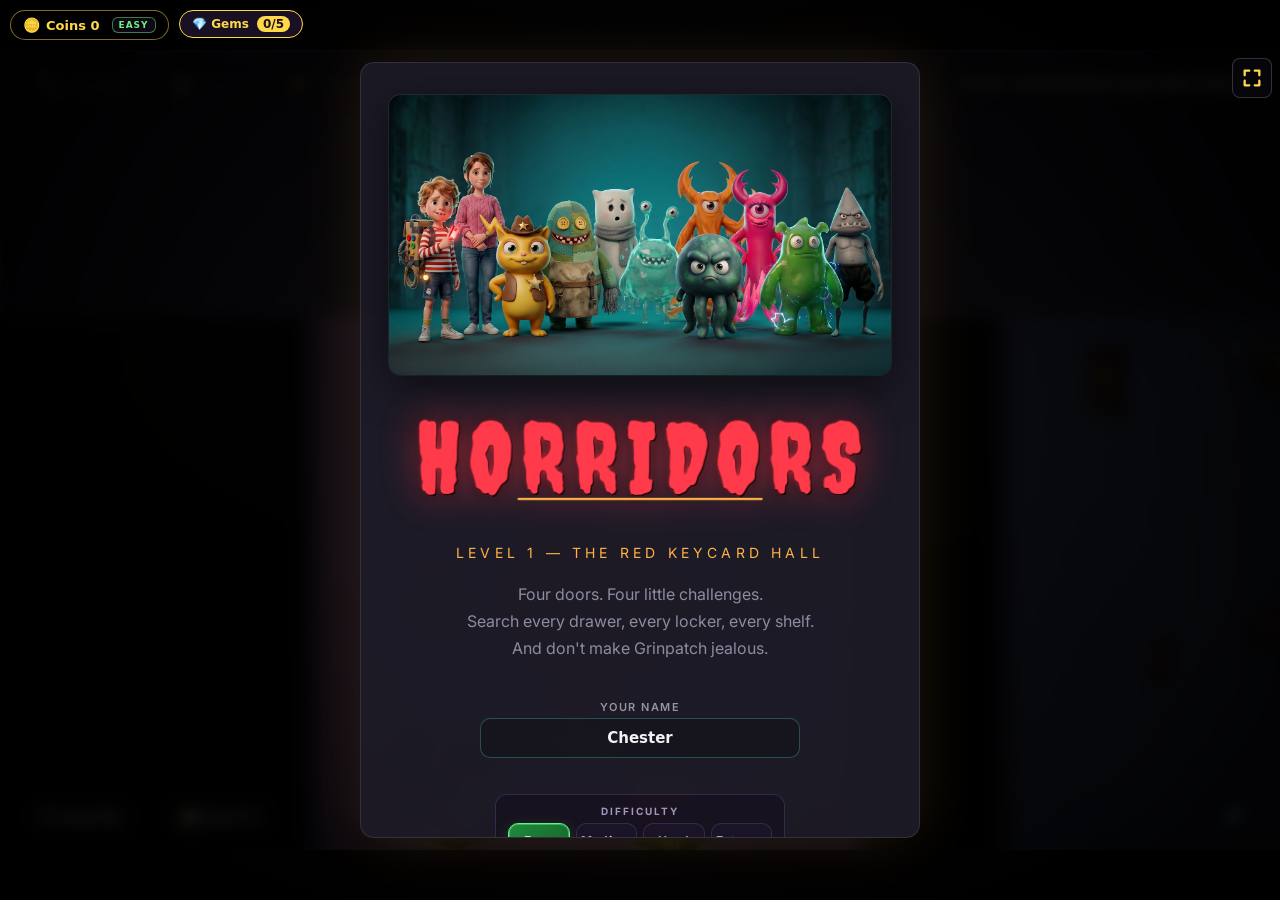
<file: index.html>
<!doctype html>
<html lang="en">
  <head>
    <meta charset="UTF-8" />
    <meta name="viewport" content="width=device-width, initial-scale=1.0, user-scalable=no, viewport-fit=cover" />
    <meta name="mobile-web-app-capable" content="yes" />
    <meta name="apple-mobile-web-app-capable" content="yes" />
    <meta name="apple-mobile-web-app-status-bar-style" content="black-translucent" />
    <meta name="theme-color" content="#07070b" />
    <meta name="application-name" content="Horridors" />
    <meta name="apple-mobile-web-app-title" content="Horridors" />
    <meta name="description" content="Horridors — a kid-friendly horror adventure. Chester must face the Horridors to rescue his Mum. 8 levels, play free in your browser. Designed by Chester Edmunds, age 7. Built by his dad using AI." />

    <!-- Canonical -->
    <link rel="canonical" href="https://horridors.com/" />

    <!-- Open Graph (Facebook / WhatsApp / Discord / iMessage / LinkedIn) -->
    <meta property="og:type" content="website" />
    <meta property="og:site_name" content="Horridors" />
    <meta property="og:url" content="https://horridors.com/" />
    <meta property="og:title" content="Horridors — a kid-friendly horror adventure" />
    <meta property="og:description" content="Chester must face the Horridors to rescue his Mum. 8 levels, play free in your browser. Designed by Chester Edmunds, age 7. Built by his dad using AI." />
    <meta property="og:image" content="https://horridors.com/og-image.png" />
    <meta property="og:image:width" content="1200" />
    <meta property="og:image:height" content="630" />
    <meta property="og:image:alt" content="The Horridors cast: Chester, Mum and the monsters." />
    <meta property="og:locale" content="en_GB" />

    <!-- Twitter / X -->
    <meta name="twitter:card" content="summary_large_image" />
    <meta name="twitter:title" content="Horridors — a kid-friendly horror adventure" />
    <meta name="twitter:description" content="Chester must face the Horridors to rescue his Mum. 8 levels, play free. Designed by Chester Edmunds, age 7. Built by his dad using AI." />
    <meta name="twitter:image" content="https://horridors.com/og-image.png" />
    <meta name="twitter:image:alt" content="The Horridors cast: Chester, Mum and the monsters." />

    <link rel="manifest" href="./manifest.webmanifest" />
    <link rel="icon" type="image/svg+xml" href="./icon.svg" />
    <link rel="apple-touch-icon" href="./icon-192.png" />
    <title>Horridors — Level 1: The Red Keycard Hall</title>
    <link rel="preconnect" href="https://fonts.googleapis.com" />
    <link rel="preconnect" href="https://fonts.gstatic.com" crossorigin />
    <link
      href="https://fonts.googleapis.com/css2?family=Creepster&family=Inter:wght@400;500;600;700&display=swap"
      rel="stylesheet"
    />
    <link rel="stylesheet" href="./styles.css" />
  </head>
  <body>
    <div id="game-root">
      <div id="game-frame">
        <canvas id="game" width="960" height="600"></canvas>

        <!-- Fullscreen toggle (always visible, top-right) -->
        <button id="fullscreen-btn" type="button" aria-label="Toggle fullscreen" title="Fullscreen (F)">
          <svg viewBox="0 0 24 24" width="22" height="22" fill="none" stroke="currentColor" stroke-width="2.5" stroke-linecap="round" stroke-linejoin="round" aria-hidden="true">
            <path class="fs-enter" d="M4 9V4h5M20 9V4h-5M4 15v5h5M20 15v5h-5"/>
            <path class="fs-exit" d="M9 4H4v5M15 4h5v5M9 20H4v-5M15 20h5v-5" style="display:none"/>
          </svg>
        </button>

        <!-- HUD: inventory + objective -->
        <div id="hud" class="ui-layer">
          <div class="hud-left">
            <div class="hud-item" id="hud-flashlight">
              <span class="hud-icon">🔦</span>
              <span class="hud-label">Flashlight</span>
            </div>
            <div class="hud-item" id="hud-battery">
              <span class="hud-icon">🔋</span>
              <span class="hud-label">Battery</span>
            </div>
            <div class="hud-item" id="hud-key1">
              <span class="hud-icon">🗝️</span>
              <span class="hud-label">Toy Room Key</span>
            </div>
            <div class="hud-item" id="hud-key2">
              <span class="hud-icon">🗝️</span>
              <span class="hud-label">Library Key</span>
            </div>
            <div class="hud-item" id="hud-keycard">
              <span class="hud-icon">🔑</span>
              <span class="hud-label">Red Keycard</span>
            </div>
          </div>
          <div class="hud-right">
            <div class="hud-objective" id="hud-objective">Find a way into one of the doors.</div>
          </div>
        </div>

        <!-- Persistent coin pill (outside #hud so it's always visible) -->
        <div id="hud-coins" class="ui-layer">
          <span class="hud-icon">🪙</span>
          <span class="hud-label">Coins 0</span>
          <span class="difficulty-badge" data-difficulty-badge data-tier="easy">Easy</span>
        </div>

        <!-- Subtitle / speaker line -->
        <div id="subtitle" class="ui-layer"></div>

        <!-- Interaction prompt -->
        <div id="prompt" class="ui-layer"></div>

        <!-- Tasks / Checklist drawer -->
        <button id="btn-tasks" class="ui-layer" aria-label="Tasks (T)">✅ Tasks (T)</button>
        <div id="overlay-tasks" class="overlay hidden">
          <div class="overlay-content notes-panel">
            <div class="notes-title" id="tasks-title">Tasks</div>
            <ul id="tasks-list" class="tasks-list"></ul>
            <button id="btn-tasks-close" class="btn-ghost">Close (T / Esc)</button>
          </div>
        </div>

        <!-- Clues drawer (was 'Notes' — renamed for clarity per user feedback) -->
        <button id="btn-notes" class="ui-layer" aria-label="Clues (N)">🔍 Clues (N)</button>
        <div id="overlay-notes" class="overlay hidden">
          <div class="overlay-content notes-panel">
            <div class="notes-title">Clues you've found</div>
            <div id="notes-list" class="notes-list"></div>
            <button id="btn-notes-close" class="btn-ghost">Close (N)</button>
          </div>
        </div>

        <!-- Chase timer bar -->
        <div id="chase-bar" class="ui-layer hidden">
          <div class="chase-bar-fill"></div>
          <div class="chase-bar-label">REACH THE SCANNER DOOR</div>
        </div>

        <!-- Hide indicator -->
        <div id="hide-indicator" class="ui-layer hidden">🙈 Hidden — hold still</div>

        <!-- Overlay: opening cutscene (Welcome to Horridors) -->
        <div id="overlay-intro" class="overlay hidden">
          <div class="overlay-content comic-panel intro-panel">
            <div class="comic-banner">
              <div class="comic-title">Welcome to Horridors</div>
              <div class="comic-issue">A story for Chester — Issue #0</div>
            </div>
            <div class="comic-strip intro-strip">
              <!-- Panel 1: Daycare at dusk, Mother waving -->
              <figure class="comic-frame">
                <div class="comic-caption top">One afternoon at the Horridor Day Care…</div>
                <svg viewBox="0 0 200 160" preserveAspectRatio="xMidYMid slice" aria-hidden="true">
                  <defs>
                    <linearGradient id="introSky" x1="0" y1="0" x2="0" y2="1">
                      <stop offset="0%" stop-color="#4a2f5a"/>
                      <stop offset="100%" stop-color="#a05a70"/>
                    </linearGradient>
                  </defs>
                  <rect width="200" height="160" fill="url(#introSky)"/>
                  <!-- daycare building -->
                  <rect x="30" y="60" width="140" height="80" fill="#3a2a3a" stroke="#1a0a1a" stroke-width="1.5"/>
                  <polygon points="20,60 100,28 180,60" fill="#2a1a2a" stroke="#0a000a" stroke-width="1.5"/>
                  <rect x="55" y="80" width="22" height="22" fill="#f5c948"/>
                  <rect x="123" y="80" width="22" height="22" fill="#f5c948"/>
                  <rect x="90" y="95" width="20" height="45" fill="#5a3a1a" stroke="#1a0a00"/>
                  <text x="100" y="54" text-anchor="middle" font-family="Creepster, cursive" font-size="10" fill="#f5e0a8">HORRIDOR DAY CARE</text>
                  <!-- mom in pink at window waving -->
                  <g transform="translate(66 82)">
                    <circle cx="0" cy="0" r="4" fill="#ffe0c2"/>
                    <rect x="-4" y="3" width="8" height="10" fill="#ff5fa2"/>
                    <rect x="4" y="4" width="4" height="2" fill="#ffe0c2"/>
                  </g>
                  <!-- player kid outside -->
                  <g transform="translate(100 130)">
                    <circle cx="0" cy="-8" r="3" fill="#ffe0c2"/>
                    <rect x="-3" y="-5" width="6" height="8" fill="#f5c948"/>
                  </g>
                </svg>
                <div class="comic-speech left">Bye Mum!</div>
              </figure>

              <!-- Panel 2: The monsters take over -->
              <figure class="comic-frame">
                <div class="comic-caption top">…but the monsters came out to play.</div>
                <svg viewBox="0 0 200 160" preserveAspectRatio="xMidYMid slice" aria-hidden="true">
                  <defs>
                    <radialGradient id="introDark" cx="50%" cy="50%" r="80%">
                      <stop offset="0%" stop-color="#2a0a1a"/>
                      <stop offset="100%" stop-color="#080004"/>
                    </radialGradient>
                  </defs>
                  <rect width="200" height="160" fill="url(#introDark)"/>
                  <!-- Grinpatch silhouette (L1 monster) -->
                  <g transform="translate(45 80)">
                    <ellipse cx="0" cy="18" rx="16" ry="28" fill="#3a0a14" stroke="#8a0a1a" stroke-width="1.5"/>
                    <circle cx="-5" cy="5" r="2" fill="#fff"/>
                    <circle cx="5" cy="5" r="2" fill="#fff"/>
                    <path d="M-8 18 Q0 28 8 18" stroke="#fff" stroke-width="1.5" fill="none"/>
                    <path d="M-6 20 L-4 25 M-2 20 L0 25 M2 20 L4 25 M4 20 L6 25" stroke="#fff" stroke-width="0.8"/>
                  </g>
                  <!-- Drip (L2) -->
                  <g transform="translate(100 75)">
                    <path d="M-12 40 C -18 8 -10 -4 0 -6 C 10 -4 18 8 12 40 Z" fill="#0a1a24" stroke="#1a3a4a" stroke-width="1.5"/>
                    <circle cx="-4" cy="10" r="2" fill="#8cdcff"/>
                    <circle cx="4" cy="10" r="2" fill="#8cdcff"/>
                  </g>
                  <!-- Ex Preshon (L3) -->
                  <g transform="translate(155 80)">
                    <ellipse cx="0" cy="16" rx="14" ry="26" fill="#1a0030" stroke="#6a30a0" stroke-width="1.5"/>
                    <circle cx="-4" cy="4" r="3" fill="#ffb0d0"/>
                    <circle cx="4" cy="4" r="3" fill="#ffb0d0"/>
                    <path d="M-6 16 Q 0 10 6 16" stroke="#ffb0d0" stroke-width="1.5" fill="none"/>
                  </g>
                  <text x="100" y="30" text-anchor="middle" font-family="Creepster, cursive" font-size="14" fill="#ff6080">THE HORRIDORS</text>
                </svg>
                <div class="comic-speech right">…we see you…</div>
              </figure>

              <!-- Panel 3: Mother trapped -->
              <figure class="comic-frame">
                <div class="comic-caption top">They took your mother somewhere deep inside.</div>
                <svg viewBox="0 0 200 160" preserveAspectRatio="xMidYMid slice" aria-hidden="true">
                  <rect width="200" height="160" fill="#0a0410"/>
                  <!-- cell bars -->
                  <g stroke="#6a6a7a" stroke-width="3">
                    <line x1="50" y1="30" x2="50" y2="150"/>
                    <line x1="80" y1="30" x2="80" y2="150"/>
                    <line x1="110" y1="30" x2="110" y2="150"/>
                    <line x1="140" y1="30" x2="140" y2="150"/>
                    <line x1="170" y1="30" x2="170" y2="150"/>
                  </g>
                  <!-- mom in pink, sad -->
                  <g transform="translate(100 95)">
                    <circle cx="0" cy="-18" r="10" fill="#ffe0c2" stroke="#6a4a30" stroke-width="1.5"/>
                    <path d="M-10 -24 Q 0 -30 10 -24 L 10 -14 L -10 -14 Z" fill="#8a5a3a"/>
                    <rect x="-10" y="-8" width="20" height="26" fill="#ff5fa2" stroke="#a02060" stroke-width="1.5" rx="3"/>
                    <rect x="-10" y="18" width="20" height="14" fill="#3a2a5a"/>
                    <circle cx="-3" cy="-18" r="1.5" fill="#1a1a1a"/>
                    <circle cx="3" cy="-18" r="1.5" fill="#1a1a1a"/>
                    <path d="M-3 -12 Q 0 -14 3 -12" stroke="#1a1a1a" stroke-width="1" fill="none"/>
                  </g>
                  <text x="100" y="25" text-anchor="middle" font-family="Inter, sans-serif" font-size="10" fill="#ffb0d0" font-weight="700">— deep in the daycare —</text>
                </svg>
                <div class="comic-speech left">…help…</div>
              </figure>

              <!-- Panel 4: The coins -->
              <figure class="comic-frame">
                <div class="comic-caption top">Trust the coins. They were hers.</div>
                <svg viewBox="0 0 200 160" preserveAspectRatio="xMidYMid slice" aria-hidden="true">
                  <rect width="200" height="160" fill="#1a1026"/>
                  <!-- scattered coins with glow -->
                  <g>
                    <circle cx="40" cy="50" r="20" fill="#f5c948" stroke="#a07a00" stroke-width="2"/>
                    <text x="40" y="55" text-anchor="middle" font-family="Inter, sans-serif" font-size="14" fill="#6a4a00" font-weight="700">M</text>
                    <circle cx="100" cy="80" r="24" fill="#f5c948" stroke="#a07a00" stroke-width="2"/>
                    <text x="100" y="86" text-anchor="middle" font-family="Inter, sans-serif" font-size="16" fill="#6a4a00" font-weight="700">M</text>
                    <circle cx="160" cy="55" r="18" fill="#f5c948" stroke="#a07a00" stroke-width="2"/>
                    <text x="160" y="60" text-anchor="middle" font-family="Inter, sans-serif" font-size="12" fill="#6a4a00" font-weight="700">M</text>
                    <circle cx="60" cy="120" r="14" fill="#f5c948" stroke="#a07a00" stroke-width="2"/>
                    <circle cx="130" cy="130" r="16" fill="#f5c948" stroke="#a07a00" stroke-width="2"/>
                  </g>
                  <!-- sparkles -->
                  <g stroke="#fff2a0" stroke-width="1.5" stroke-linecap="round">
                    <line x1="25" y1="30" x2="30" y2="35"/>
                    <line x1="75" y1="95" x2="80" y2="100"/>
                    <line x1="145" y1="115" x2="150" y2="120"/>
                  </g>
                </svg>
                <div class="comic-speech right">clink…</div>
              </figure>

              <!-- Panel 5: The mission -->
              <figure class="comic-frame">
                <div class="comic-caption top">Your job: beat the monsters. Save Mum.</div>
                <svg viewBox="0 0 200 160" preserveAspectRatio="xMidYMid slice" aria-hidden="true">
                  <defs>
                    <radialGradient id="introHero" cx="30%" cy="40%" r="80%">
                      <stop offset="0%" stop-color="#3a1a4a"/>
                      <stop offset="100%" stop-color="#05000a"/>
                    </radialGradient>
                  </defs>
                  <rect width="200" height="160" fill="url(#introHero)"/>
                  <!-- hero kid with flashlight beam -->
                  <path d="M60 90 L 200 40 L 200 140 Z" fill="#fff2a0" opacity="0.22"/>
                  <g transform="translate(50 95)">
                    <rect x="-3" y="-18" width="6" height="2" fill="#2a1a2a"/>
                    <circle cx="0" cy="-12" r="7" fill="#ffe0c2" stroke="#6a4a30" stroke-width="1.5"/>
                    <rect x="-8" y="-5" width="16" height="22" fill="#f5c948" stroke="#6b4e00" stroke-width="1.5" rx="2"/>
                    <rect x="-8" y="17" width="16" height="12" fill="#3a2a5a"/>
                    <circle cx="-2" cy="-12" r="1.2" fill="#1a1a1a"/>
                    <circle cx="2" cy="-12" r="1.2" fill="#1a1a1a"/>
                    <!-- flashlight in hand -->
                    <rect x="8" y="0" width="8" height="4" fill="#6a6a7a"/>
                  </g>
                  <text x="100" y="25" text-anchor="middle" font-family="Creepster, cursive" font-size="16" fill="#ffe0a0">BRING HER HOME</text>
                </svg>
                <div class="comic-speech left">I'm coming, Mum.</div>
              </figure>
            </div>
            <div class="intro-rules">
              <div><b>Trust the coins.</b> Collect every one — you'll need them later.</div>
              <div><b>Fear the monsters.</b> Each one is scared of something different.</div>
              <div><b>Find your way deeper</b> to find Mum.</div>
            </div>
            <button id="btn-intro-close" class="btn-primary">Let's go (E or Space)</button>
          </div>
        </div>

        <!-- Overlay: Mother glimpse (brief peek) -->
        <div id="overlay-mother" class="overlay hidden">
          <div class="overlay-content note-panel mother-panel">
            <div class="mother-cage-scene" aria-hidden="true">
              <img src="./characters/mum.png" alt="" class="mother-cage-mum" />
              <svg viewBox="0 0 200 200" width="200" height="200" class="mother-cage-bars" aria-hidden="true">
                <g stroke="#5a5a6a" stroke-width="4" stroke-linecap="round">
                  <line x1="30" y1="8" x2="30" y2="192"/>
                  <line x1="70" y1="8" x2="70" y2="192"/>
                  <line x1="110" y1="8" x2="110" y2="192"/>
                  <line x1="150" y1="8" x2="150" y2="192"/>
                  <line x1="190" y1="8" x2="190" y2="192"/>
                </g>
                <rect x="4" y="4" width="192" height="192" fill="none" stroke="#3a3a44" stroke-width="4" rx="6"/>
              </svg>
            </div>
            <div class="note-paper" style="margin-top: 12px;">
              <div class="note-title">Mum?</div>
              <div class="note-text" id="mother-text">You see her behind bars for just a moment — pink sweater, scared eyes. She whispers: "Keep going. Don't come back empty-handed." Then she's gone again, deeper in.</div>
            </div>
            <button id="btn-mother-close" class="btn-primary">Keep going (E or Space)</button>
          </div>
        </div>

        <!-- Overlay: title screen -->
        <div id="overlay-title" class="overlay">
          <div class="overlay-content">
            <img src="./characters/cast-poster.png" alt="Horridors cast" class="title-cast-poster" />
            <div class="title-brand"><img src="./logo.png" alt="HORRIDORS" class="title-brand-logo" width="2048" height="597" /></div>
            <div class="title-sub">Level 1 — The Red Keycard Hall</div>
            <div class="title-body">
              Four doors. Four little challenges.<br />
              Search every drawer, every locker, every shelf.<br />
              And don't make Grinpatch jealous.
            </div>
            <div class="start-buttons" style="display:flex;flex-direction:column;align-items:center;gap:8px;margin-top:6px;">
              <button id="btn-continue" class="btn-primary" style="display:none;background:linear-gradient(180deg,#5a8d4d,#3a6e2e) !important;border-color:#7ee2a8;">▶ Continue <span id="btn-continue-label" style="opacity:0.85;font-weight:500;font-size:13px;"></span></button>
              <button id="btn-start" class="btn-primary">Enter the Corridor</button>
              <button id="btn-newgame" class="btn-ghost" style="display:none;font-size:12px;opacity:0.7;padding:6px 12px;">Start a New Game (clears save)</button>
            </div>
            <div class="level-jump">
              <div class="level-jump-label">Choose your level</div>
              <div class="level-jump-row">
                <button id="btn-jump-l1" class="btn-ghost">▶ Level 1</button>
                <button id="btn-jump-l2" class="btn-ghost">▶ Level 2</button>
                <button id="btn-jump-l3" class="btn-ghost">▶ Level 3</button>
                <button id="btn-jump-l4" class="btn-ghost">▶ Level 4</button>
                <button id="btn-jump-l5" class="btn-ghost">▶ Level 5</button>
                <button id="btn-jump-l6" class="btn-ghost">▶ Level 6</button>
                <button id="btn-jump-l7" class="btn-ghost">▶ Level 7</button>
                <button id="btn-jump-l8" class="btn-ghost">▶ Level 8</button>
              </div>
            </div>
            <div class="controls-hint">
              <div><b>WASD</b> or <b>Arrow Keys</b> to move</div>
              <div><b>E</b> or <b>Space</b> to interact · <b>F</b> flashlight · <b>N</b> clues · <b>M</b> mute</div>
            </div>
            <div class="title-leaderboard-row">
              <button id="btn-open-leaderboard" class="btn-ghost">⏱ Leaderboard — fastest runs</button>
            </div>
          </div>
        </div>

        <!-- Overlay: picture puzzle -->
        <div id="overlay-puzzle" class="overlay hidden">
          <div class="overlay-content puzzle-panel">
            <div class="puzzle-title">PICTURE LOCK</div>
            <div class="puzzle-sub" id="puzzle-sub">
              Watch the sequence, then repeat it.
            </div>
            <div class="puzzle-sequence" id="puzzle-sequence">
              <div class="seq-dot" data-i="0"></div>
              <div class="seq-dot" data-i="1"></div>
              <div class="seq-dot" data-i="2"></div>
              <div class="seq-dot" data-i="3"></div>
            </div>
            <div class="puzzle-frames">
              <button class="frame-btn" data-symbol="moon" aria-label="moon">
                <svg viewBox="0 0 64 64">
                  <path d="M42 14a22 22 0 1 0 8 24 18 18 0 0 1-8-24z" fill="#f5e6a8" stroke="#1a1a22" stroke-width="2" />
                </svg>
                <span>moon</span>
              </button>
              <button class="frame-btn" data-symbol="eye" aria-label="eye">
                <svg viewBox="0 0 64 64">
                  <path d="M4 32s10-16 28-16 28 16 28 16-10 16-28 16S4 32 4 32z" fill="#ffffff" stroke="#1a1a22" stroke-width="2" />
                  <circle cx="32" cy="32" r="8" fill="#1a1a22" />
                  <circle cx="35" cy="29" r="2" fill="#ffffff" />
                </svg>
                <span>eye</span>
              </button>
              <button class="frame-btn" data-symbol="key" aria-label="key">
                <svg viewBox="0 0 64 64">
                  <circle cx="20" cy="32" r="10" fill="none" stroke="#f5c542" stroke-width="4" />
                  <path d="M30 32h28m-6 0v8m-8-8v6" stroke="#f5c542" stroke-width="4" fill="none" stroke-linecap="round" />
                </svg>
                <span>key</span>
              </button>
              <button class="frame-btn" data-symbol="smile" aria-label="smile">
                <svg viewBox="0 0 64 64">
                  <circle cx="32" cy="32" r="24" fill="#ffd94a" stroke="#1a1a22" stroke-width="2" />
                  <circle cx="24" cy="27" r="3" fill="#1a1a22" />
                  <circle cx="40" cy="27" r="3" fill="#1a1a22" />
                  <path d="M22 38c3 5 7 7 10 7s7-2 10-7" stroke="#1a1a22" stroke-width="3" fill="none" stroke-linecap="round" />
                </svg>
                <span>smile</span>
              </button>
            </div>
            <div class="puzzle-status" id="puzzle-status"></div>
            <button id="btn-puzzle-close" class="btn-ghost">Back away (Esc)</button>
          </div>
        </div>

        <!-- Overlay: combination lock -->
        <div id="overlay-combo" class="overlay hidden">
          <div class="overlay-content combo-panel">
            <div class="combo-title">COMBINATION LOCK</div>
            <div class="combo-sub" id="combo-sub">Find the 3-digit code somewhere in the rooms.</div>
            <div class="combo-dials">
              <div class="dial">
                <button class="dial-btn" data-d="0" data-dir="1">▲</button>
                <div class="dial-num" id="d0">0</div>
                <button class="dial-btn" data-d="0" data-dir="-1">▼</button>
              </div>
              <div class="dial">
                <button class="dial-btn" data-d="1" data-dir="1">▲</button>
                <div class="dial-num" id="d1">0</div>
                <button class="dial-btn" data-d="1" data-dir="-1">▼</button>
              </div>
              <div class="dial">
                <button class="dial-btn" data-d="2" data-dir="1">▲</button>
                <div class="dial-num" id="d2">0</div>
                <button class="dial-btn" data-d="2" data-dir="-1">▼</button>
              </div>
            </div>
            <button id="btn-combo-try" class="btn-primary">Try Combination</button>
            <div class="combo-status" id="combo-status"></div>
            <button id="btn-combo-close" class="btn-ghost">Back away (Esc)</button>
          </div>
        </div>

        <!-- Overlay: note reader -->
        <div id="overlay-note" class="overlay hidden">
          <div class="overlay-content note-panel">
            <div class="note-paper">
              <div class="note-title" id="note-title">A scrap of paper</div>
              <div class="note-text" id="note-text"></div>
            </div>
            <button id="btn-note-close" class="btn-primary">Pocket it (E)</button>
          </div>
        </div>

        <!-- Overlay: end of level 1 -->
        <div id="overlay-end" class="overlay hidden">
          <div class="overlay-content end-panel">
            <div class="end-title">LEVEL 1 COMPLETE</div>
            <div class="end-sub">You survived Grinpatch.</div>
            <div class="reward-chest" id="reward-chest"></div>
            <div class="end-speaker">"More doors are waiting… and something down below is humming your name."</div>
            <div class="tip-box" style="margin:14px auto 0;max-width:480px;padding:12px 14px;background:rgba(126,226,168,0.08);border:1px solid rgba(126,226,168,0.35);border-radius:10px;color:#c6efd0;font-size:13px;line-height:1.55;text-align:left;">
              <b style="color:#ffd866">🧤 Tip:</b> Down in the Sublevel there's a clunky invention called the <b>GRABPACK</b> — a backpack with a stretchy glove. Search the <b>tool locker in the Pipe Room</b> to find it. Once you have it, press <b>1–5</b> to pick an element, then <b>E</b> to use it.
            </div>
            <div class="end-buttons">
              <button id="btn-level2" class="btn-primary">Descend to Level 2 ▼</button>
              <button id="btn-replay" class="btn-ghost">Play Level 1 Again</button>
            </div>
          </div>
        </div>

        <!-- Overlay: Continue / Restart prompt when re-entering an in-progress level -->
        <div id="overlay-resume" class="overlay hidden">
          <div class="overlay-content" style="max-width:460px;">
            <div class="end-title" id="resume-title" style="font-size:28px;">LEVEL IN PROGRESS</div>
            <div class="end-sub" style="margin:10px 0 18px;">You already started this level. Pick up where you left off, or start over?</div>
            <div class="end-buttons" style="display:flex;flex-direction:column;gap:10px;max-width:300px;margin:0 auto;">
              <button id="btn-resume-continue" class="btn-primary">▶ Continue</button>
              <button id="btn-resume-restart" class="btn-ghost">↺ Restart Level</button>
              <button id="btn-resume-cancel" class="btn-ghost" style="opacity:0.7;">Back to Menu</button>
            </div>
          </div>
        </div>

        <!-- Overlay: Level 2 title -->
        <div id="overlay-l2-title" class="overlay hidden">
          <div class="overlay-content l2-title-panel">
            <div class="title-brand l2">SUBLEVEL</div>
            <div class="title-sub l2">Level 2 — The Flooded Sublevel</div>
            <div class="title-body">
              The elevator clunks to a stop. Water laps at the door.<br />
              Something green is bonking the glass of a nearby tank.<br />
              Maybe it wants to help.
            </div>
            <div class="title-body" style="margin-top:18px;font-size:13px;line-height:1.55;color:#a9c9c2;text-align:left;max-width:520px;margin-left:auto;margin-right:auto;">
              <b style="color:#7ee2a8">How to escape:</b>
              <ol style="margin:6px 0 0 18px;padding:0;">
                <li>Find <b>Inky Bin</b> — search the big tank in the <b>Aquarium</b> (left of spawn).</li>
                <li>Find the <b>pipe order</b> (hub board + aquarium clues) and use the <b>Pipe Sequencer</b>.</li>
                <li>Collect <b>3 valve handles</b> — one in each room.</li>
                <li>Read <b>3 gauges</b> — red, blue, yellow (values change each run).</li>
                <li>Open the <b>Control Panel</b> in the Control Room and dial in the readings.</li>
                <li>Climb the <b>exit stairs</b> that appear in the hub.</li>
              </ol>
              <div style="margin-top:10px;color:#cfe9df;"><b>The Drip</b> is faster in darkness — but <b>Inky Bin scares him off</b>. Stay together.</div>
            </div>
            <button id="btn-l2-start" class="btn-primary">Step Into the Water</button>
            <div class="controls-hint">
              <div><b>WASD</b> move · <b>E/Space</b> interact · <b>F</b> flashlight</div>
              <div><b>N</b> clues · <b>M</b> mute · <b>Shift</b> sprint short burst</div>
            </div>
          </div>
        </div>

        <!-- Overlay: Level 3 title -->
        <div id="overlay-l3-title" class="overlay hidden">
          <div class="overlay-content l3-title-panel">
            <div class="title-brand l3">BACK HOME</div>
            <div class="title-sub l3">Level 3 — The Corridor, Changed</div>
            <div class="title-body">
              You climb back to the corridor. Red emergency lights pulse.<br />
              Walls have shifted. Something is in here with you —<br />
              a tattered orange shape with <b style="color:#ffae5a">one big scribbled eye</b>.
            </div>
            <div class="title-body" style="margin-top:14px;padding:10px 14px;background:rgba(255,174,90,0.08);border:1px solid rgba(255,174,90,0.3);border-radius:10px;font-size:13px;line-height:1.55;color:#ffc89a;max-width:520px;margin-left:auto;margin-right:auto;">
              💡 <b>Why is it so dark?</b> Every bulb is <b>smashed</b>. Ex Preshon <b>hates light</b> — he broke them all before you got here. Your flashlight is your only friend.
            </div>
            <div class="title-body" style="margin-top:18px;font-size:13px;line-height:1.55;color:#e5b29a;text-align:left;max-width:520px;margin-left:auto;margin-right:auto;">
              <b style="color:#ff7a5a">Meet EX PRESHON</b> — the Orange Watcher
              <ul style="margin:6px 0 0 18px;padding:0;">
                <li><b>Stare at him</b> (face him, keep flashlight on): he FREEZES.</li>
                <li><b>Look away</b> (turn your back): he CHARGES.</li>
                <li>Blink too long and he's inches from your face.</li>
              </ul>
              <b style="color:#ff7a5a;display:block;margin-top:10px;">How to escape Level 3:</b>
              <ol style="margin:6px 0 0 18px;padding:0;">
                <li>Find <b>3 fuses</b> hidden in the rooms (search carefully).</li>
                <li>Solve the <b>Reflection Puzzle</b> in the Library (mirror symbols).</li>
                <li>Crack the <b>4-digit exit code</b> from fuse-box clues.</li>
                <li>Enter the code at the <b>corridor exit</b>.</li>
              </ol>
            </div>
            <button id="btn-l3-start" class="btn-primary">Step Back Into the Corridor</button>
            <div class="controls-hint">
              <div><b>WASD</b> move · <b>E/Space</b> interact · <b>F</b> flashlight</div>
              <div>Keep the flashlight on <b>Ex Preshon</b> — but collect items fast</div>
            </div>
          </div>
        </div>

        <!-- Overlay: Level 3 end -->
        <div id="overlay-l3-end" class="overlay hidden">
          <div class="overlay-content end-panel">
            <div class="end-title l3">LEVEL 3 COMPLETE</div>
            <div class="end-sub">The corridor door swings open. Morning light.</div>
            <div class="reward-chest" id="l3-reward-chest"></div>
            <div class="end-speaker">"You looked it in the eye. You made it home."</div>
            <div class="end-buttons">
              <button id="btn-l3-comic" class="btn-ghost">📖 View Comic — Ex Preshon: Origin</button>
              <button id="btn-l3-replay" class="btn-ghost">Replay Level 3</button>
              <button id="btn-l3-next" class="btn-primary">Descend to Level 4 →</button>
            </div>
          </div>
        </div>

        <!-- Overlay: Ex Preshon Origin comic (unlocked in L3 end / treasure) -->
        <div id="overlay-l3-comic" class="overlay hidden">
          <div class="overlay-content comic-panel">
            <div class="comic-banner">
              <div class="comic-badge" id="l3-comic-badge">NEW COLLECTIBLE</div>
              <div class="comic-title">Ex Preshon: Origin</div>
              <div class="comic-issue">Chester finds the truth — Level 4 tease</div>
            </div>
            <div class="comic-strip">
              <!-- Panel 1: Chester finds a yearbook -->
              <figure class="comic-frame" id="l3-comic-p1">
                <div class="comic-caption top">Chester pries open the last box…</div>
                <svg viewBox="0 0 200 160" preserveAspectRatio="xMidYMid slice" aria-hidden="true">
                  <defs>
                    <radialGradient id="l3bg1" cx="45%" cy="50%" r="80%">
                      <stop offset="0%" stop-color="#3a2a1a"/>
                      <stop offset="100%" stop-color="#0a0604"/>
                    </radialGradient>
                    <radialGradient id="l3p1-lightcone" cx="50%" cy="25%" r="60%">
                      <stop offset="0%" stop-color="#ffd27a" stop-opacity="0.55"/>
                      <stop offset="100%" stop-color="#ffd27a" stop-opacity="0"/>
                    </radialGradient>
                  </defs>
                  <rect width="200" height="160" fill="url(#l3bg1)"/>
                  <!-- attic light cone from bulb -->
                  <ellipse class="anim-flicker-cone" cx="100" cy="40" rx="70" ry="70" fill="url(#l3p1-lightcone)"/>
                  <!-- ceiling bulb on a wire -->
                  <line x1="100" y1="0" x2="100" y2="18" stroke="#1a0e04" stroke-width="0.8"/>
                  <circle class="anim-bulb" cx="100" cy="22" r="3" fill="#ffd27a"/>
                  <!-- attic floor planks -->
                  <g stroke="#2a1808" stroke-width="1" opacity="0.5">
                    <line x1="0" y1="130" x2="200" y2="130"/>
                    <line x1="0" y1="145" x2="200" y2="145"/>
                  </g>
                  <!-- dusty box -->
                  <rect x="70" y="95" width="80" height="40" fill="#6a4a2a" stroke="#1a0e04" stroke-width="1.5"/>
                  <rect x="72" y="92" width="76" height="6" fill="#7a5a3a"/>
                  <!-- yearbook photo coming out of box (animated rise) -->
                  <g class="anim-yearbook" transform="translate(110 88)">
                    <rect x="-20" y="-12" width="40" height="28" fill="#e8dcc0" stroke="#1a0e04" stroke-width="1.2"/>
                    <rect x="-17" y="-9" width="34" height="16" fill="#2a3040"/>
                    <text x="0" y="13" text-anchor="middle" fill="#3a2a14" font-family="'Courier New',monospace" font-size="3.5" font-weight="bold">YEARBOOK 1997</text>
                    <!-- tiny boy+teacher thumbnails inside photo -->
                    <circle cx="-7" cy="-2" r="2.6" fill="#e8c69a"/>
                    <rect x="-9" y="-4" width="3.5" height="1.8" fill="#1a0e04"/>
                    <circle cx="7" cy="-2" r="2.8" fill="#f0ccb0"/>
                    <path d="M4 -4.5 Q 7 -7 10 -4.5" stroke="#ff6fb8" stroke-width="1.6" fill="none"/>
                  </g>
                  <!-- Chester (hero character PNG) peering in -->
                  <image class="anim-chester-peer" href="./characters/chester.png" x="12" y="58" width="56" height="80" preserveAspectRatio="xMidYMax meet"/>
                  <!-- dust motes -->
                  <g fill="#f5d8a0">
                    <circle class="anim-mote anim-mote-1" cx="60" cy="40" r="0.8"/>
                    <circle class="anim-mote anim-mote-2" cx="130" cy="55" r="1"/>
                    <circle class="anim-mote anim-mote-3" cx="160" cy="30" r="0.8"/>
                    <circle class="anim-mote anim-mote-4" cx="100" cy="60" r="0.6"/>
                  </g>
                  <!-- attic light flicker -->
                  <rect class="anim-flicker" x="0" y="0" width="200" height="160" fill="#ffd27a" opacity="0" pointer-events="none"/>
                </svg>
                <div class="comic-speech right">a yearbook…?</div>
              </figure>
              <!-- Panel 2: the photo — boy and teacher -->
              <figure class="comic-frame" id="l3-comic-p2">
                <div class="comic-caption top">Before he was a horridor, he was a boy.</div>
                <svg viewBox="0 0 200 160" preserveAspectRatio="xMidYMid slice" aria-hidden="true">
                  <defs>
                    <linearGradient id="l3bg2" x1="0" y1="0" x2="0" y2="1">
                      <stop offset="0%" stop-color="#1a2a3a"/>
                      <stop offset="100%" stop-color="#0a0406"/>
                    </linearGradient>
                    <linearGradient id="l3scan" x1="0" y1="0" x2="0" y2="1">
                      <stop offset="0%" stop-color="#ffffff" stop-opacity="0"/>
                      <stop offset="48%" stop-color="#ffffff" stop-opacity="0"/>
                      <stop offset="50%" stop-color="#ffffff" stop-opacity="0.8"/>
                      <stop offset="52%" stop-color="#ffffff" stop-opacity="0"/>
                      <stop offset="100%" stop-color="#ffffff" stop-opacity="0"/>
                    </linearGradient>
                    <!-- sepia fade to sell "old photo" feel -->
                    <filter id="l3p2-sepia">
                      <feColorMatrix type="matrix" values="0.55 0.45 0.18 0 0.05  0.35 0.55 0.15 0 0.05  0.25 0.30 0.20 0 0.02  0 0 0 1 0"/>
                    </filter>
                  </defs>
                  <rect width="200" height="160" fill="url(#l3bg2)"/>
                  <!-- photo border -->
                  <rect x="10" y="10" width="180" height="140" fill="#e8dcc0" stroke="#3a2a14" stroke-width="2"/>
                  <rect x="16" y="16" width="168" height="118" fill="#6a5a50"/>
                  <!-- classroom backdrop -->
                  <rect x="20" y="20" width="160" height="80" fill="#3a4a5a"/>
                  <!-- chalkboard -->
                  <rect x="30" y="24" width="60" height="40" fill="#1a2a1a" stroke="#5a4a2a" stroke-width="1"/>
                  <text class="anim-chalk" x="60" y="42" fill="#ddd" font-family="'Courier New',monospace" font-size="6" text-anchor="middle">DAY CARE</text>
                  <text class="anim-chalk anim-chalk-2" x="60" y="54" fill="#ddd" font-family="'Courier New',monospace" font-size="6" text-anchor="middle">ROLL CALL</text>
                  <!-- classroom window with warm light -->
                  <rect x="110" y="26" width="54" height="36" fill="#6a8aa0" stroke="#2a3a4a" stroke-width="1"/>
                  <line x1="137" y1="26" x2="137" y2="62" stroke="#2a3a4a" stroke-width="0.8"/>
                  <line x1="110" y1="44" x2="164" y2="44" stroke="#2a3a4a" stroke-width="0.8"/>
                  <!-- Character row (sepia-toned cast) -->
                  <g filter="url(#l3p2-sepia)">
                    <!-- young Ex Preshon (boy) — character PNG, scaled down -->
                    <image class="anim-boy" href="./characters/expreshon.png" x="44" y="54" width="48" height="70" preserveAspectRatio="xMidYMax meet"/>
                    <!-- Exlena the teacher — standing beside him -->
                    <image class="anim-exlena" href="./characters/exlena.png" x="100" y="48" width="56" height="78" preserveAspectRatio="xMidYMax meet"/>
                  </g>
                  <!-- scanline overlay -->
                  <rect class="anim-scan" x="16" y="16" width="168" height="118" fill="url(#l3scan)" opacity="0.25" pointer-events="none"/>
                  <!-- photo caption strip -->
                  <rect x="16" y="134" width="168" height="14" fill="#e8dcc0"/>
                  <text x="100" y="143" fill="#3a2a14" font-family="'Courier New',monospace" font-size="6" text-anchor="middle">DAY CARE — 1997 — MS. EXLENA &amp; STUDENT</text>
                </svg>
                <div class="comic-speech left">…that's him…</div>
              </figure>
              <!-- Panel 3: tease Level 4 — both characters silhouetted in basement -->
              <figure class="comic-frame" id="l3-comic-p3">
                <div class="comic-caption top">The basement is where it started. Level 4.</div>
                <svg viewBox="0 0 200 160" preserveAspectRatio="xMidYMid slice" aria-hidden="true">
                  <defs>
                    <radialGradient id="l3bg3" cx="50%" cy="40%" r="75%">
                      <stop offset="0%" stop-color="#2a0a1a"/>
                      <stop offset="100%" stop-color="#04020a"/>
                    </radialGradient>
                    <radialGradient id="l3torch" cx="20%" cy="70%" r="35%">
                      <stop offset="0%" stop-color="#ffd27a" stop-opacity="0.85"/>
                      <stop offset="100%" stop-color="#ffd27a" stop-opacity="0"/>
                    </radialGradient>
                    <!-- silhouette filter: darken to near-black, keep alpha -->
                    <filter id="l3p3-silhouette">
                      <feColorMatrix type="matrix" values="0 0 0 0 0.08  0 0 0 0 0.03  0 0 0 0 0.09  0 0 0 1 0"/>
                    </filter>
                    <!-- pink-tinted silhouette for Exlena -->
                    <filter id="l3p3-pink-silhouette">
                      <feColorMatrix type="matrix" values="0 0 0 0 0.18  0 0 0 0 0.06  0 0 0 0 0.12  0 0 0 1 0"/>
                    </filter>
                  </defs>
                  <rect width="200" height="160" fill="url(#l3bg3)"/>
                  <!-- stone floor hint -->
                  <g stroke="#1a0a12" stroke-width="0.8" opacity="0.7">
                    <line x1="0" y1="130" x2="200" y2="130"/>
                    <line x1="60" y1="130" x2="50" y2="145"/>
                    <line x1="120" y1="130" x2="135" y2="145"/>
                  </g>
                  <!-- torch cone from bottom-left (player just off-screen) -->
                  <ellipse class="anim-torch" cx="30" cy="120" rx="55" ry="40" fill="url(#l3torch)" transform-origin="30px 120px"/>
                  <!-- Ex Preshon silhouette (character PNG, darkened) — left -->
                  <g class="anim-expreshon">
                    <image href="./characters/expreshon.png" x="46" y="52" width="54" height="78" preserveAspectRatio="xMidYMax meet" filter="url(#l3p3-silhouette)"/>
                    <!-- glowing single red eye on top, positioned over character head -->
                    <circle cx="74" cy="80" r="5" fill="#fff8dc"/>
                    <circle class="anim-eye-red" cx="74" cy="80" r="3" fill="#ff3030" transform-box="fill-box" transform-origin="center"/>
                    <circle cx="74" cy="80" r="1.2" fill="#1a0a14"/>
                  </g>
                  <!-- EXLENA silhouette (character PNG, pink-tinted) — right -->
                  <g class="anim-exlena-dark">
                    <image href="./characters/exlena.png" x="112" y="50" width="58" height="82" preserveAspectRatio="xMidYMax meet" filter="url(#l3p3-pink-silhouette)"/>
                    <!-- pink eye glow -->
                    <circle class="anim-eye-pink" cx="137" cy="76" r="2.2" fill="#ff5fa2"/>
                    <circle class="anim-eye-pink" cx="144" cy="76" r="2.2" fill="#ff5fa2"/>
                    <circle cx="137" cy="76" r="0.9" fill="#1a0a14"/>
                    <circle cx="144" cy="76" r="0.9" fill="#1a0a14"/>
                  </g>
                  <!-- drip/water stains -->
                  <g fill="#5a1a2a" opacity="0.5">
                    <path d="M50 20 Q 52 30 50 35 Q 48 30 50 20"/>
                    <path d="M160 15 Q 162 28 160 32 Q 158 28 160 15"/>
                  </g>
                  <!-- falling water drops -->
                  <circle class="anim-drop anim-drop-1" cx="50" cy="35" r="1.2" fill="#6fb0d6" opacity="0"/>
                  <circle class="anim-drop anim-drop-2" cx="160" cy="32" r="1" fill="#6fb0d6" opacity="0"/>
                  <!-- title text teaser -->
                  <text class="anim-neon" x="100" y="26" fill="#ff5fa2" font-family="'Courier New',monospace" font-size="11" font-weight="bold" text-anchor="middle" letter-spacing="2">LEVEL 4</text>
                  <text class="anim-subtitle" x="100" y="40" fill="#ffd27a" font-family="'Courier New',monospace" font-size="6" text-anchor="middle" letter-spacing="1">TWO SHADOWS, ONE WAY OUT</text>
                </svg>
                <div class="comic-speech left">she's down there with him</div>
              </figure>
            </div>
            <div class="comic-footer">
              <div class="comic-tip">The basement isn't just Ex Preshon. EXLENA was his teacher — and she never let him leave.</div>
              <button id="btn-l3-comic-close" class="btn-primary">Got it (E / Space)</button>
            </div>
          </div>
        </div>

        <!-- Overlay: Level 3 reflection puzzle -->
        <div id="overlay-mirror" class="overlay hidden">
          <div class="overlay-content mirror-panel">
            <div class="mirror-title">THE MIRROR</div>
            <div class="mirror-sub">Turn the tiles so each row mirrors the column on the left.</div>
            <div class="mirror-board" id="mirror-board"></div>
            <div class="mirror-status" id="mirror-status"></div>
            <button id="btn-mirror-close" class="btn-ghost">Back away (Esc)</button>
          </div>
        </div>

        <!-- Overlay: Level 3 exit code lock -->
        <div id="overlay-code" class="overlay hidden">
          <div class="overlay-content code-panel">
            <div class="code-title">EXIT CODE</div>
            <div class="code-sub" id="code-sub">Enter the 4-digit code from the fuses.</div>
            <div class="code-wheels">
              <div class="codewheel" data-w="0">
                <button class="cw-btn" data-w="0" data-dir="-1">▲</button>
                <div class="cw-num" id="cw0">0</div>
                <button class="cw-btn" data-w="0" data-dir="1">▼</button>
              </div>
              <div class="codewheel" data-w="1">
                <button class="cw-btn" data-w="1" data-dir="-1">▲</button>
                <div class="cw-num" id="cw1">0</div>
                <button class="cw-btn" data-w="1" data-dir="1">▼</button>
              </div>
              <div class="codewheel" data-w="2">
                <button class="cw-btn" data-w="2" data-dir="-1">▲</button>
                <div class="cw-num" id="cw2">0</div>
                <button class="cw-btn" data-w="2" data-dir="1">▼</button>
              </div>
              <div class="codewheel" data-w="3">
                <button class="cw-btn" data-w="3" data-dir="-1">▲</button>
                <div class="cw-num" id="cw3">0</div>
                <button class="cw-btn" data-w="3" data-dir="1">▼</button>
              </div>
            </div>
            <button id="btn-code-try" class="btn-primary">Enter code</button>
            <div class="code-status" id="code-status"></div>
            <button id="btn-code-close" class="btn-ghost">Back away (Esc)</button>
          </div>
        </div>

        <!-- Overlay: Squidley comic cutscene -->
        <div id="overlay-comic" class="overlay hidden">
          <div class="overlay-content comic-panel">
            <div class="comic-banner">
              <div class="comic-badge" id="comic-badge">NEW COLLECTIBLE</div>
              <div class="comic-title">Inky Bin vs. The Drip</div>
              <div class="comic-issue">Issue #1 — "Lights Out, Sort Of"</div>
            </div>
            <div class="comic-strip">
              <!-- Panel 1 -->
              <figure class="comic-frame" id="comic-p1">
                <div class="comic-caption top">Alone in the dark…</div>
                <svg viewBox="0 0 200 160" preserveAspectRatio="xMidYMid slice" aria-hidden="true">
                  <defs>
                    <radialGradient id="bg1" cx="30%" cy="40%" r="80%">
                      <stop offset="0%" stop-color="#143040"/>
                      <stop offset="100%" stop-color="#04080c"/>
                    </radialGradient>
                    <radialGradient id="flash" cx="50%" cy="50%" r="50%">
                      <stop offset="0%" stop-color="#fff2a0" stop-opacity="0.9"/>
                      <stop offset="100%" stop-color="#fff2a0" stop-opacity="0"/>
                    </radialGradient>
                  </defs>
                  <rect width="200" height="160" fill="url(#bg1)"/>
                  <!-- water ripples -->
                  <path d="M0 130 Q 50 125 100 130 T 200 130" stroke="rgba(120,200,220,0.3)" fill="none" stroke-width="1.5"/>
                  <path d="M0 145 Q 40 140 80 145 T 200 145" stroke="rgba(120,200,220,0.2)" fill="none" stroke-width="1.5"/>
                  <!-- flashlight cone -->
                  <ellipse cx="70" cy="90" rx="55" ry="30" fill="url(#flash)"/>
                  <!-- player (yellow raincoat square) -->
                  <g transform="translate(60 95)">
                    <rect width="22" height="26" rx="3" fill="#f5c948" stroke="#6b4e00" stroke-width="1.5"/>
                    <rect x="4" y="6" width="14" height="8" fill="#2a1f00" opacity="0.6"/>
                    <circle cx="8" cy="10" r="1.2" fill="#fff"/>
                    <circle cx="14" cy="10" r="1.2" fill="#fff"/>
                    <path d="M8 18 Q 11 16 14 18" stroke="#2a1f00" stroke-width="1" fill="none"/>
                  </g>
                  <!-- drip monster looming from right -->
                  <g transform="translate(155 60)">
                    <path d="M-16 66 C -22 20 -14 -4 0 -6 C 14 -4 22 20 16 66 Z" fill="#0a1a24" stroke="#1a3a4a" stroke-width="1.5"/>
                    <circle cx="-5" cy="14" r="2" fill="#d9f0ff"/>
                    <circle cx="5" cy="14" r="2" fill="#d9f0ff"/>
                    <!-- drips -->
                    <circle cx="-8" cy="50" r="1.5" fill="#8cdcff"/>
                    <circle cx="3" cy="58" r="1.5" fill="#8cdcff"/>
                  </g>
                  <!-- shiver lines by player -->
                  <path d="M48 98 q -4 3 0 6" stroke="#7ee2a8" stroke-width="1.2" fill="none"/>
                  <path d="M44 108 q -4 3 0 6" stroke="#7ee2a8" stroke-width="1.2" fill="none"/>
                </svg>
                <div class="comic-speech right">drip… drip…</div>
              </figure>
              <!-- Panel 2 -->
              <figure class="comic-frame" id="comic-p2">
                <div class="comic-caption top">Suddenly — a friend!</div>
                <svg viewBox="0 0 200 160" preserveAspectRatio="xMidYMid slice" aria-hidden="true">
                  <defs>
                    <radialGradient id="bg2" cx="50%" cy="50%" r="80%">
                      <stop offset="0%" stop-color="#18404a"/>
                      <stop offset="100%" stop-color="#04080c"/>
                    </radialGradient>
                    <radialGradient id="squidGlow" cx="50%" cy="50%" r="50%">
                      <stop offset="0%" stop-color="#9fffc4" stop-opacity="0.95"/>
                      <stop offset="60%" stop-color="#7ee2a8" stop-opacity="0.5"/>
                      <stop offset="100%" stop-color="#7ee2a8" stop-opacity="0"/>
                    </radialGradient>
                  </defs>
                  <rect width="200" height="160" fill="url(#bg2)"/>
                  <!-- squidley burst -->
                  <circle cx="100" cy="75" r="75" fill="url(#squidGlow)"/>
                  <!-- starburst -->
                  <g stroke="#bdffda" stroke-width="2" stroke-linecap="round" fill="none">
                    <line x1="100" y1="5" x2="100" y2="18"/>
                    <line x1="100" y1="132" x2="100" y2="145"/>
                    <line x1="25" y1="75" x2="38" y2="75"/>
                    <line x1="162" y1="75" x2="175" y2="75"/>
                    <line x1="45" y1="20" x2="55" y2="30"/>
                    <line x1="145" y1="20" x2="155" y2="30"/>
                    <line x1="45" y1="130" x2="55" y2="120"/>
                    <line x1="145" y1="130" x2="155" y2="120"/>
                  </g>
                  <!-- Squidley -->
                  <g transform="translate(100 75)">
                    <!-- body -->
                    <ellipse cx="0" cy="-4" rx="22" ry="20" fill="#3ecf7a" stroke="#1a6a3a" stroke-width="1.8"/>
                    <ellipse cx="-4" cy="-10" rx="8" ry="4" fill="#a9f0c6" opacity="0.7"/>
                    <!-- eyes -->
                    <circle cx="-7" cy="-5" r="3.5" fill="#fff"/>
                    <circle cx="7" cy="-5" r="3.5" fill="#fff"/>
                    <circle cx="-7" cy="-4" r="1.8" fill="#1a2a2a"/>
                    <circle cx="7" cy="-4" r="1.8" fill="#1a2a2a"/>
                    <!-- smile -->
                    <path d="M-5 4 Q 0 8 5 4" stroke="#1a3a2a" stroke-width="1.5" fill="none" stroke-linecap="round"/>
                    <!-- tentacles -->
                    <g stroke="#3ecf7a" stroke-width="4" stroke-linecap="round" fill="none">
                      <path d="M-18 10 Q -22 20 -18 28"/>
                      <path d="M-9 15 Q -11 25 -7 32"/>
                      <path d="M0 16 Q 0 26 2 34"/>
                      <path d="M9 15 Q 11 25 7 32"/>
                      <path d="M18 10 Q 22 20 18 28"/>
                    </g>
                  </g>
                  <!-- player peeking -->
                  <g transform="translate(35 110)">
                    <rect width="18" height="22" rx="2" fill="#f5c948" stroke="#6b4e00" stroke-width="1.5"/>
                    <circle cx="6" cy="9" r="1.2" fill="#1a1a1a"/>
                    <circle cx="12" cy="9" r="1.2" fill="#1a1a1a"/>
                    <path d="M5 15 Q 9 18 13 15" stroke="#2a1f00" stroke-width="1" fill="none"/>
                  </g>
                </svg>
                <div class="comic-speech left">INKY BIN!</div>
              </figure>
              <!-- Panel 3 -->
              <figure class="comic-frame" id="comic-p3">
                <div class="comic-caption top">The Drip runs for the pipes…</div>
                <svg viewBox="0 0 200 160" preserveAspectRatio="xMidYMid slice" aria-hidden="true">
                  <defs>
                    <radialGradient id="bg3" cx="40%" cy="50%" r="80%">
                      <stop offset="0%" stop-color="#1a4a50"/>
                      <stop offset="100%" stop-color="#04080c"/>
                    </radialGradient>
                    <radialGradient id="squidGlow2" cx="50%" cy="50%" r="50%">
                      <stop offset="0%" stop-color="#9fffc4" stop-opacity="0.8"/>
                      <stop offset="100%" stop-color="#7ee2a8" stop-opacity="0"/>
                    </radialGradient>
                  </defs>
                  <rect width="200" height="160" fill="url(#bg3)"/>
                  <!-- glow -->
                  <circle cx="55" cy="90" r="55" fill="url(#squidGlow2)"/>
                  <!-- player + squid on left -->
                  <g transform="translate(40 95)">
                    <rect width="20" height="24" rx="2" fill="#f5c948" stroke="#6b4e00" stroke-width="1.5"/>
                    <circle cx="6" cy="8" r="1.2" fill="#1a1a1a"/>
                    <circle cx="13" cy="8" r="1.2" fill="#1a1a1a"/>
                    <path d="M6 16 Q 10 19 14 16" stroke="#2a1f00" stroke-width="1" fill="none"/>
                  </g>
                  <g transform="translate(30 85)">
                    <ellipse cx="0" cy="0" rx="10" ry="9" fill="#3ecf7a" stroke="#1a6a3a" stroke-width="1.4"/>
                    <circle cx="-3" cy="-1" r="1.8" fill="#fff"/>
                    <circle cx="3" cy="-1" r="1.8" fill="#fff"/>
                    <circle cx="-3" cy="-1" r="0.9" fill="#000"/>
                    <circle cx="3" cy="-1" r="0.9" fill="#000"/>
                    <g stroke="#3ecf7a" stroke-width="2" stroke-linecap="round" fill="none">
                      <path d="M-8 6 Q -10 12 -8 16"/>
                      <path d="M-3 8 Q -4 14 -2 18"/>
                      <path d="M3 8 Q 4 14 2 18"/>
                      <path d="M8 6 Q 10 12 8 16"/>
                    </g>
                  </g>
                  <!-- drip zooming right, fading -->
                  <g transform="translate(155 70)" opacity="0.65">
                    <path d="M-14 58 C -20 18 -12 -2 0 -4 C 12 -2 20 18 14 58 Z" fill="#0a1a24" stroke="#1a3a4a" stroke-width="1.2"/>
                    <circle cx="-4" cy="14" r="1.6" fill="#d9f0ff"/>
                    <circle cx="4" cy="14" r="1.6" fill="#d9f0ff"/>
                    <path d="M-6 20 Q 0 24 6 20" stroke="#d9f0ff" stroke-width="1.2" fill="none"/>
                  </g>
                  <!-- speed lines -->
                  <g stroke="#7ab0ff" stroke-width="2" stroke-linecap="round" opacity="0.7">
                    <line x1="105" y1="50" x2="135" y2="50"/>
                    <line x1="95" y1="75" x2="130" y2="75"/>
                    <line x1="105" y1="100" x2="135" y2="100"/>
                    <line x1="115" y1="125" x2="140" y2="125"/>
                  </g>
                  <!-- pipe on far right -->
                  <rect x="185" y="40" width="15" height="80" fill="#5a6a7a" stroke="#2a3540" stroke-width="1.5"/>
                </svg>
                <div class="comic-speech right squish">EEEK!</div>
              </figure>
            </div>
            <div class="comic-footer">
              <div class="comic-tip">Stay near Inky Bin. The Drip won't touch you.</div>
              <button id="btn-comic-close" class="btn-primary">Got it (E / Space)</button>
            </div>
          </div>
        </div>

        <!-- Overlay: Collectibles gallery -->
        <div id="overlay-collectibles" class="overlay hidden">
          <div class="overlay-content collectibles-panel">
            <div class="collectibles-title">Collectibles</div>
            <div class="collectibles-sub">Story beats you’ve unlocked.</div>
            <div class="collectibles-list" id="collectibles-list"></div>
            <button id="btn-collectibles-close" class="btn-ghost">Close (E / Esc)</button>
          </div>
        </div>

        <!-- Overlay: Level 2 end -->
        <div id="overlay-l2-end" class="overlay hidden">
          <div class="overlay-content end-panel">
            <div class="end-title l2">LEVEL 2 COMPLETE</div>
            <div class="end-sub">The flood recedes. You and Inky Bin climb.</div>
            <div class="reward-chest" id="l2-reward-chest"></div>
            <div class="end-speaker">"Three symbols down. Something is waiting above. It has one eye."</div>
            <div class="end-buttons">
              <button id="btn-l2-replay" class="btn-ghost">Replay Level 2</button>
              <button id="btn-level3" class="btn-primary">Climb to Level 3 →</button>
            </div>
          </div>
        </div>

        <!-- Overlay: Level 2 valve lock -->
        <div id="overlay-valve" class="overlay hidden">
          <div class="overlay-content valve-panel">
            <div class="valve-title">CONTROL PANEL</div>
            <div class="valve-sub" id="valve-sub">Match each wheel to the gauge reading you found.</div>
            <div class="valve-wheels">
              <div class="vwheel" data-w="0">
                <div class="vwheel-label">RED valve</div>
                <button class="vw-btn" data-w="0" data-dir="-1">◀</button>
                <div class="vw-num" id="vw0">0</div>
                <button class="vw-btn" data-w="0" data-dir="1">▶</button>
              </div>
              <div class="vwheel" data-w="1">
                <div class="vwheel-label">BLUE valve</div>
                <button class="vw-btn" data-w="1" data-dir="-1">◀</button>
                <div class="vw-num" id="vw1">0</div>
                <button class="vw-btn" data-w="1" data-dir="1">▶</button>
              </div>
              <div class="vwheel" data-w="2">
                <div class="vwheel-label">YELLOW valve</div>
                <button class="vw-btn" data-w="2" data-dir="-1">◀</button>
                <div class="vw-num" id="vw2">0</div>
                <button class="vw-btn" data-w="2" data-dir="1">▶</button>
              </div>
            </div>
            <button id="btn-valve-try" class="btn-primary">Turn the handles</button>
            <div class="valve-status" id="valve-status"></div>
            <button id="btn-valve-close" class="btn-ghost">Back away (Esc)</button>
          </div>
        </div>

        <!-- Overlay: Level 2 symbol cipher -->
        <div id="overlay-cipher" class="overlay hidden">
          <div class="overlay-content cipher-panel">
            <div class="cipher-title">PIPE SEQUENCER</div>
            <div class="cipher-sub" id="cipher-sub">Turn the pipes in the order the water fills them.</div>
            <div class="cipher-pipes">
              <button class="pipe-btn" data-symbol="wave">
                <svg viewBox="0 0 64 64"><path d="M6 34c6-10 12-10 18 0s12 10 18 0 12-10 18 0" stroke="#7ad7ff" stroke-width="5" fill="none" stroke-linecap="round"/></svg>
                <span>wave</span>
              </button>
              <button class="pipe-btn" data-symbol="bubble">
                <svg viewBox="0 0 64 64"><circle cx="32" cy="34" r="16" fill="#bff0ff" stroke="#1a1a22" stroke-width="2"/><circle cx="26" cy="28" r="4" fill="#ffffff"/></svg>
                <span>bubble</span>
              </button>
              <button class="pipe-btn" data-symbol="fish">
                <svg viewBox="0 0 64 64"><path d="M8 34c6-10 22-14 34-10l10-6v28l-10-6c-12 4-28 0-34-6z" fill="#7ee27e" stroke="#1a1a22" stroke-width="2"/><circle cx="20" cy="30" r="2" fill="#1a1a22"/></svg>
                <span>fish</span>
              </button>
              <button class="pipe-btn" data-symbol="anchor">
                <svg viewBox="0 0 64 64"><circle cx="32" cy="14" r="5" fill="none" stroke="#cfd8dc" stroke-width="3"/><path d="M32 19v32m-14-14c0 10 6 14 14 14s14-4 14-14M20 28h24" stroke="#cfd8dc" stroke-width="3" fill="none" stroke-linecap="round"/></svg>
                <span>anchor</span>
              </button>
            </div>
            <div class="cipher-progress" id="cipher-progress">
              <div class="cipher-slot" data-i="0">?</div>
              <div class="cipher-slot" data-i="1">?</div>
              <div class="cipher-slot" data-i="2">?</div>
              <div class="cipher-slot" data-i="3">?</div>
            </div>
            <div class="cipher-status" id="cipher-status"></div>
            <button id="btn-cipher-close" class="btn-ghost">Back away (Esc)</button>
          </div>
        </div>

        <!-- Overlay: caught -->
        <div id="overlay-caught" class="overlay hidden">
          <div class="overlay-content caught-panel">
            <div class="caught-face">
              <div class="eye"></div>
              <div class="eye"></div>
              <div class="mouth"></div>
            </div>
            <div class="caught-whisper" id="caught-whisper">"Found you."</div>
            <button id="btn-retry" class="btn-primary">Try Again</button>
          </div>
        </div>

        <!-- Overlay: Level 4 title -->
        <div id="overlay-l4-title" class="overlay hidden">
          <div class="overlay-content l3-title-panel">
            <div class="title-brand l3" style="color:#a080ff;">THE BASEMENT</div>
            <div class="title-sub l3" style="color:#c0a8ff;">Level 4 — Two Shadows, One Way Out</div>
            <div class="title-body">
              The cellar door creaks open. Stone walls. Cold air.<br />
              Two of them down here now — <b style="color:#ff7a5a">Ex Preshon</b> roams the halls,<br />
              and his girlfriend <b style="color:#ff8ac0">EXLENA</b> — the daycare teacher, pink and horned, afraid of keys.
            </div>
            <div class="title-body" style="margin-top:16px;font-size:13px;line-height:1.55;color:#d8c8ff;text-align:left;max-width:560px;margin-left:auto;margin-right:auto;">
              <b style="color:#c0a8ff;">How to escape Level 4:</b>
              <ol style="margin:6px 0 0 18px;padding:0;">
                <li>Collect <b>4 SKELETON KEYS</b> hidden across three chambers.</li>
                <li>Light the <b>3 candle sconces</b> in the right order (clue: the candle-note shows the order).</li>
                <li>Reach the <b>FURNACE HATCH</b> at the bottom — it unlocks once keys + candles are done.</li>
                <li>Grab <b>STAR TOKENS</b> for bonus score (15 scattered).</li>
              </ol>
              <b style="color:#ffae5a;display:block;margin-top:10px;">The monsters:</b>
              <ul style="margin:6px 0 0 18px;padding:0;">
                <li><b>Ex Preshon</b> — same rules. Torch scares him off.</li>
                <li><b>EXLENA</b> — the teacher. Torch doesn't scare her. But HOLDING A KEY makes her back off.</li>
              </ul>
            </div>
            <button id="btn-l4-start" class="btn-primary" style="margin-top:14px;background:linear-gradient(180deg,#8060e0,#5a3ec0);">Open the Cellar Door</button>
            <div class="controls-hint">
              <div><b>WASD</b> move · <b>E/Space</b> interact · <b>F</b> flashlight</div>
              <div>Keys are shiny — grab them quickly and EXLENA keeps her distance</div>
            </div>
          </div>
        </div>

        <!-- Overlay: Level 4 end -->
        <div id="overlay-l4-end" class="overlay hidden">
          <div class="overlay-content end-panel">
            <div class="end-title l3" style="color:#c0a8ff;">LEVEL 4 COMPLETE</div>
            <div class="end-sub">The furnace roars to life. The shadows shrink back.</div>
            <div class="reward-chest" id="l4-reward-chest"></div>
            <div class="end-speaker">"Four shadows. Four keys. You kept moving. That's the trick."</div>
            <div class="end-buttons">
              <button id="btn-l4-replay" class="btn-ghost">Replay Level 4</button>
              <button id="btn-l4-next" class="btn-primary">Continue → Level 5</button>
              <button id="btn-l4-home" class="btn-ghost">Back to Title</button>
            </div>
          </div>
        </div>

        <!-- Overlay: Level 5 intro cutscene -->
        <div id="overlay-l5-intro" class="overlay hidden">
          <div class="overlay-content" style="max-width:540px;background:#140a1e;border:2px solid #ffd84a;">
            <div id="l5-intro-title" style="font:800 22px system-ui;color:#ffd84a;margin-bottom:10px;">The Naughty Room</div>
            <div id="l5-intro-text" style="font:400 15px/1.55 system-ui;color:#f2e6d0;margin-bottom:16px;">Loading...</div>
            <div style="display:flex;gap:10px;justify-content:flex-end;">
              <button id="btn-l5-intro-skip" class="btn-ghost">Skip</button>
              <button id="btn-l5-intro-next" class="btn-primary" style="background:#ffd84a;color:#1a1024;">Next →</button>
            </div>
          </div>
        </div>

        <!-- Overlay: Level 5 end -->
        <div id="overlay-l5-end" class="overlay hidden">
          <div class="overlay-content end-panel">
            <div class="end-title l3" style="color:#ffd84a;">LEVEL 5 COMPLETE</div>
            <div class="end-sub">Thistle is free. She's coming with us now.</div>
            <div class="end-speaker">Thistle: "I'm never stopping smiling again. Let's get everyone out of this place."</div>
            <div class="end-buttons">
              <button id="btn-l5-replay" class="btn-ghost">Replay Level 5</button>
              <button id="btn-l5-next" class="btn-primary">Continue → Level 6</button>
              <button id="btn-l5-home" class="btn-ghost">Back to Title</button>
            </div>
          </div>
        </div>

        <!-- Overlay: Level 6 intro -->
        <div id="overlay-l6-intro" class="overlay hidden">
          <div class="overlay-content" style="max-width:540px;background:#140a1e;border:2px solid #6fe0c5;">
            <div id="l6-intro-title" style="font:800 22px system-ui;color:#6fe0c5;margin-bottom:10px;">Socky Shok's Room</div>
            <div id="l6-intro-text" style="font:400 15px/1.55 system-ui;color:#f2e6d0;margin-bottom:16px;">Loading...</div>
            <div style="display:flex;gap:10px;justify-content:flex-end;">
              <button id="btn-l6-intro-skip" class="btn-ghost">Skip</button>
              <button id="btn-l6-intro-next" class="btn-primary" style="background:#6fe0c5;color:#0a1820;">Next →</button>
            </div>
          </div>
        </div>

        <!-- Overlay: Level 6 end -->
        <div id="overlay-l6-end" class="overlay hidden">
          <div class="overlay-content end-panel">
            <div class="end-title l3" style="color:#6fe0c5;">LEVEL 6 COMPLETE</div>
            <div class="end-sub">Socky Shok unplugged. No more pretending.</div>
            <div class="end-speaker">Thistle: "He was always wobbly. I knew it."</div>
            <div class="end-buttons">
              <button id="btn-l6-replay" class="btn-ghost">Replay Level 6</button>
              <button id="btn-l6-next" class="btn-primary">Continue → Level 7</button>
              <button id="btn-l6-home" class="btn-ghost">Back to Title</button>
            </div>
          </div>
        </div>

        <!-- Overlay: Level 7 intro -->
        <div id="overlay-l7-intro" class="overlay hidden">
          <div class="overlay-content" style="max-width:540px;background:#140a1e;border:2px solid #ff7a45;">
            <div id="l7-intro-title" style="font:800 22px system-ui;color:#ff7a45;margin-bottom:10px;">Blacky Pants</div>
            <div id="l7-intro-text" style="font:400 15px/1.55 system-ui;color:#f2e6d0;margin-bottom:16px;">Loading...</div>
            <div style="display:flex;gap:10px;justify-content:flex-end;">
              <button id="btn-l7-intro-skip" class="btn-ghost">Skip</button>
              <button id="btn-l7-intro-next" class="btn-primary" style="background:#ff7a45;color:#1a1024;">Next →</button>
            </div>
          </div>
        </div>

        <!-- Overlay: Level 7 end -->
        <div id="overlay-l7-end" class="overlay hidden">
          <div class="overlay-content end-panel">
            <div class="end-title l3" style="color:#65d07a;">LEVEL 7 COMPLETE</div>
            <div class="end-sub">Blacky Pants is a soft, mossy boulder now. Snoozing.</div>
            <div class="end-speaker">"Elements — all four. Nice work, team."</div>
            <div class="end-buttons">
              <button id="btn-l7-replay" class="btn-ghost">Replay Level 7</button>
              <button id="btn-l7-next" class="btn-primary">Continue → Level 8</button>
              <button id="btn-l7-home" class="btn-ghost">Back to Title</button>
            </div>
          </div>
        </div>

        <!-- Overlay: Level 8 intro -->
        <div id="overlay-l8-intro" class="overlay hidden">
          <div class="overlay-content" style="max-width:540px;background:#140a1e;border:2px solid #e34d6f;">
            <div id="l8-intro-title" style="font:800 22px system-ui;color:#e34d6f;margin-bottom:10px;">The Final Match</div>
            <div id="l8-intro-text" style="font:400 15px/1.55 system-ui;color:#f2e6d0;margin-bottom:16px;">Loading...</div>
            <div style="display:flex;gap:10px;justify-content:flex-end;">
              <button id="btn-l8-intro-skip" class="btn-ghost">Skip</button>
              <button id="btn-l8-intro-next" class="btn-primary" style="background:#e34d6f;color:#fff;">Next →</button>
            </div>
          </div>
        </div>

        <!-- Overlay: Level 4 Bargain Bin (early shop — teaches kids that saving helps) -->
        <div id="overlay-l4-shop" class="overlay hidden">
          <div class="overlay-content" style="max-width:520px;background:#140a1e;color:#f2e8ff;border:2px solid #6b4aa0;border-radius:12px;padding:24px;">
            <div style="font:800 24px/1.1 'Creepster',system-ui;color:#ffd84a;text-align:center;margin-bottom:6px;">BARGAIN BIN</div>
            <div style="font:500 14px system-ui;opacity:0.85;text-align:center;margin-bottom:14px;">Inky Bin: "Early shop! Small help now — or save up for later. Up to you."</div>
            <div style="text-align:center;font:700 16px system-ui;color:#ffd84a;margin-bottom:14px;">You have <span id="l4-shop-coin-count">0</span> coins</div>
            <div id="l4-shop-items" style="display:flex;flex-direction:column;gap:10px;"></div>
            <div style="text-align:center;margin-top:18px;">
              <button id="btn-l4-shop-done" class="btn-primary" style="background:#ffd84a;color:#1a1024;padding:10px 24px;font:700 15px system-ui;border:none;border-radius:8px;cursor:pointer;">Keep Going (E / Space)</button>
              <div style="margin-top:10px;font:500 12px system-ui;color:#b5a3d0;">Tip: saving your coins unlocks stronger gear before the final boss.</div>
            </div>
          </div>
        </div>

        <!-- Overlay: Level 7 shop (spend coins on upgrades before the final battle) -->
        <div id="overlay-l7-shop" class="overlay hidden">
          <div class="overlay-content" style="max-width:560px;background:#140a1e;color:#f2e8ff;border:2px solid #6b4aa0;border-radius:12px;padding:24px;">
            <div style="font:800 26px/1.1 'Creepster',system-ui;color:#ffd84a;text-align:center;margin-bottom:6px;">GRABPACK UPGRADES</div>
            <div style="font:500 14px system-ui;opacity:0.85;text-align:center;margin-bottom:16px;">Thistle: "Spend your coins before we face Blacky Pants. Be brave."</div>
            <div id="shop-coins" style="text-align:center;font:700 16px system-ui;color:#ffd84a;margin-bottom:14px;">You have <span id="shop-coin-count">0</span> coins</div>
            <div id="shop-items" style="display:flex;flex-direction:column;gap:10px;"></div>
            <div style="text-align:center;margin-top:18px;">
              <button id="btn-shop-done" class="btn-primary" style="background:#ffd84a;color:#1a1024;padding:10px 24px;font:700 15px system-ui;border:none;border-radius:8px;cursor:pointer;">Enter the Battle →</button>
            </div>
          </div>
        </div>

        <!-- Overlay: Level 8 end / credits trigger -->
        <div id="overlay-l8-end" class="overlay hidden">
          <div class="overlay-content end-panel">
            <div class="end-title l3" style="color:#ffd84a;">WE WON</div>
            <div class="end-sub">Mum is free. The Horridors are finished. Chapter 1 complete.</div>
            <div class="end-speaker">Mum: "My brave, brave Chester — you came for me. Let's go home."</div>
            <div class="end-buttons">
              <button id="btn-l8-cert" class="btn-primary" style="background:#6ee870;color:#0a2a14;">View Certificate 🏆</button>
              <button id="btn-l8-credits" class="btn-primary" style="background:#ffd84a;color:#1a1024;">Roll Credits ★</button>
              <button id="btn-l8-home" class="btn-ghost">Back to Title</button>
            </div>
          </div>
        </div>

        <!-- Credits overlay -->
        <div id="overlay-credits" class="overlay hidden" style="background:#000;">
          <div id="credits-root" style="position:absolute;inset:0;overflow:hidden;color:#fff;font-family:system-ui;">
            <div id="credits-scroll" style="position:absolute;left:0;right:0;bottom:-100%;padding:40px 20px;text-align:center;"></div>
            <button id="btn-credits-close" style="position:absolute;bottom:12px;right:12px;padding:8px 16px;background:rgba(255,255,255,0.1);color:#fff;border:1px solid #666;border-radius:6px;cursor:pointer;font:600 12px system-ui;">Back to Title</button>
            <button id="btn-credits-skip" style="position:absolute;bottom:12px;left:12px;padding:8px 16px;background:rgba(255,255,255,0.1);color:#fff;border:1px solid #666;border-radius:6px;cursor:pointer;font:600 12px system-ui;">Skip ⏭</button>
          </div>
        </div>

        <!-- Overlay: Level 4 candle puzzle -->
        <div id="overlay-candles" class="overlay hidden">
          <div class="overlay-content mirror-panel">
            <div class="mirror-title" style="color:#ffb864;">THE CANDLE SCONCES</div>
            <div class="mirror-sub" id="candle-sub">Light the three sconces in the correct order.</div>
            <div class="mirror-board" id="candle-board" style="grid-template-columns:repeat(3,80px);"></div>
            <div class="mirror-status" id="candle-status"></div>
            <button id="btn-candles-close" class="btn-ghost">Back away (Esc)</button>
          </div>
        </div>

        <!-- Mute button -->
        <button id="btn-mute" class="ui-layer" aria-label="Mute">🔊</button>
      </div>
    </div>

    <!-- Portrait orientation nudge (touch devices only) -->
    <div id="orient-hint" aria-live="polite">
      <div class="panel">
        <div class="icon">📱↻</div>
        <h2>Rotate Your Phone</h2>
        <p>Horridors plays best in landscape mode. Turn your phone sideways to begin.</p>
      </div>
    </div>

    <script src="./shared-audio.js"></script>
    <script src="./shared-music.js"></script>
    <script src="./shared-story.js"></script>
    <script src="./shared-tasks.js"></script>
    <script src="./shared-wallet.js"></script>
    <script src="./shared-leaderboard.js"></script>
    <script src="./shared-sprites.js"></script>
    <script src="./props.js"></script>
    <script src="./difficulty.js"></script>
    <script src="./save.js"></script>
    <script src="./hints.js"></script>
    <script src="./certificate.js"></script>
    <script src="./game.js" type="module"></script>
    <script src="./level2.js" type="module"></script>
    <script src="./level3.js" type="module"></script>
    <script src="./level4.js" type="module"></script>
    <script src="./level5.js" type="module"></script>
    <script src="./level6.js" type="module"></script>
    <script src="./level7.js" type="module"></script>
    <script src="./level8.js" type="module"></script>
    <script src="./credits.js" type="module"></script>
    <script src="./shared-touch.js"></script>
    <script src="./fullscreen.js"></script>
    <script src="./pwa-register.js"></script>

    <!-- Cloudflare Web Analytics (cookieless, kid-safe).
         Replace CF_BEACON_TOKEN_PLACEHOLDER with the token from
         Cloudflare → Analytics & Logs → Web Analytics → Add site. -->
    <script defer src="https://static.cloudflareinsights.com/beacon.min.js"
      data-cf-beacon='{"token": "CF_BEACON_TOKEN_PLACEHOLDER"}'></script>
  </body>
</html>
</file>
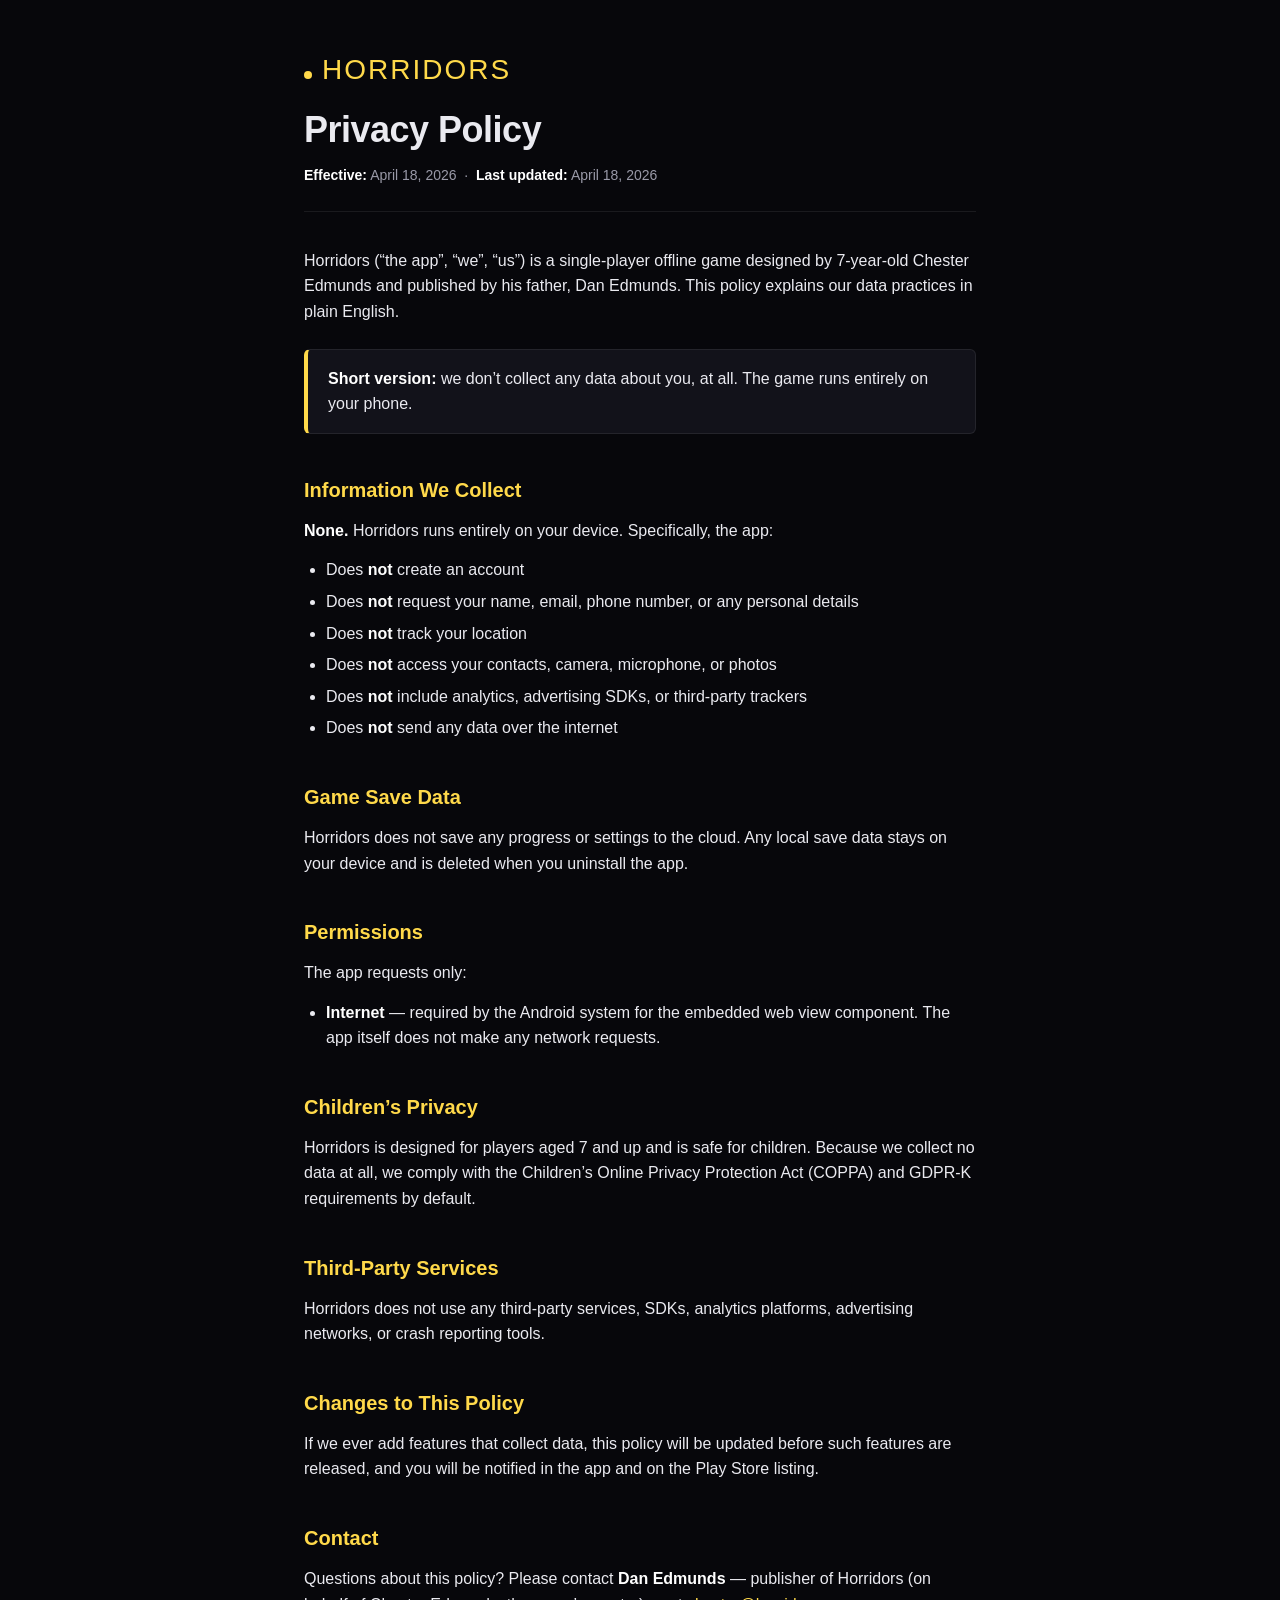
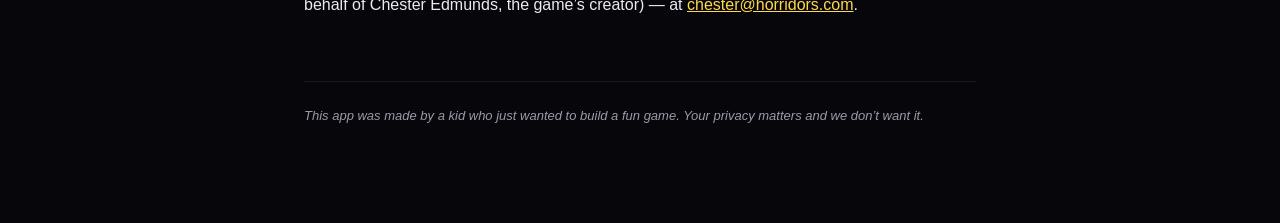
<file: privacy/index.html>
<!DOCTYPE html>
<html lang="en">
<head>
  <meta charset="UTF-8" />
  <meta name="viewport" content="width=device-width, initial-scale=1.0" />
  <title>Horridors — Privacy Policy</title>
  <style>
    :root {
      --bg: #07070b;
      --surface: #12121a;
      --ink: #eaeaf0;
      --ink-dim: #9a9aa8;
      --accent: #ffd94a;
      --border: rgba(255,255,255,0.08);
    }
    * { box-sizing: border-box; }
    html, body {
      margin: 0;
      padding: 0;
      background: var(--bg);
      color: var(--ink);
      font-family: -apple-system, BlinkMacSystemFont, "Segoe UI", Roboto, "Helvetica Neue", sans-serif;
      line-height: 1.6;
      font-size: 16px;
    }
    .wrap {
      max-width: 720px;
      margin: 0 auto;
      padding: 48px 24px 96px;
    }
    .brand {
      display: inline-flex;
      align-items: baseline;
      gap: 10px;
      margin-bottom: 8px;
    }
    .brand-name {
      font-family: "Arial Black", Impact, sans-serif;
      font-size: 28px;
      letter-spacing: 2px;
      color: var(--accent);
      text-transform: uppercase;
    }
    .brand-dot { width: 8px; height: 8px; background: var(--accent); border-radius: 50%; }
    h1 {
      font-size: 36px;
      margin: 0 0 6px;
      letter-spacing: -0.5px;
    }
    .meta {
      color: var(--ink-dim);
      font-size: 14px;
      margin-bottom: 36px;
      padding-bottom: 24px;
      border-bottom: 1px solid var(--border);
    }
    h2 {
      font-size: 20px;
      margin-top: 40px;
      margin-bottom: 12px;
      color: var(--accent);
    }
    p { margin: 0 0 14px; color: var(--ink); }
    ul {
      margin: 0 0 14px;
      padding-left: 22px;
    }
    li { margin-bottom: 6px; }
    strong { color: #fff; }
    .callout {
      background: var(--surface);
      border: 1px solid var(--border);
      border-left: 4px solid var(--accent);
      padding: 16px 20px;
      border-radius: 6px;
      margin: 24px 0;
    }
    footer {
      margin-top: 64px;
      padding-top: 24px;
      border-top: 1px solid var(--border);
      color: var(--ink-dim);
      font-size: 13px;
    }
    footer em { color: var(--ink-dim); font-style: italic; }
    a { color: var(--accent); }
  </style>
</head>
<body>
  <div class="wrap">
    <div class="brand">
      <span class="brand-dot"></span>
      <span class="brand-name">Horridors</span>
    </div>

    <h1>Privacy Policy</h1>
    <div class="meta">
      <strong>Effective:</strong> April 18, 2026 &nbsp;·&nbsp; <strong>Last updated:</strong> April 18, 2026
    </div>

    <p>Horridors (&ldquo;the app&rdquo;, &ldquo;we&rdquo;, &ldquo;us&rdquo;) is a single-player offline game designed by 7-year-old Chester Edmunds and published by his father, Dan Edmunds. This policy explains our data practices in plain English.</p>

    <div class="callout">
      <strong>Short version:</strong> we don&rsquo;t collect any data about you, at all. The game runs entirely on your phone.
    </div>

    <h2>Information We Collect</h2>
    <p><strong>None.</strong> Horridors runs entirely on your device. Specifically, the app:</p>
    <ul>
      <li>Does <strong>not</strong> create an account</li>
      <li>Does <strong>not</strong> request your name, email, phone number, or any personal details</li>
      <li>Does <strong>not</strong> track your location</li>
      <li>Does <strong>not</strong> access your contacts, camera, microphone, or photos</li>
      <li>Does <strong>not</strong> include analytics, advertising SDKs, or third&#8209;party trackers</li>
      <li>Does <strong>not</strong> send any data over the internet</li>
    </ul>

    <h2>Game Save Data</h2>
    <p>Horridors does not save any progress or settings to the cloud. Any local save data stays on your device and is deleted when you uninstall the app.</p>

    <h2>Permissions</h2>
    <p>The app requests only:</p>
    <ul>
      <li><strong>Internet</strong> &mdash; required by the Android system for the embedded web view component. The app itself does not make any network requests.</li>
    </ul>

    <h2>Children&rsquo;s Privacy</h2>
    <p>Horridors is designed for players aged 7 and up and is safe for children. Because we collect no data at all, we comply with the Children&rsquo;s Online Privacy Protection Act (COPPA) and GDPR&#8209;K requirements by default.</p>

    <h2>Third&#8209;Party Services</h2>
    <p>Horridors does not use any third&#8209;party services, SDKs, analytics platforms, advertising networks, or crash reporting tools.</p>

    <h2>Changes to This Policy</h2>
    <p>If we ever add features that collect data, this policy will be updated before such features are released, and you will be notified in the app and on the Play Store listing.</p>

    <h2>Contact</h2>
    <p>Questions about this policy? Please contact <strong>Dan Edmunds</strong> &mdash; publisher of Horridors (on behalf of Chester Edmunds, the game&rsquo;s creator) &mdash; at <a href="mailto:chester@horridors.com" style="color: var(--accent);">chester@horridors.com</a>.</p>

    <footer>
      <em>This app was made by a kid who just wanted to build a fun game. Your privacy matters and we don&rsquo;t want it.</em>
    </footer>
  </div>
</body>
</html>
</file>
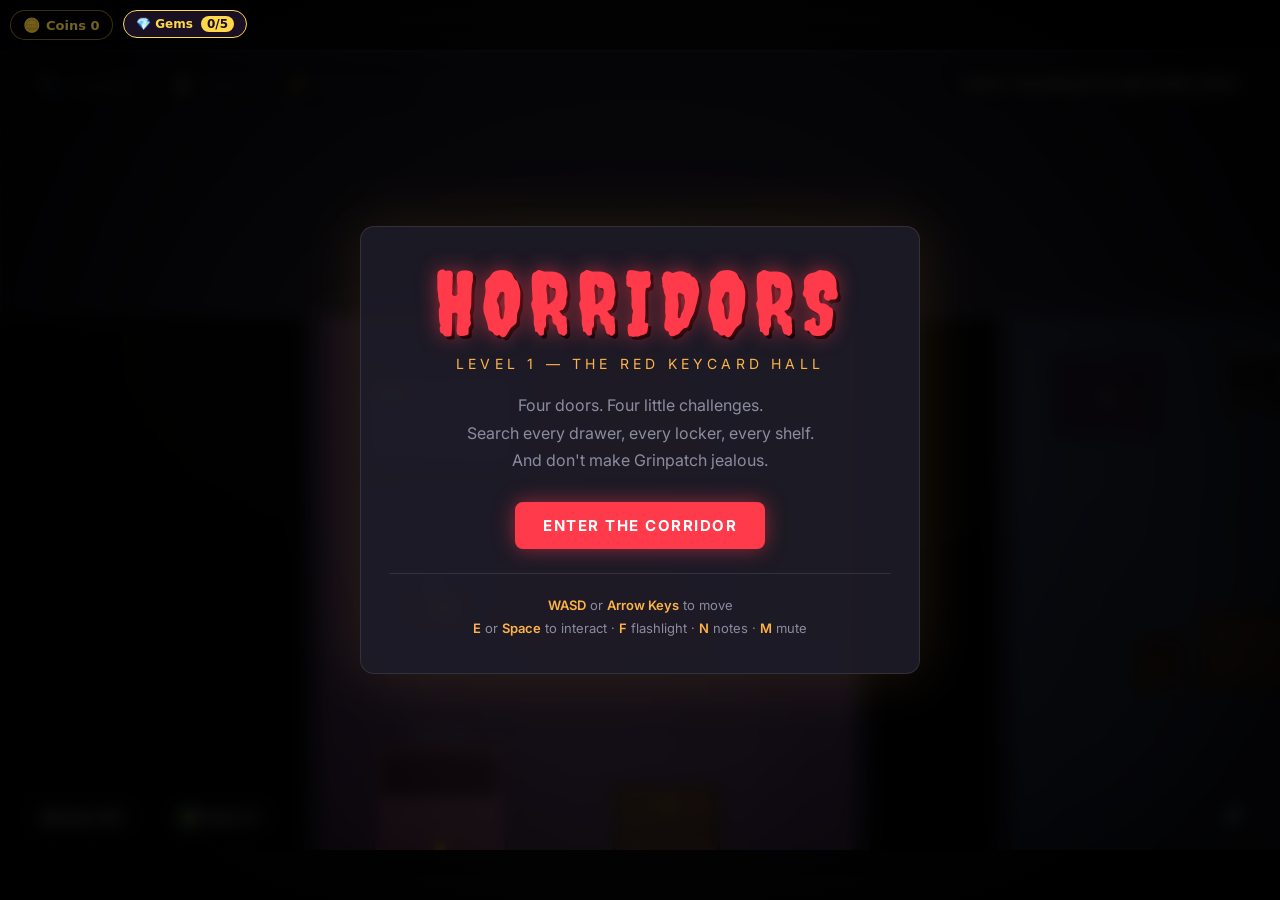
<file: index-2d.html>
<!doctype html>
<html lang="en">
  <head>
    <meta charset="UTF-8" />
    <meta name="viewport" content="width=device-width, initial-scale=1.0, user-scalable=no" />
    <title>Horridors — Level 1: The Red Keycard Hall</title>
    <link rel="preconnect" href="https://fonts.googleapis.com" />
    <link rel="preconnect" href="https://fonts.gstatic.com" crossorigin />
    <link
      href="https://fonts.googleapis.com/css2?family=Creepster&family=Inter:wght@400;500;600;700&display=swap"
      rel="stylesheet"
    />
    <link rel="stylesheet" href="./styles.css" />
  </head>
  <body>
    <div id="game-root">
      <div id="game-frame">
        <canvas id="game" width="960" height="600"></canvas>

        <!-- HUD: inventory + objective -->
        <div id="hud" class="ui-layer">
          <div class="hud-left">
            <div class="hud-item" id="hud-flashlight">
              <span class="hud-icon">🔦</span>
              <span class="hud-label">Flashlight</span>
            </div>
            <div class="hud-item" id="hud-battery">
              <span class="hud-icon">🔋</span>
              <span class="hud-label">Battery</span>
            </div>
            <div class="hud-item" id="hud-key1">
              <span class="hud-icon">🗝️</span>
              <span class="hud-label">Toy Room Key</span>
            </div>
            <div class="hud-item" id="hud-key2">
              <span class="hud-icon">🗝️</span>
              <span class="hud-label">Library Key</span>
            </div>
            <div class="hud-item" id="hud-keycard">
              <span class="hud-icon">🔑</span>
              <span class="hud-label">Red Keycard</span>
            </div>
            <div class="hud-item" id="hud-coins">
              <span class="hud-icon">🪙</span>
              <span class="hud-label">Coins 0</span>
            </div>
          </div>
          <div class="hud-right">
            <div class="hud-objective" id="hud-objective">Find a way into one of the doors.</div>
          </div>
        </div>

        <!-- Subtitle / speaker line -->
        <div id="subtitle" class="ui-layer"></div>

        <!-- Interaction prompt -->
        <div id="prompt" class="ui-layer"></div>

        <!-- Tasks / Checklist drawer -->
        <button id="btn-tasks" class="ui-layer" aria-label="Tasks (T)">✅ Tasks (T)</button>
        <div id="overlay-tasks" class="overlay hidden">
          <div class="overlay-content notes-panel">
            <div class="notes-title" id="tasks-title">Tasks</div>
            <ul id="tasks-list" class="tasks-list"></ul>
            <button id="btn-tasks-close" class="btn-ghost">Close (T / Esc)</button>
          </div>
        </div>

        <!-- Notes drawer -->
        <button id="btn-notes" class="ui-layer" aria-label="Notes (N)">📓 Notes (N)</button>
        <div id="overlay-notes" class="overlay hidden">
          <div class="overlay-content notes-panel">
            <div class="notes-title">Things you've found</div>
            <div id="notes-list" class="notes-list"></div>
            <button id="btn-notes-close" class="btn-ghost">Close (N)</button>
          </div>
        </div>

        <!-- Chase timer bar -->
        <div id="chase-bar" class="ui-layer hidden">
          <div class="chase-bar-fill"></div>
          <div class="chase-bar-label">REACH THE SCANNER DOOR</div>
        </div>

        <!-- Hide indicator -->
        <div id="hide-indicator" class="ui-layer hidden">🙈 Hidden — hold still</div>

        <!-- Overlay: opening cutscene (Welcome to Horridors) -->
        <div id="overlay-intro" class="overlay hidden">
          <div class="overlay-content comic-panel intro-panel">
            <div class="comic-banner">
              <div class="comic-title">Welcome to Horridors</div>
              <div class="comic-issue">A story for Chester — Issue #0</div>
            </div>
            <div class="comic-strip intro-strip">
              <!-- Panel 1: Daycare at dusk, Mother waving -->
              <figure class="comic-frame">
                <div class="comic-caption top">One afternoon at the Horridor Day Care…</div>
                <svg viewBox="0 0 200 160" preserveAspectRatio="xMidYMid slice" aria-hidden="true">
                  <defs>
                    <linearGradient id="introSky" x1="0" y1="0" x2="0" y2="1">
                      <stop offset="0%" stop-color="#4a2f5a"/>
                      <stop offset="100%" stop-color="#a05a70"/>
                    </linearGradient>
                  </defs>
                  <rect width="200" height="160" fill="url(#introSky)"/>
                  <!-- daycare building -->
                  <rect x="30" y="60" width="140" height="80" fill="#3a2a3a" stroke="#1a0a1a" stroke-width="1.5"/>
                  <polygon points="20,60 100,28 180,60" fill="#2a1a2a" stroke="#0a000a" stroke-width="1.5"/>
                  <rect x="55" y="80" width="22" height="22" fill="#f5c948"/>
                  <rect x="123" y="80" width="22" height="22" fill="#f5c948"/>
                  <rect x="90" y="95" width="20" height="45" fill="#5a3a1a" stroke="#1a0a00"/>
                  <text x="100" y="54" text-anchor="middle" font-family="Creepster, cursive" font-size="10" fill="#f5e0a8">HORRIDOR DAY CARE</text>
                  <!-- mom in pink at window waving -->
                  <g transform="translate(66 82)">
                    <circle cx="0" cy="0" r="4" fill="#ffe0c2"/>
                    <rect x="-4" y="3" width="8" height="10" fill="#ff5fa2"/>
                    <rect x="4" y="4" width="4" height="2" fill="#ffe0c2"/>
                  </g>
                  <!-- player kid outside -->
                  <g transform="translate(100 130)">
                    <circle cx="0" cy="-8" r="3" fill="#ffe0c2"/>
                    <rect x="-3" y="-5" width="6" height="8" fill="#f5c948"/>
                  </g>
                </svg>
                <div class="comic-speech left">Bye Mum!</div>
              </figure>

              <!-- Panel 2: The monsters take over -->
              <figure class="comic-frame">
                <div class="comic-caption top">…but the monsters came out to play.</div>
                <svg viewBox="0 0 200 160" preserveAspectRatio="xMidYMid slice" aria-hidden="true">
                  <defs>
                    <radialGradient id="introDark" cx="50%" cy="50%" r="80%">
                      <stop offset="0%" stop-color="#2a0a1a"/>
                      <stop offset="100%" stop-color="#080004"/>
                    </radialGradient>
                  </defs>
                  <rect width="200" height="160" fill="url(#introDark)"/>
                  <!-- Grinpatch silhouette (L1 monster) -->
                  <g transform="translate(45 80)">
                    <ellipse cx="0" cy="18" rx="16" ry="28" fill="#3a0a14" stroke="#8a0a1a" stroke-width="1.5"/>
                    <circle cx="-5" cy="5" r="2" fill="#fff"/>
                    <circle cx="5" cy="5" r="2" fill="#fff"/>
                    <path d="M-8 18 Q0 28 8 18" stroke="#fff" stroke-width="1.5" fill="none"/>
                    <path d="M-6 20 L-4 25 M-2 20 L0 25 M2 20 L4 25 M4 20 L6 25" stroke="#fff" stroke-width="0.8"/>
                  </g>
                  <!-- Drip (L2) -->
                  <g transform="translate(100 75)">
                    <path d="M-12 40 C -18 8 -10 -4 0 -6 C 10 -4 18 8 12 40 Z" fill="#0a1a24" stroke="#1a3a4a" stroke-width="1.5"/>
                    <circle cx="-4" cy="10" r="2" fill="#8cdcff"/>
                    <circle cx="4" cy="10" r="2" fill="#8cdcff"/>
                  </g>
                  <!-- Ex Preshon (L3) -->
                  <g transform="translate(155 80)">
                    <ellipse cx="0" cy="16" rx="14" ry="26" fill="#1a0030" stroke="#6a30a0" stroke-width="1.5"/>
                    <circle cx="-4" cy="4" r="3" fill="#ffb0d0"/>
                    <circle cx="4" cy="4" r="3" fill="#ffb0d0"/>
                    <path d="M-6 16 Q 0 10 6 16" stroke="#ffb0d0" stroke-width="1.5" fill="none"/>
                  </g>
                  <text x="100" y="30" text-anchor="middle" font-family="Creepster, cursive" font-size="14" fill="#ff6080">THE HORRIDORS</text>
                </svg>
                <div class="comic-speech right">…we see you…</div>
              </figure>

              <!-- Panel 3: Mother trapped -->
              <figure class="comic-frame">
                <div class="comic-caption top">They took your mother somewhere deep inside.</div>
                <svg viewBox="0 0 200 160" preserveAspectRatio="xMidYMid slice" aria-hidden="true">
                  <rect width="200" height="160" fill="#0a0410"/>
                  <!-- cell bars -->
                  <g stroke="#6a6a7a" stroke-width="3">
                    <line x1="50" y1="30" x2="50" y2="150"/>
                    <line x1="80" y1="30" x2="80" y2="150"/>
                    <line x1="110" y1="30" x2="110" y2="150"/>
                    <line x1="140" y1="30" x2="140" y2="150"/>
                    <line x1="170" y1="30" x2="170" y2="150"/>
                  </g>
                  <!-- mom in pink, sad -->
                  <g transform="translate(100 95)">
                    <circle cx="0" cy="-18" r="10" fill="#ffe0c2" stroke="#6a4a30" stroke-width="1.5"/>
                    <path d="M-10 -24 Q 0 -30 10 -24 L 10 -14 L -10 -14 Z" fill="#8a5a3a"/>
                    <rect x="-10" y="-8" width="20" height="26" fill="#ff5fa2" stroke="#a02060" stroke-width="1.5" rx="3"/>
                    <rect x="-10" y="18" width="20" height="14" fill="#3a2a5a"/>
                    <circle cx="-3" cy="-18" r="1.5" fill="#1a1a1a"/>
                    <circle cx="3" cy="-18" r="1.5" fill="#1a1a1a"/>
                    <path d="M-3 -12 Q 0 -14 3 -12" stroke="#1a1a1a" stroke-width="1" fill="none"/>
                  </g>
                  <text x="100" y="25" text-anchor="middle" font-family="Inter, sans-serif" font-size="10" fill="#ffb0d0" font-weight="700">— deep in the daycare —</text>
                </svg>
                <div class="comic-speech left">…help…</div>
              </figure>

              <!-- Panel 4: The coins -->
              <figure class="comic-frame">
                <div class="comic-caption top">Trust the coins. They were hers.</div>
                <svg viewBox="0 0 200 160" preserveAspectRatio="xMidYMid slice" aria-hidden="true">
                  <rect width="200" height="160" fill="#1a1026"/>
                  <!-- scattered coins with glow -->
                  <g>
                    <circle cx="40" cy="50" r="20" fill="#f5c948" stroke="#a07a00" stroke-width="2"/>
                    <text x="40" y="55" text-anchor="middle" font-family="Inter, sans-serif" font-size="14" fill="#6a4a00" font-weight="700">M</text>
                    <circle cx="100" cy="80" r="24" fill="#f5c948" stroke="#a07a00" stroke-width="2"/>
                    <text x="100" y="86" text-anchor="middle" font-family="Inter, sans-serif" font-size="16" fill="#6a4a00" font-weight="700">M</text>
                    <circle cx="160" cy="55" r="18" fill="#f5c948" stroke="#a07a00" stroke-width="2"/>
                    <text x="160" y="60" text-anchor="middle" font-family="Inter, sans-serif" font-size="12" fill="#6a4a00" font-weight="700">M</text>
                    <circle cx="60" cy="120" r="14" fill="#f5c948" stroke="#a07a00" stroke-width="2"/>
                    <circle cx="130" cy="130" r="16" fill="#f5c948" stroke="#a07a00" stroke-width="2"/>
                  </g>
                  <!-- sparkles -->
                  <g stroke="#fff2a0" stroke-width="1.5" stroke-linecap="round">
                    <line x1="25" y1="30" x2="30" y2="35"/>
                    <line x1="75" y1="95" x2="80" y2="100"/>
                    <line x1="145" y1="115" x2="150" y2="120"/>
                  </g>
                </svg>
                <div class="comic-speech right">clink…</div>
              </figure>

              <!-- Panel 5: The mission -->
              <figure class="comic-frame">
                <div class="comic-caption top">Your job: beat the monsters. Save Mum.</div>
                <svg viewBox="0 0 200 160" preserveAspectRatio="xMidYMid slice" aria-hidden="true">
                  <defs>
                    <radialGradient id="introHero" cx="30%" cy="40%" r="80%">
                      <stop offset="0%" stop-color="#3a1a4a"/>
                      <stop offset="100%" stop-color="#05000a"/>
                    </radialGradient>
                  </defs>
                  <rect width="200" height="160" fill="url(#introHero)"/>
                  <!-- hero kid with flashlight beam -->
                  <path d="M60 90 L 200 40 L 200 140 Z" fill="#fff2a0" opacity="0.22"/>
                  <g transform="translate(50 95)">
                    <rect x="-3" y="-18" width="6" height="2" fill="#2a1a2a"/>
                    <circle cx="0" cy="-12" r="7" fill="#ffe0c2" stroke="#6a4a30" stroke-width="1.5"/>
                    <rect x="-8" y="-5" width="16" height="22" fill="#f5c948" stroke="#6b4e00" stroke-width="1.5" rx="2"/>
                    <rect x="-8" y="17" width="16" height="12" fill="#3a2a5a"/>
                    <circle cx="-2" cy="-12" r="1.2" fill="#1a1a1a"/>
                    <circle cx="2" cy="-12" r="1.2" fill="#1a1a1a"/>
                    <!-- flashlight in hand -->
                    <rect x="8" y="0" width="8" height="4" fill="#6a6a7a"/>
                  </g>
                  <text x="100" y="25" text-anchor="middle" font-family="Creepster, cursive" font-size="16" fill="#ffe0a0">BRING HER HOME</text>
                </svg>
                <div class="comic-speech left">I'm coming, Mum.</div>
              </figure>
            </div>
            <div class="intro-rules">
              <div><b>Trust the coins.</b> Collect every one — you'll need them later.</div>
              <div><b>Fear the monsters.</b> Each one is scared of something different.</div>
              <div><b>Find your way deeper</b> to find Mum.</div>
            </div>
            <button id="btn-intro-close" class="btn-primary">Let's go (E or Space)</button>
          </div>
        </div>

        <!-- Overlay: Mother glimpse (brief peek) -->
        <div id="overlay-mother" class="overlay hidden">
          <div class="overlay-content note-panel mother-panel">
            <svg viewBox="0 0 200 200" width="200" height="200" aria-hidden="true" style="margin: 0 auto; display: block;">
              <rect width="200" height="200" fill="#0a0410"/>
              <g stroke="#6a6a7a" stroke-width="3">
                <line x1="30" y1="10" x2="30" y2="190"/>
                <line x1="70" y1="10" x2="70" y2="190"/>
                <line x1="110" y1="10" x2="110" y2="190"/>
                <line x1="150" y1="10" x2="150" y2="190"/>
                <line x1="190" y1="10" x2="190" y2="190"/>
              </g>
              <!-- Mum bitmap layered on top via CSS img positioned absolute -->
            </svg>
            <div class="note-paper" style="margin-top: 12px;">
              <div class="note-title">Mum?</div>
              <div class="note-text" id="mother-text">You see her behind bars for just a moment — pink sweater, scared eyes. She whispers: "Keep going. Don't come back empty-handed." Then she's gone again, deeper in.</div>
            </div>
            <button id="btn-mother-close" class="btn-primary">Keep going (E or Space)</button>
          </div>
        </div>

        <!-- Overlay: title screen -->
        <div id="overlay-title" class="overlay">
          <div class="overlay-content">
            <div class="title-brand">HORRIDORS</div>
            <div class="title-sub">Level 1 — The Red Keycard Hall</div>
            <div class="title-body">
              Four doors. Four little challenges.<br />
              Search every drawer, every locker, every shelf.<br />
              And don't make Grinpatch jealous.
            </div>
            <button id="btn-start" class="btn-primary">Enter the Corridor</button>
            <div class="controls-hint">
              <div><b>WASD</b> or <b>Arrow Keys</b> to move</div>
              <div><b>E</b> or <b>Space</b> to interact · <b>F</b> flashlight · <b>N</b> notes · <b>M</b> mute</div>
            </div>
          </div>
        </div>

        <!-- Overlay: picture puzzle -->
        <div id="overlay-puzzle" class="overlay hidden">
          <div class="overlay-content puzzle-panel">
            <div class="puzzle-title">PICTURE LOCK</div>
            <div class="puzzle-sub" id="puzzle-sub">
              Watch the sequence, then repeat it.
            </div>
            <div class="puzzle-sequence" id="puzzle-sequence">
              <div class="seq-dot" data-i="0"></div>
              <div class="seq-dot" data-i="1"></div>
              <div class="seq-dot" data-i="2"></div>
              <div class="seq-dot" data-i="3"></div>
            </div>
            <div class="puzzle-frames">
              <button class="frame-btn" data-symbol="moon" aria-label="moon">
                <svg viewBox="0 0 64 64">
                  <path d="M42 14a22 22 0 1 0 8 24 18 18 0 0 1-8-24z" fill="#f5e6a8" stroke="#1a1a22" stroke-width="2" />
                </svg>
                <span>moon</span>
              </button>
              <button class="frame-btn" data-symbol="eye" aria-label="eye">
                <svg viewBox="0 0 64 64">
                  <path d="M4 32s10-16 28-16 28 16 28 16-10 16-28 16S4 32 4 32z" fill="#ffffff" stroke="#1a1a22" stroke-width="2" />
                  <circle cx="32" cy="32" r="8" fill="#1a1a22" />
                  <circle cx="35" cy="29" r="2" fill="#ffffff" />
                </svg>
                <span>eye</span>
              </button>
              <button class="frame-btn" data-symbol="key" aria-label="key">
                <svg viewBox="0 0 64 64">
                  <circle cx="20" cy="32" r="10" fill="none" stroke="#f5c542" stroke-width="4" />
                  <path d="M30 32h28m-6 0v8m-8-8v6" stroke="#f5c542" stroke-width="4" fill="none" stroke-linecap="round" />
                </svg>
                <span>key</span>
              </button>
              <button class="frame-btn" data-symbol="smile" aria-label="smile">
                <svg viewBox="0 0 64 64">
                  <circle cx="32" cy="32" r="24" fill="#ffd94a" stroke="#1a1a22" stroke-width="2" />
                  <circle cx="24" cy="27" r="3" fill="#1a1a22" />
                  <circle cx="40" cy="27" r="3" fill="#1a1a22" />
                  <path d="M22 38c3 5 7 7 10 7s7-2 10-7" stroke="#1a1a22" stroke-width="3" fill="none" stroke-linecap="round" />
                </svg>
                <span>smile</span>
              </button>
            </div>
            <div class="puzzle-status" id="puzzle-status"></div>
            <button id="btn-puzzle-close" class="btn-ghost">Back away (Esc)</button>
          </div>
        </div>

        <!-- Overlay: combination lock -->
        <div id="overlay-combo" class="overlay hidden">
          <div class="overlay-content combo-panel">
            <div class="combo-title">COMBINATION LOCK</div>
            <div class="combo-sub" id="combo-sub">Find the 3-digit code somewhere in the rooms.</div>
            <div class="combo-dials">
              <div class="dial">
                <button class="dial-btn" data-d="0" data-dir="1">▲</button>
                <div class="dial-num" id="d0">0</div>
                <button class="dial-btn" data-d="0" data-dir="-1">▼</button>
              </div>
              <div class="dial">
                <button class="dial-btn" data-d="1" data-dir="1">▲</button>
                <div class="dial-num" id="d1">0</div>
                <button class="dial-btn" data-d="1" data-dir="-1">▼</button>
              </div>
              <div class="dial">
                <button class="dial-btn" data-d="2" data-dir="1">▲</button>
                <div class="dial-num" id="d2">0</div>
                <button class="dial-btn" data-d="2" data-dir="-1">▼</button>
              </div>
            </div>
            <button id="btn-combo-try" class="btn-primary">Try Combination</button>
            <div class="combo-status" id="combo-status"></div>
            <button id="btn-combo-close" class="btn-ghost">Back away (Esc)</button>
          </div>
        </div>

        <!-- Overlay: note reader -->
        <div id="overlay-note" class="overlay hidden">
          <div class="overlay-content note-panel">
            <div class="note-paper">
              <div class="note-title" id="note-title">A scrap of paper</div>
              <div class="note-text" id="note-text"></div>
            </div>
            <button id="btn-note-close" class="btn-primary">Pocket it (E)</button>
          </div>
        </div>

        <!-- Overlay: end of level 1 -->
        <div id="overlay-end" class="overlay hidden">
          <div class="overlay-content end-panel">
            <div class="end-title">LEVEL 1 COMPLETE</div>
            <div class="end-sub">You survived Grinpatch.</div>
            <div class="reward-chest" id="reward-chest"></div>
            <div class="end-speaker">"More doors are waiting… and something down below is humming your name."</div>
            <div class="end-buttons">
              <button id="btn-level2" class="btn-primary">Descend to Level 2 ▼</button>
              <button id="btn-replay" class="btn-ghost">Play Level 1 Again</button>
            </div>
          </div>
        </div>

        <!-- Overlay: Level 2 title -->
        <div id="overlay-l2-title" class="overlay hidden">
          <div class="overlay-content l2-title-panel">
            <div class="title-brand l2">SUBLEVEL</div>
            <div class="title-sub l2">Level 2 — The Flooded Sublevel</div>
            <div class="title-body">
              The elevator clunks to a stop. Water laps at the door.<br />
              Something green is bonking the glass of a nearby tank.<br />
              Maybe it wants to help.
            </div>
            <div class="title-body" style="margin-top:18px;font-size:13px;line-height:1.55;color:#a9c9c2;text-align:left;max-width:520px;margin-left:auto;margin-right:auto;">
              <b style="color:#7ee2a8">How to escape:</b>
              <ol style="margin:6px 0 0 18px;padding:0;">
                <li>Find <b>Inky Bin</b> — search the big tank in the <b>Aquarium</b> (left of spawn).</li>
                <li>Find the <b>pipe order</b> (hub board + aquarium notes) and use the <b>Pipe Sequencer</b>.</li>
                <li>Collect <b>3 valve handles</b> — one in each room.</li>
                <li>Read <b>3 gauges</b> — red, blue, yellow (values change each run).</li>
                <li>Open the <b>Control Panel</b> in the Control Room and dial in the readings.</li>
                <li>Climb the <b>exit stairs</b> that appear in the hub.</li>
              </ol>
              <div style="margin-top:10px;color:#cfe9df;"><b>The Drip</b> is faster in darkness — but <b>Inky Bin scares him off</b>. Stay together.</div>
            </div>
            <button id="btn-l2-start" class="btn-primary">Step Into the Water</button>
            <div class="controls-hint">
              <div><b>WASD</b> move · <b>E/Space</b> interact · <b>F</b> flashlight</div>
              <div><b>N</b> notes · <b>M</b> mute · <b>Shift</b> sprint short burst</div>
            </div>
          </div>
        </div>

        <!-- Overlay: Level 3 title -->
        <div id="overlay-l3-title" class="overlay hidden">
          <div class="overlay-content l3-title-panel">
            <div class="title-brand l3">BACK HOME</div>
            <div class="title-sub l3">Level 3 — The Corridor, Changed</div>
            <div class="title-body">
              You climb back to the corridor. Red emergency lights pulse.<br />
              Walls have shifted. Something is in here with you —<br />
              a tattered orange shape with <b style="color:#ffae5a">one big scribbled eye</b>.
            </div>
            <div class="title-body" style="margin-top:18px;font-size:13px;line-height:1.55;color:#e5b29a;text-align:left;max-width:520px;margin-left:auto;margin-right:auto;">
              <b style="color:#ff7a5a">Meet EX PRESHON</b> — the Orange Watcher
              <ul style="margin:6px 0 0 18px;padding:0;">
                <li><b>Stare at him</b> (face him, keep flashlight on): he FREEZES.</li>
                <li><b>Look away</b> (turn your back): he CHARGES.</li>
                <li>Blink too long and he's inches from your face.</li>
              </ul>
              <b style="color:#ff7a5a;display:block;margin-top:10px;">How to escape Level 3:</b>
              <ol style="margin:6px 0 0 18px;padding:0;">
                <li>Find <b>3 fuses</b> hidden in the rooms (search carefully).</li>
                <li>Solve the <b>Reflection Puzzle</b> in the Library (mirror symbols).</li>
                <li>Crack the <b>4-digit exit code</b> from fuse-box clues.</li>
                <li>Enter the code at the <b>corridor exit</b>.</li>
              </ol>
            </div>
            <button id="btn-l3-start" class="btn-primary">Step Back Into the Corridor</button>
            <div class="controls-hint">
              <div><b>WASD</b> move · <b>E/Space</b> interact · <b>F</b> flashlight</div>
              <div>Keep the flashlight on <b>Ex Preshon</b> — but collect items fast</div>
            </div>
          </div>
        </div>

        <!-- Overlay: Level 3 end -->
        <div id="overlay-l3-end" class="overlay hidden">
          <div class="overlay-content end-panel">
            <div class="end-title l3">LEVEL 3 COMPLETE</div>
            <div class="end-sub">The corridor door swings open. Morning light.</div>
            <div class="reward-chest" id="l3-reward-chest"></div>
            <div class="end-speaker">"You looked it in the eye. You made it home."</div>
            <div class="end-buttons">
              <button id="btn-l3-comic" class="btn-ghost">📖 View Comic — Ex Preshon: Origin</button>
              <button id="btn-l3-replay" class="btn-ghost">Replay Level 3</button>
              <button id="btn-l3-next" class="btn-primary">Descend to Level 4 →</button>
            </div>
          </div>
        </div>

        <!-- Overlay: Ex Preshon Origin comic (unlocked in L3 end / treasure) -->
        <div id="overlay-l3-comic" class="overlay hidden">
          <div class="overlay-content comic-panel">
            <div class="comic-banner">
              <div class="comic-badge" id="l3-comic-badge">NEW COLLECTIBLE</div>
              <div class="comic-title">Ex Preshon: Origin</div>
              <div class="comic-issue">Chester finds the truth — Level 4 tease</div>
            </div>
            <div class="comic-strip">
              <!-- Panel 1: Chester finds a yearbook -->
              <figure class="comic-frame" id="l3-comic-p1">
                <div class="comic-caption top">Chester pries open the last box…</div>
                <svg viewBox="0 0 200 160" preserveAspectRatio="xMidYMid slice" aria-hidden="true">
                  <defs>
                    <radialGradient id="l3bg1" cx="45%" cy="50%" r="80%">
                      <stop offset="0%" stop-color="#3a2a1a"/>
                      <stop offset="100%" stop-color="#0a0604"/>
                    </radialGradient>
                  </defs>
                  <rect width="200" height="160" fill="url(#l3bg1)"/>
                  <!-- attic floor planks -->
                  <g stroke="#2a1808" stroke-width="1" opacity="0.5">
                    <line x1="0" y1="130" x2="200" y2="130"/>
                    <line x1="0" y1="145" x2="200" y2="145"/>
                  </g>
                  <!-- dusty box -->
                  <rect x="70" y="95" width="80" height="40" fill="#6a4a2a" stroke="#1a0e04" stroke-width="1.5"/>
                  <rect x="72" y="92" width="76" height="6" fill="#7a5a3a"/>
                  <!-- Chester peering in (yellow raincoat) -->
                  <g class="anim-chester-peer" transform="translate(30 85)">
                    <rect width="26" height="32" rx="3" fill="#f5c948" stroke="#6b4e00" stroke-width="1.5"/>
                    <rect x="4" y="6" width="18" height="10" fill="#2a1f00" opacity="0.6"/>
                    <circle cx="9" cy="11" r="1.5" fill="#fff"/>
                    <circle cx="17" cy="11" r="1.5" fill="#fff"/>
                    <path d="M8 20 Q 13 22 18 20" stroke="#2a1f00" stroke-width="1" fill="none"/>
                  </g>
                  <!-- yearbook photo coming out -->
                  <g class="anim-yearbook" transform="translate(95 78)" stroke="#1a0e04" stroke-width="1.2">
                    <rect x="-18" y="-10" width="36" height="24" fill="#e8dcc0"/>
                    <!-- photo inset: boy + teacher silhouettes -->
                    <rect x="-15" y="-7" width="30" height="14" fill="#2a3040"/>
                    <!-- boy silhouette (one-eye — covered by patch) -->
                    <circle cx="-6" cy="0" r="3" fill="#d8c098"/>
                    <rect x="-8" y="-2" width="4" height="2" fill="#1a0e04"/>
                    <!-- teacher silhouette (pink hair hint) -->
                    <circle cx="6" cy="0" r="3" fill="#d8c098"/>
                    <path d="M3 -3 Q 6 -6 9 -3" stroke="#ff6fb8" stroke-width="1.6" fill="none"/>
                  </g>
                  <!-- dust motes -->
                  <g fill="#f5d8a0">
                    <circle class="anim-mote anim-mote-1" cx="60" cy="40" r="0.8"/>
                    <circle class="anim-mote anim-mote-2" cx="130" cy="55" r="1"/>
                    <circle class="anim-mote anim-mote-3" cx="160" cy="30" r="0.8"/>
                    <circle class="anim-mote anim-mote-4" cx="100" cy="60" r="0.6"/>
                  </g>
                  <rect class="anim-flicker" x="0" y="0" width="200" height="160" fill="#ffd27a" opacity="0" pointer-events="none"/>
                </svg>
                <div class="comic-speech right">a yearbook…?</div>
              </figure>
              <!-- Panel 2: the photo — boy and teacher -->
              <figure class="comic-frame" id="l3-comic-p2">
                <div class="comic-caption top">Before he was a horridor, he was a boy.</div>
                <svg viewBox="0 0 200 160" preserveAspectRatio="xMidYMid slice" aria-hidden="true">
                  <defs>
                    <linearGradient id="l3bg2" x1="0" y1="0" x2="0" y2="1">
                      <stop offset="0%" stop-color="#1a2a3a"/>
                      <stop offset="100%" stop-color="#0a0406"/>
                    </linearGradient>
                    <linearGradient id="l3scan" x1="0" y1="0" x2="0" y2="1">
                      <stop offset="0%" stop-color="#ffffff" stop-opacity="0"/>
                      <stop offset="48%" stop-color="#ffffff" stop-opacity="0"/>
                      <stop offset="50%" stop-color="#ffffff" stop-opacity="0.8"/>
                      <stop offset="52%" stop-color="#ffffff" stop-opacity="0"/>
                      <stop offset="100%" stop-color="#ffffff" stop-opacity="0"/>
                    </linearGradient>
                  </defs>
                  <rect width="200" height="160" fill="url(#l3bg2)"/>
                  <!-- photo border -->
                  <rect x="10" y="10" width="180" height="140" fill="#e8dcc0" stroke="#3a2a14" stroke-width="2"/>
                  <rect x="16" y="16" width="168" height="118" fill="#6a5a50"/>
                  <!-- classroom backdrop -->
                  <rect x="20" y="20" width="160" height="80" fill="#3a4a5a"/>
                  <!-- chalkboard -->
                  <rect x="30" y="28" width="60" height="36" fill="#1a2a1a"/>
                  <text class="anim-chalk" x="60" y="48" fill="#ddd" font-family="'Courier New',monospace" font-size="6" text-anchor="middle">DAY CARE</text>
                  <text class="anim-chalk anim-chalk-2" x="60" y="58" fill="#ddd" font-family="'Courier New',monospace" font-size="6" text-anchor="middle">ROLL CALL</text>
                  <!-- the boy (will become Ex Preshon) — one eye patched -->
                  <g class="anim-boy" transform="translate(70 108)">
                    <!-- body -->
                    <rect x="-9" y="-4" width="18" height="22" rx="2" fill="#5a4a3a" stroke="#2a1a0a" stroke-width="1.2"/>
                    <!-- head -->
                    <circle cx="0" cy="-12" r="9" fill="#e8c69a" stroke="#3a1a0a" stroke-width="1.2"/>
                    <!-- hair (dark, messy) -->
                    <path d="M-8 -18 Q -5 -22 0 -20 Q 5 -22 8 -18 L 8 -14 Q 0 -16 -8 -14 Z" fill="#2a1a14"/>
                    <!-- one open eye -->
                    <circle cx="3" cy="-12" r="1.6" fill="#fff"/>
                    <circle cx="3" cy="-12" r="0.9" fill="#1a1a1a"/>
                    <rect class="anim-blink" x="1.3" y="-13.6" width="3.4" height="3.2" fill="#e8c69a"/>
                    <!-- other eye: PATCH (foreshadowing one-eye monster) -->
                    <rect x="-6" y="-14" width="6" height="3" fill="#1a1a1a"/>
                    <line x1="-8" y1="-13" x2="-9" y2="-9" stroke="#1a1a1a" stroke-width="0.8"/>
                    <line x1="0" y1="-13" x2="2" y2="-9" stroke="#1a1a1a" stroke-width="0.8"/>
                    <!-- mouth — flat, sad -->
                    <line x1="-3" y1="-7" x2="3" y2="-7" stroke="#3a1a0a" stroke-width="1"/>
                  </g>
                  <!-- EXLENA (pink-haired teacher, too close, wide smile) -->
                  <g class="anim-exlena" transform="translate(130 108)">
                    <!-- body (pink teacher cardigan) -->
                    <rect x="-12" y="-6" width="24" height="26" rx="3" fill="#d96fa8" stroke="#5a1a3a" stroke-width="1.2"/>
                    <!-- head -->
                    <circle cx="0" cy="-14" r="10" fill="#f0ccb0" stroke="#3a1a1a" stroke-width="1.2"/>
                    <!-- pink hair, tall and framed -->
                    <path d="M-10 -20 Q -12 -26 -4 -24 Q 0 -28 4 -24 Q 12 -26 10 -20 L 10 -14 Q 0 -18 -10 -14 Z" fill="#ff6fb8" stroke="#5a1a3a" stroke-width="1"/>
                    <!-- eyes (wide, unblinking) -->
                    <circle cx="-3" cy="-14" r="2" fill="#fff"/>
                    <circle cx="3" cy="-14" r="2" fill="#fff"/>
                    <circle cx="-3" cy="-14" r="1" fill="#1a1a1a"/>
                    <circle cx="3" cy="-14" r="1" fill="#1a1a1a"/>
                    <!-- wide smile, too wide -->
                    <path d="M-5 -9 Q 0 -5 5 -9" stroke="#5a1a3a" stroke-width="1.4" fill="#fff0"/>
                    <path d="M-5 -9 Q 0 -5 5 -9" fill="#3a1a2a" opacity="0.6"/>
                    <!-- hand on boy's shoulder -->
                    <circle class="anim-hand" cx="-13" cy="-2" r="3" fill="#f0ccb0" stroke="#3a1a1a" stroke-width="1"/>
                  </g>
                  <rect class="anim-scan" x="16" y="16" width="168" height="118" fill="url(#l3scan)" opacity="0.25" pointer-events="none"/>
                  <!-- photo caption strip -->
                  <rect x="16" y="134" width="168" height="14" fill="#e8dcc0"/>
                  <text x="100" y="143" fill="#3a2a14" font-family="'Courier New',monospace" font-size="6" text-anchor="middle">DAY CARE — 1997 — MS. EXLENA &amp; STUDENT</text>
                </svg>
                <div class="comic-speech left">…that's him…</div>
              </figure>
              <!-- Panel 3: tease Level 4 — both shadows in basement -->
              <figure class="comic-frame" id="l3-comic-p3">
                <div class="comic-caption top">The basement is where it started. Level 4.</div>
                <svg viewBox="0 0 200 160" preserveAspectRatio="xMidYMid slice" aria-hidden="true">
                  <defs>
                    <radialGradient id="l3bg3" cx="50%" cy="40%" r="75%">
                      <stop offset="0%" stop-color="#2a0a1a"/>
                      <stop offset="100%" stop-color="#04020a"/>
                    </radialGradient>
                    <radialGradient id="l3torch" cx="20%" cy="70%" r="35%">
                      <stop offset="0%" stop-color="#ffd27a" stop-opacity="0.85"/>
                      <stop offset="100%" stop-color="#ffd27a" stop-opacity="0"/>
                    </radialGradient>
                  </defs>
                  <rect width="200" height="160" fill="url(#l3bg3)"/>
                  <!-- stone floor hint -->
                  <g stroke="#1a0a12" stroke-width="0.8" opacity="0.7">
                    <line x1="0" y1="130" x2="200" y2="130"/>
                    <line x1="60" y1="130" x2="50" y2="145"/>
                    <line x1="120" y1="130" x2="135" y2="145"/>
                  </g>
                  <!-- torch cone from bottom-left (player just off-screen) -->
                  <ellipse class="anim-torch" cx="30" cy="120" rx="55" ry="40" fill="url(#l3torch)"/>
                  <!-- Ex Preshon silhouette (tall, one giant eye) — left -->
                  <g class="anim-expreshon" transform="translate(70 85)">
                    <path d="M-14 50 C -18 10 -10 -8 0 -10 C 10 -8 18 10 14 50 Z" fill="#1a0a14" stroke="#5a1a3a" stroke-width="1.2"/>
                    <!-- single giant eye, glowing -->
                    <circle cx="0" cy="5" r="6" fill="#fff8dc"/>
                    <circle class="anim-eye-red" cx="0" cy="5" r="3" fill="#ff3030"/>
                    <circle cx="0" cy="5" r="1.2" fill="#1a0a14"/>
                  </g>
                  <!-- EXLENA silhouette (horned, pink glow) — right -->
                  <g class="anim-exlena-dark" transform="translate(135 85)">
                    <!-- body -->
                    <path d="M-15 50 C -18 15 -12 -6 0 -8 C 12 -6 18 15 15 50 Z" fill="#2a0a1a" stroke="#ff5fa2" stroke-width="1.2"/>
                    <!-- horns -->
                    <path d="M-7 -8 L -10 -16 L -5 -10 Z" fill="#ff5fa2" stroke="#5a1a3a" stroke-width="0.8"/>
                    <path d="M7 -8 L 10 -16 L 5 -10 Z" fill="#ff5fa2" stroke="#5a1a3a" stroke-width="0.8"/>
                    <!-- two white eyes with pink ring -->
                    <circle cx="-4" cy="2" r="2.8" fill="#fff"/>
                    <circle cx="4" cy="2" r="2.8" fill="#fff"/>
                    <circle class="anim-eye-pink" cx="-4" cy="2" r="1.6" fill="#ff5fa2"/>
                    <circle class="anim-eye-pink" cx="4" cy="2" r="1.6" fill="#ff5fa2"/>
                    <circle cx="-4" cy="2" r="0.8" fill="#1a0a14"/>
                    <circle cx="4" cy="2" r="0.8" fill="#1a0a14"/>
                    <!-- wide toothy grin -->
                    <path d="M-6 10 L 6 10 L 4 14 L 2 10 L 0 14 L -2 10 L -4 14 Z" fill="#fff" stroke="#5a1a3a" stroke-width="0.8"/>
                  </g>
                  <!-- drip/water stains -->
                  <g fill="#5a1a2a" opacity="0.5">
                    <path d="M50 20 Q 52 30 50 35 Q 48 30 50 20"/>
                    <path d="M160 15 Q 162 28 160 32 Q 158 28 160 15"/>
                  </g>
                  <circle class="anim-drop anim-drop-1" cx="50" cy="35" r="1.2" fill="#6fb0d6" opacity="0"/>
                  <circle class="anim-drop anim-drop-2" cx="160" cy="32" r="1" fill="#6fb0d6" opacity="0"/>
                  <!-- title text teaser -->
                  <text class="anim-neon" x="100" y="26" fill="#ff5fa2" font-family="'Courier New',monospace" font-size="11" font-weight="bold" text-anchor="middle" letter-spacing="2">LEVEL 4</text>
                  <text class="anim-subtitle" x="100" y="40" fill="#ffd27a" font-family="'Courier New',monospace" font-size="6" text-anchor="middle" letter-spacing="1">TWO SHADOWS, ONE WAY OUT</text>
                </svg>
                <div class="comic-speech left">she's down there with him</div>
              </figure>
            </div>
            <div class="comic-footer">
              <div class="comic-tip">The basement isn't just Ex Preshon. EXLENA was his teacher — and she never let him leave.</div>
              <button id="btn-l3-comic-close" class="btn-primary">Got it (E / Space)</button>
            </div>
          </div>
        </div>

        <!-- Overlay: Level 3 reflection puzzle -->
        <div id="overlay-mirror" class="overlay hidden">
          <div class="overlay-content mirror-panel">
            <div class="mirror-title">THE MIRROR</div>
            <div class="mirror-sub">Turn the tiles so each row mirrors the column on the left.</div>
            <div class="mirror-board" id="mirror-board"></div>
            <div class="mirror-status" id="mirror-status"></div>
            <button id="btn-mirror-close" class="btn-ghost">Back away (Esc)</button>
          </div>
        </div>

        <!-- Overlay: Level 3 exit code lock -->
        <div id="overlay-code" class="overlay hidden">
          <div class="overlay-content code-panel">
            <div class="code-title">EXIT CODE</div>
            <div class="code-sub" id="code-sub">Enter the 4-digit code from the fuses.</div>
            <div class="code-wheels">
              <div class="codewheel" data-w="0">
                <button class="cw-btn" data-w="0" data-dir="-1">▲</button>
                <div class="cw-num" id="cw0">0</div>
                <button class="cw-btn" data-w="0" data-dir="1">▼</button>
              </div>
              <div class="codewheel" data-w="1">
                <button class="cw-btn" data-w="1" data-dir="-1">▲</button>
                <div class="cw-num" id="cw1">0</div>
                <button class="cw-btn" data-w="1" data-dir="1">▼</button>
              </div>
              <div class="codewheel" data-w="2">
                <button class="cw-btn" data-w="2" data-dir="-1">▲</button>
                <div class="cw-num" id="cw2">0</div>
                <button class="cw-btn" data-w="2" data-dir="1">▼</button>
              </div>
              <div class="codewheel" data-w="3">
                <button class="cw-btn" data-w="3" data-dir="-1">▲</button>
                <div class="cw-num" id="cw3">0</div>
                <button class="cw-btn" data-w="3" data-dir="1">▼</button>
              </div>
            </div>
            <button id="btn-code-try" class="btn-primary">Enter code</button>
            <div class="code-status" id="code-status"></div>
            <button id="btn-code-close" class="btn-ghost">Back away (Esc)</button>
          </div>
        </div>

        <!-- Overlay: Squidley comic cutscene -->
        <div id="overlay-comic" class="overlay hidden">
          <div class="overlay-content comic-panel">
            <div class="comic-banner">
              <div class="comic-badge" id="comic-badge">NEW COLLECTIBLE</div>
              <div class="comic-title">Inky Bin vs. The Drip</div>
              <div class="comic-issue">Issue #1 — "Lights Out, Sort Of"</div>
            </div>
            <div class="comic-strip">
              <!-- Panel 1 -->
              <figure class="comic-frame" id="comic-p1">
                <div class="comic-caption top">Alone in the dark…</div>
                <svg viewBox="0 0 200 160" preserveAspectRatio="xMidYMid slice" aria-hidden="true">
                  <defs>
                    <radialGradient id="bg1" cx="30%" cy="40%" r="80%">
                      <stop offset="0%" stop-color="#143040"/>
                      <stop offset="100%" stop-color="#04080c"/>
                    </radialGradient>
                    <radialGradient id="flash" cx="50%" cy="50%" r="50%">
                      <stop offset="0%" stop-color="#fff2a0" stop-opacity="0.9"/>
                      <stop offset="100%" stop-color="#fff2a0" stop-opacity="0"/>
                    </radialGradient>
                  </defs>
                  <rect width="200" height="160" fill="url(#bg1)"/>
                  <!-- water ripples -->
                  <path d="M0 130 Q 50 125 100 130 T 200 130" stroke="rgba(120,200,220,0.3)" fill="none" stroke-width="1.5"/>
                  <path d="M0 145 Q 40 140 80 145 T 200 145" stroke="rgba(120,200,220,0.2)" fill="none" stroke-width="1.5"/>
                  <!-- flashlight cone -->
                  <ellipse cx="70" cy="90" rx="55" ry="30" fill="url(#flash)"/>
                  <!-- player (yellow raincoat square) -->
                  <g transform="translate(60 95)">
                    <rect width="22" height="26" rx="3" fill="#f5c948" stroke="#6b4e00" stroke-width="1.5"/>
                    <rect x="4" y="6" width="14" height="8" fill="#2a1f00" opacity="0.6"/>
                    <circle cx="8" cy="10" r="1.2" fill="#fff"/>
                    <circle cx="14" cy="10" r="1.2" fill="#fff"/>
                    <path d="M8 18 Q 11 16 14 18" stroke="#2a1f00" stroke-width="1" fill="none"/>
                  </g>
                  <!-- drip monster looming from right -->
                  <g transform="translate(155 60)">
                    <path d="M-16 66 C -22 20 -14 -4 0 -6 C 14 -4 22 20 16 66 Z" fill="#0a1a24" stroke="#1a3a4a" stroke-width="1.5"/>
                    <circle cx="-5" cy="14" r="2" fill="#d9f0ff"/>
                    <circle cx="5" cy="14" r="2" fill="#d9f0ff"/>
                    <!-- drips -->
                    <circle cx="-8" cy="50" r="1.5" fill="#8cdcff"/>
                    <circle cx="3" cy="58" r="1.5" fill="#8cdcff"/>
                  </g>
                  <!-- shiver lines by player -->
                  <path d="M48 98 q -4 3 0 6" stroke="#7ee2a8" stroke-width="1.2" fill="none"/>
                  <path d="M44 108 q -4 3 0 6" stroke="#7ee2a8" stroke-width="1.2" fill="none"/>
                </svg>
                <div class="comic-speech right">drip… drip…</div>
              </figure>
              <!-- Panel 2 -->
              <figure class="comic-frame" id="comic-p2">
                <div class="comic-caption top">Suddenly — a friend!</div>
                <svg viewBox="0 0 200 160" preserveAspectRatio="xMidYMid slice" aria-hidden="true">
                  <defs>
                    <radialGradient id="bg2" cx="50%" cy="50%" r="80%">
                      <stop offset="0%" stop-color="#18404a"/>
                      <stop offset="100%" stop-color="#04080c"/>
                    </radialGradient>
                    <radialGradient id="squidGlow" cx="50%" cy="50%" r="50%">
                      <stop offset="0%" stop-color="#9fffc4" stop-opacity="0.95"/>
                      <stop offset="60%" stop-color="#7ee2a8" stop-opacity="0.5"/>
                      <stop offset="100%" stop-color="#7ee2a8" stop-opacity="0"/>
                    </radialGradient>
                  </defs>
                  <rect width="200" height="160" fill="url(#bg2)"/>
                  <!-- squidley burst -->
                  <circle cx="100" cy="75" r="75" fill="url(#squidGlow)"/>
                  <!-- starburst -->
                  <g stroke="#bdffda" stroke-width="2" stroke-linecap="round" fill="none">
                    <line x1="100" y1="5" x2="100" y2="18"/>
                    <line x1="100" y1="132" x2="100" y2="145"/>
                    <line x1="25" y1="75" x2="38" y2="75"/>
                    <line x1="162" y1="75" x2="175" y2="75"/>
                    <line x1="45" y1="20" x2="55" y2="30"/>
                    <line x1="145" y1="20" x2="155" y2="30"/>
                    <line x1="45" y1="130" x2="55" y2="120"/>
                    <line x1="145" y1="130" x2="155" y2="120"/>
                  </g>
                  <!-- Squidley -->
                  <g transform="translate(100 75)">
                    <!-- body -->
                    <ellipse cx="0" cy="-4" rx="22" ry="20" fill="#3ecf7a" stroke="#1a6a3a" stroke-width="1.8"/>
                    <ellipse cx="-4" cy="-10" rx="8" ry="4" fill="#a9f0c6" opacity="0.7"/>
                    <!-- eyes -->
                    <circle cx="-7" cy="-5" r="3.5" fill="#fff"/>
                    <circle cx="7" cy="-5" r="3.5" fill="#fff"/>
                    <circle cx="-7" cy="-4" r="1.8" fill="#1a2a2a"/>
                    <circle cx="7" cy="-4" r="1.8" fill="#1a2a2a"/>
                    <!-- smile -->
                    <path d="M-5 4 Q 0 8 5 4" stroke="#1a3a2a" stroke-width="1.5" fill="none" stroke-linecap="round"/>
                    <!-- tentacles -->
                    <g stroke="#3ecf7a" stroke-width="4" stroke-linecap="round" fill="none">
                      <path d="M-18 10 Q -22 20 -18 28"/>
                      <path d="M-9 15 Q -11 25 -7 32"/>
                      <path d="M0 16 Q 0 26 2 34"/>
                      <path d="M9 15 Q 11 25 7 32"/>
                      <path d="M18 10 Q 22 20 18 28"/>
                    </g>
                  </g>
                  <!-- player peeking -->
                  <g transform="translate(35 110)">
                    <rect width="18" height="22" rx="2" fill="#f5c948" stroke="#6b4e00" stroke-width="1.5"/>
                    <circle cx="6" cy="9" r="1.2" fill="#1a1a1a"/>
                    <circle cx="12" cy="9" r="1.2" fill="#1a1a1a"/>
                    <path d="M5 15 Q 9 18 13 15" stroke="#2a1f00" stroke-width="1" fill="none"/>
                  </g>
                </svg>
                <div class="comic-speech left">INKY BIN!</div>
              </figure>
              <!-- Panel 3 -->
              <figure class="comic-frame" id="comic-p3">
                <div class="comic-caption top">The Drip runs for the pipes…</div>
                <svg viewBox="0 0 200 160" preserveAspectRatio="xMidYMid slice" aria-hidden="true">
                  <defs>
                    <radialGradient id="bg3" cx="40%" cy="50%" r="80%">
                      <stop offset="0%" stop-color="#1a4a50"/>
                      <stop offset="100%" stop-color="#04080c"/>
                    </radialGradient>
                    <radialGradient id="squidGlow2" cx="50%" cy="50%" r="50%">
                      <stop offset="0%" stop-color="#9fffc4" stop-opacity="0.8"/>
                      <stop offset="100%" stop-color="#7ee2a8" stop-opacity="0"/>
                    </radialGradient>
                  </defs>
                  <rect width="200" height="160" fill="url(#bg3)"/>
                  <!-- glow -->
                  <circle cx="55" cy="90" r="55" fill="url(#squidGlow2)"/>
                  <!-- player + squid on left -->
                  <g transform="translate(40 95)">
                    <rect width="20" height="24" rx="2" fill="#f5c948" stroke="#6b4e00" stroke-width="1.5"/>
                    <circle cx="6" cy="8" r="1.2" fill="#1a1a1a"/>
                    <circle cx="13" cy="8" r="1.2" fill="#1a1a1a"/>
                    <path d="M6 16 Q 10 19 14 16" stroke="#2a1f00" stroke-width="1" fill="none"/>
                  </g>
                  <g transform="translate(30 85)">
                    <ellipse cx="0" cy="0" rx="10" ry="9" fill="#3ecf7a" stroke="#1a6a3a" stroke-width="1.4"/>
                    <circle cx="-3" cy="-1" r="1.8" fill="#fff"/>
                    <circle cx="3" cy="-1" r="1.8" fill="#fff"/>
                    <circle cx="-3" cy="-1" r="0.9" fill="#000"/>
                    <circle cx="3" cy="-1" r="0.9" fill="#000"/>
                    <g stroke="#3ecf7a" stroke-width="2" stroke-linecap="round" fill="none">
                      <path d="M-8 6 Q -10 12 -8 16"/>
                      <path d="M-3 8 Q -4 14 -2 18"/>
                      <path d="M3 8 Q 4 14 2 18"/>
                      <path d="M8 6 Q 10 12 8 16"/>
                    </g>
                  </g>
                  <!-- drip zooming right, fading -->
                  <g transform="translate(155 70)" opacity="0.65">
                    <path d="M-14 58 C -20 18 -12 -2 0 -4 C 12 -2 20 18 14 58 Z" fill="#0a1a24" stroke="#1a3a4a" stroke-width="1.2"/>
                    <circle cx="-4" cy="14" r="1.6" fill="#d9f0ff"/>
                    <circle cx="4" cy="14" r="1.6" fill="#d9f0ff"/>
                    <path d="M-6 20 Q 0 24 6 20" stroke="#d9f0ff" stroke-width="1.2" fill="none"/>
                  </g>
                  <!-- speed lines -->
                  <g stroke="#7ab0ff" stroke-width="2" stroke-linecap="round" opacity="0.7">
                    <line x1="105" y1="50" x2="135" y2="50"/>
                    <line x1="95" y1="75" x2="130" y2="75"/>
                    <line x1="105" y1="100" x2="135" y2="100"/>
                    <line x1="115" y1="125" x2="140" y2="125"/>
                  </g>
                  <!-- pipe on far right -->
                  <rect x="185" y="40" width="15" height="80" fill="#5a6a7a" stroke="#2a3540" stroke-width="1.5"/>
                </svg>
                <div class="comic-speech right squish">EEEK!</div>
              </figure>
            </div>
            <div class="comic-footer">
              <div class="comic-tip">Stay near Inky Bin. The Drip won't touch you.</div>
              <button id="btn-comic-close" class="btn-primary">Got it</button>
            </div>
          </div>
        </div>

        <!-- Overlay: Collectibles gallery -->
        <div id="overlay-collectibles" class="overlay hidden">
          <div class="overlay-content collectibles-panel">
            <div class="collectibles-title">Collectibles</div>
            <div class="collectibles-sub">Story beats you’ve unlocked.</div>
            <div class="collectibles-list" id="collectibles-list"></div>
            <button id="btn-collectibles-close" class="btn-ghost">Close</button>
          </div>
        </div>

        <!-- Overlay: Level 2 end -->
        <div id="overlay-l2-end" class="overlay hidden">
          <div class="overlay-content end-panel">
            <div class="end-title l2">LEVEL 2 COMPLETE</div>
            <div class="end-sub">The flood recedes. You and Inky Bin climb.</div>
            <div class="reward-chest" id="l2-reward-chest"></div>
            <div class="end-speaker">"Three symbols down. Something is waiting above. It has one eye."</div>
            <div class="end-buttons">
              <button id="btn-l2-replay" class="btn-ghost">Replay Level 2</button>
              <button id="btn-level3" class="btn-primary">Climb to Level 3 →</button>
            </div>
          </div>
        </div>

        <!-- Overlay: Level 2 valve lock -->
        <div id="overlay-valve" class="overlay hidden">
          <div class="overlay-content valve-panel">
            <div class="valve-title">CONTROL PANEL</div>
            <div class="valve-sub" id="valve-sub">Match each wheel to the gauge reading you found.</div>
            <div class="valve-wheels">
              <div class="vwheel" data-w="0">
                <div class="vwheel-label">RED valve</div>
                <button class="vw-btn" data-w="0" data-dir="-1">◀</button>
                <div class="vw-num" id="vw0">0</div>
                <button class="vw-btn" data-w="0" data-dir="1">▶</button>
              </div>
              <div class="vwheel" data-w="1">
                <div class="vwheel-label">BLUE valve</div>
                <button class="vw-btn" data-w="1" data-dir="-1">◀</button>
                <div class="vw-num" id="vw1">0</div>
                <button class="vw-btn" data-w="1" data-dir="1">▶</button>
              </div>
              <div class="vwheel" data-w="2">
                <div class="vwheel-label">YELLOW valve</div>
                <button class="vw-btn" data-w="2" data-dir="-1">◀</button>
                <div class="vw-num" id="vw2">0</div>
                <button class="vw-btn" data-w="2" data-dir="1">▶</button>
              </div>
            </div>
            <button id="btn-valve-try" class="btn-primary">Turn the handles</button>
            <div class="valve-status" id="valve-status"></div>
            <button id="btn-valve-close" class="btn-ghost">Back away (Esc)</button>
          </div>
        </div>

        <!-- Overlay: Level 2 symbol cipher -->
        <div id="overlay-cipher" class="overlay hidden">
          <div class="overlay-content cipher-panel">
            <div class="cipher-title">PIPE SEQUENCER</div>
            <div class="cipher-sub" id="cipher-sub">Turn the pipes in the order the water fills them.</div>
            <div class="cipher-pipes">
              <button class="pipe-btn" data-symbol="wave">
                <svg viewBox="0 0 64 64"><path d="M6 34c6-10 12-10 18 0s12 10 18 0 12-10 18 0" stroke="#7ad7ff" stroke-width="5" fill="none" stroke-linecap="round"/></svg>
                <span>wave</span>
              </button>
              <button class="pipe-btn" data-symbol="bubble">
                <svg viewBox="0 0 64 64"><circle cx="32" cy="34" r="16" fill="#bff0ff" stroke="#1a1a22" stroke-width="2"/><circle cx="26" cy="28" r="4" fill="#ffffff"/></svg>
                <span>bubble</span>
              </button>
              <button class="pipe-btn" data-symbol="fish">
                <svg viewBox="0 0 64 64"><path d="M8 34c6-10 22-14 34-10l10-6v28l-10-6c-12 4-28 0-34-6z" fill="#7ee27e" stroke="#1a1a22" stroke-width="2"/><circle cx="20" cy="30" r="2" fill="#1a1a22"/></svg>
                <span>fish</span>
              </button>
              <button class="pipe-btn" data-symbol="anchor">
                <svg viewBox="0 0 64 64"><circle cx="32" cy="14" r="5" fill="none" stroke="#cfd8dc" stroke-width="3"/><path d="M32 19v32m-14-14c0 10 6 14 14 14s14-4 14-14M20 28h24" stroke="#cfd8dc" stroke-width="3" fill="none" stroke-linecap="round"/></svg>
                <span>anchor</span>
              </button>
            </div>
            <div class="cipher-progress" id="cipher-progress">
              <div class="cipher-slot" data-i="0">?</div>
              <div class="cipher-slot" data-i="1">?</div>
              <div class="cipher-slot" data-i="2">?</div>
              <div class="cipher-slot" data-i="3">?</div>
            </div>
            <div class="cipher-status" id="cipher-status"></div>
            <button id="btn-cipher-close" class="btn-ghost">Back away (Esc)</button>
          </div>
        </div>

        <!-- Overlay: caught -->
        <div id="overlay-caught" class="overlay hidden">
          <div class="overlay-content caught-panel">
            <div class="caught-face">
              <div class="eye"></div>
              <div class="eye"></div>
              <div class="mouth"></div>
            </div>
            <div class="caught-whisper" id="caught-whisper">"Found you."</div>
            <button id="btn-retry" class="btn-primary">Try Again</button>
          </div>
        </div>

        <!-- Overlay: Level 4 title -->
        <div id="overlay-l4-title" class="overlay hidden">
          <div class="overlay-content l3-title-panel">
            <div class="title-brand l3" style="color:#a080ff;">THE BASEMENT</div>
            <div class="title-sub l3" style="color:#c0a8ff;">Level 4 — Two Shadows, One Way Out</div>
            <div class="title-body">
              The cellar door creaks open. Stone walls. Cold air.<br />
              Two of them down here now — <b style="color:#ff7a5a">Ex Preshon</b> roams the halls,<br />
              and his girlfriend <b style="color:#ff8ac0">EXLENA</b> — the daycare teacher, pink and horned, afraid of keys.
            </div>
            <div class="title-body" style="margin-top:16px;font-size:13px;line-height:1.55;color:#d8c8ff;text-align:left;max-width:560px;margin-left:auto;margin-right:auto;">
              <b style="color:#c0a8ff;">How to escape Level 4:</b>
              <ol style="margin:6px 0 0 18px;padding:0;">
                <li>Collect <b>4 SKELETON KEYS</b> hidden across three chambers.</li>
                <li>Light the <b>3 candle sconces</b> in the right order (clue: the candle-note shows the order).</li>
                <li>Reach the <b>FURNACE HATCH</b> at the bottom — it unlocks once keys + candles are done.</li>
                <li>Grab <b>STAR TOKENS</b> for bonus score (15 scattered).</li>
              </ol>
              <b style="color:#ffae5a;display:block;margin-top:10px;">The monsters:</b>
              <ul style="margin:6px 0 0 18px;padding:0;">
                <li><b>Ex Preshon</b> — same rules. Torch scares him off.</li>
                <li><b>EXLENA</b> — the teacher. Torch doesn't scare her. But HOLDING A KEY makes her back off.</li>
              </ul>
            </div>
            <button id="btn-l4-start" class="btn-primary" style="margin-top:14px;background:linear-gradient(180deg,#8060e0,#5a3ec0);">Open the Cellar Door</button>
            <div class="controls-hint">
              <div><b>WASD</b> move · <b>E/Space</b> interact · <b>F</b> flashlight</div>
              <div>Keys are shiny — grab them quickly and EXLENA keeps her distance</div>
            </div>
          </div>
        </div>

        <!-- Overlay: Level 4 end -->
        <div id="overlay-l4-end" class="overlay hidden">
          <div class="overlay-content end-panel">
            <div class="end-title l3" style="color:#c0a8ff;">LEVEL 4 COMPLETE</div>
            <div class="end-sub">The furnace roars to life. The shadows shrink back.</div>
            <div class="reward-chest" id="l4-reward-chest"></div>
            <div class="end-speaker">"Four shadows. Four keys. You kept moving. That's the trick."</div>
            <div class="end-buttons">
              <button id="btn-l4-replay" class="btn-ghost">Replay Level 4</button>
              <button id="btn-l4-home" class="btn-primary">Back to Title</button>
            </div>
          </div>
        </div>

        <!-- Overlay: Level 4 candle puzzle -->
        <div id="overlay-candles" class="overlay hidden">
          <div class="overlay-content mirror-panel">
            <div class="mirror-title" style="color:#ffb864;">THE CANDLE SCONCES</div>
            <div class="mirror-sub" id="candle-sub">Light the three sconces in the correct order.</div>
            <div class="mirror-board" id="candle-board" style="grid-template-columns:repeat(3,80px);"></div>
            <div class="mirror-status" id="candle-status"></div>
            <button id="btn-candles-close" class="btn-ghost">Back away (Esc)</button>
          </div>
        </div>

        <!-- Mute button -->
        <button id="btn-mute" class="ui-layer" aria-label="Mute">🔊</button>
      </div>
    </div>
    <script src="./shared-audio.js"></script>
    <script src="./shared-story.js"></script>
    <script src="./shared-tasks.js"></script>
    <script src="./game.js" type="module"></script>
    <script src="./level2.js" type="module"></script>
    <script src="./level3.js" type="module"></script>
    <script src="./level4.js" type="module"></script>
  </body>
</html>
</file>
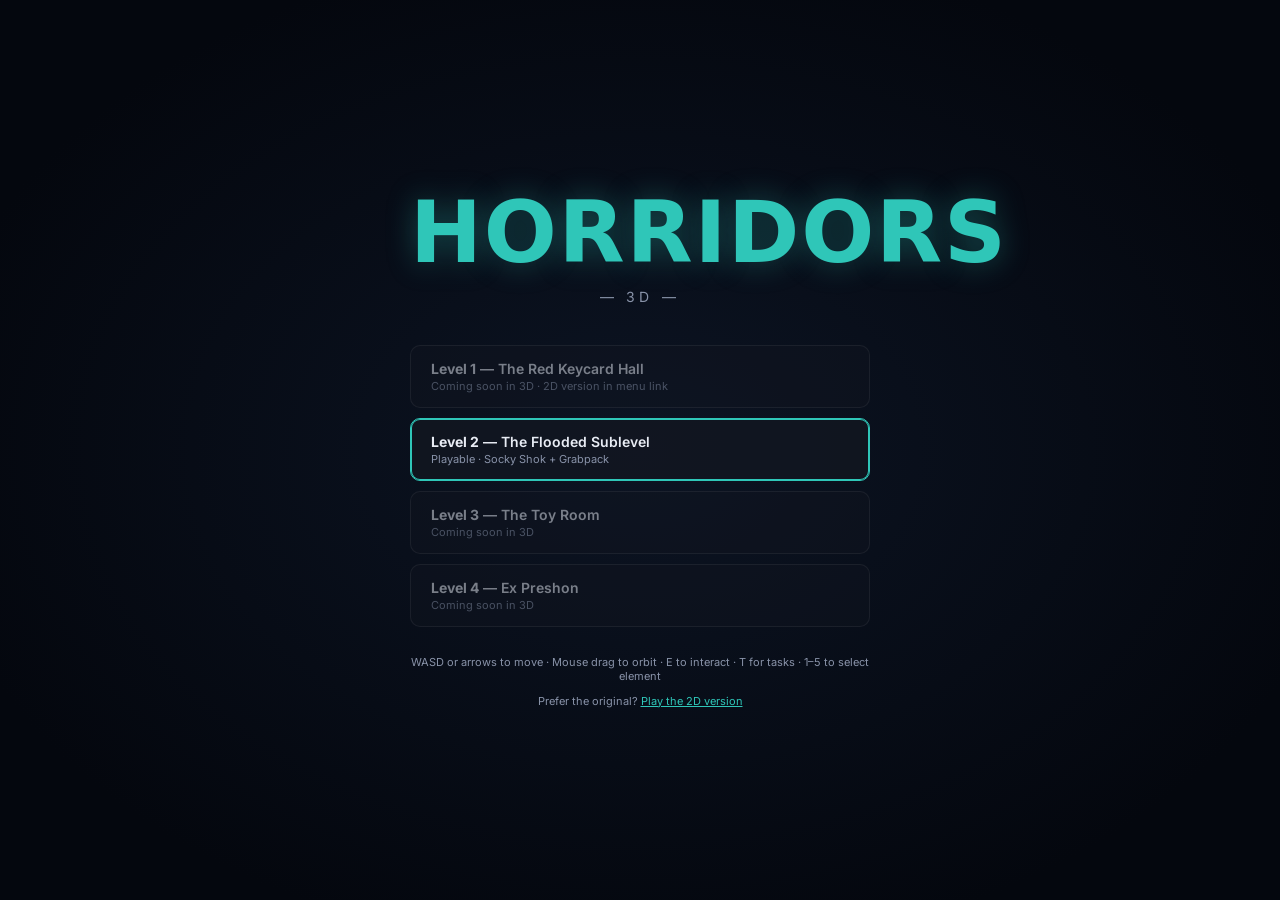
<file: index-3d.html>
<!doctype html>
<html lang="en">
  <head>
    <meta charset="UTF-8" />
    <meta name="viewport" content="width=device-width, initial-scale=1.0, user-scalable=no" />
    <title>Horridors 3D — Level 2</title>
    <link rel="preconnect" href="https://fonts.googleapis.com" />
    <link rel="preconnect" href="https://fonts.gstatic.com" crossorigin />
    <link
      href="https://fonts.googleapis.com/css2?family=Cabinet+Grotesk:wght@500;700;900&family=Inter:wght@400;500;600;700&display=swap"
      rel="stylesheet"
    />
    <style>
      :root {
        --font-display: 'Cabinet Grotesk', system-ui, sans-serif;
        --font-body: 'Inter', system-ui, sans-serif;
        --color-bg: #0a0d14;
        --color-surface: rgba(18, 22, 32, 0.78);
        --color-border: rgba(255, 255, 255, 0.12);
        --color-text: #e8ecf4;
        --color-muted: #8892a8;
        --color-primary: #2fc6b8;  /* teal — Socky accent */
        --color-warn: #ffaa22;
        --color-danger: #ff4466;
        --panel-radius: 10px;
      }
      * { box-sizing: border-box; }
      html, body {
        margin: 0; padding: 0; height: 100%;
        background: var(--color-bg);
        color: var(--color-text);
        font-family: var(--font-body);
        overflow: hidden;
        user-select: none;
      }
      #app {
        position: fixed; inset: 0;
        display: grid; place-items: center;
        background: radial-gradient(ellipse at center, #131a27 0%, #060810 70%);
      }
      #stage {
        position: relative;
        width: 100%; height: 100%;
      }
      canvas { display: block; width: 100%; height: 100%; }

      /* HUD */
      .ui { position: absolute; pointer-events: none; font-family: var(--font-body); }
      .ui.interactive { pointer-events: auto; }

      #hud-top {
        top: 12px; left: 12px; right: 12px;
        display: flex; justify-content: space-between; align-items: flex-start;
        gap: 12px;
      }
      .hud-card {
        background: var(--color-surface);
        backdrop-filter: blur(10px);
        border: 1px solid var(--color-border);
        border-radius: var(--panel-radius);
        padding: 10px 14px;
        font-size: 14px;
        line-height: 1.25;
      }
      .hud-card .label {
        font-size: 10px; font-weight: 700;
        letter-spacing: 0.14em; text-transform: uppercase;
        color: var(--color-muted);
      }
      .hud-card .value {
        font-variant-numeric: tabular-nums lining-nums;
        font-weight: 600; color: var(--color-text);
      }
      .hud-row { display: flex; gap: 10px; align-items: center; }

      #coin-readout .num { font-weight: 700; color: #ffd65a; }

      #elem-bar {
        display: flex; gap: 6px; margin-top: 6px;
      }
      .elem-chip {
        width: 34px; height: 34px;
        display: grid; place-items: center;
        border-radius: 8px;
        background: rgba(255,255,255,0.04);
        border: 1px solid rgba(255,255,255,0.08);
        font-size: 17px;
        position: relative;
        transition: all 160ms ease;
      }
      .elem-chip.locked { filter: grayscale(1) brightness(0.4); }
      .elem-chip.active { border-color: var(--color-primary); box-shadow: 0 0 0 2px rgba(47,198,184,0.35); }
      .elem-chip .hotkey {
        position: absolute; bottom: -3px; right: -3px;
        font-size: 9px; font-weight: 700;
        background: rgba(0,0,0,0.7); padding: 1px 4px; border-radius: 4px;
        color: var(--color-muted);
      }

      #objective-card { max-width: 300px; text-align: right; }
      #objective-card .objective { font-weight: 600; }

      /* Prompt */
      #prompt {
        left: 50%; bottom: 80px; transform: translateX(-50%);
        background: rgba(10, 14, 22, 0.85);
        border: 1px solid var(--color-primary);
        color: var(--color-text);
        padding: 10px 16px; border-radius: 999px;
        font-size: 14px; font-weight: 600;
        opacity: 0; transition: opacity 160ms ease;
      }
      #prompt.show { opacity: 1; }
      #prompt kbd {
        background: var(--color-primary); color: #0a0d14;
        padding: 2px 8px; border-radius: 5px; font-weight: 700;
        font-family: var(--font-body); margin-right: 6px;
      }

      /* Subtitle */
      #subtitle {
        left: 50%; bottom: 24px; transform: translateX(-50%);
        max-width: 70%;
        background: rgba(10, 14, 22, 0.85);
        padding: 10px 18px; border-radius: 8px;
        font-size: 15px; text-align: center;
        opacity: 0; transition: opacity 200ms ease;
      }
      #subtitle.show { opacity: 1; }
      #subtitle .speaker {
        display: block;
        font-size: 10px; letter-spacing: 0.14em; text-transform: uppercase;
        color: var(--color-primary); font-weight: 700; margin-bottom: 2px;
      }

      /* Tasks button + drawer */
      #btn-tasks {
        pointer-events: auto;
        position: absolute; bottom: 18px; left: 18px;
        background: var(--color-surface); border: 1px solid var(--color-border);
        color: var(--color-text); padding: 10px 16px; border-radius: 8px;
        cursor: pointer; font-family: var(--font-body); font-weight: 600; font-size: 13px;
        backdrop-filter: blur(10px);
      }
      #btn-tasks:hover { border-color: var(--color-primary); }

      .overlay {
        position: absolute; inset: 0;
        background: rgba(4, 6, 12, 0.78);
        backdrop-filter: blur(6px);
        display: grid; place-items: center;
        pointer-events: auto;
        z-index: 50;
      }
      .overlay.hidden { display: none; }
      .panel {
        background: #121624;
        border: 1px solid var(--color-border);
        border-radius: 14px;
        padding: 28px 32px;
        min-width: 340px; max-width: 520px;
        max-height: 80vh; overflow-y: auto;
      }
      .panel h2 {
        font-family: var(--font-display); margin: 0 0 16px;
        font-size: 22px; font-weight: 800;
      }
      .task-list { list-style: none; padding: 0; margin: 0 0 16px; }
      .task-list li {
        padding: 8px 0; font-size: 14px;
        border-bottom: 1px solid rgba(255,255,255,0.06);
      }
      .task-list li.done { color: var(--color-muted); text-decoration: line-through; }
      .task-list li::before {
        content: '○'; margin-right: 10px; color: var(--color-muted);
      }
      .task-list li.done::before { content: '●'; color: var(--color-primary); }

      .btn {
        background: var(--color-primary); color: #061013;
        border: none; border-radius: 8px; padding: 10px 20px;
        font-family: var(--font-body); font-weight: 700; font-size: 14px;
        cursor: pointer;
      }
      .btn.ghost {
        background: transparent; color: var(--color-text);
        border: 1px solid var(--color-border);
      }
      .btn + .btn { margin-left: 10px; }

      /* Title/menu screens */
      #title-screen {
        position: absolute; inset: 0; z-index: 60;
        display: grid; place-items: center;
        background: radial-gradient(ellipse at center, #0c1423 0%, #04070e 80%);
        pointer-events: auto;
      }
      #title-screen.hidden { display: none; }
      .title-inner { text-align: center; max-width: 540px; padding: 40px; }
      .title-logo {
        font-family: var(--font-display); font-weight: 900;
        font-size: clamp(48px, 8vw, 86px); letter-spacing: 0.02em;
        color: var(--color-primary);
        text-shadow: 0 0 30px rgba(47, 198, 184, 0.35);
        margin: 0 0 6px;
      }
      .title-sub {
        font-size: 14px; letter-spacing: 0.3em; text-transform: uppercase;
        color: var(--color-muted); margin: 0 0 40px;
      }
      .level-pick {
        display: grid; gap: 10px;
      }
      .level-btn {
        background: var(--color-surface); border: 1px solid var(--color-border);
        border-radius: 10px; padding: 14px 20px;
        color: var(--color-text); font-family: var(--font-body);
        font-size: 14px; font-weight: 600; text-align: left;
        cursor: pointer; transition: all 160ms ease;
      }
      .level-btn:hover { border-color: var(--color-primary); transform: translateX(2px); }
      .level-btn.locked { opacity: 0.5; cursor: not-allowed; }
      .level-btn .meta { display: block; font-size: 11px; color: var(--color-muted); margin-top: 2px; font-weight: 400; }
      .level-btn.active { border-color: var(--color-primary); box-shadow: inset 0 0 0 1px var(--color-primary); }

      /* Toast for picked-up items */
      #toast {
        position: absolute; top: 80px; left: 50%; transform: translateX(-50%) translateY(-20px);
        background: rgba(18, 22, 32, 0.95);
        border: 1px solid var(--color-primary);
        padding: 12px 20px; border-radius: 10px;
        font-size: 14px; font-weight: 600;
        opacity: 0; transition: all 280ms ease;
      }
      #toast.show { opacity: 1; transform: translateX(-50%) translateY(0); }

      /* Zap flash */
      #zap-flash {
        position: absolute; inset: 0; background: #fff;
        pointer-events: none; opacity: 0;
        transition: opacity 120ms ease;
      }

      /* Back button */
      #btn-menu {
        pointer-events: auto;
        position: absolute; bottom: 18px; right: 18px;
        background: rgba(18,22,32,0.78); color: var(--color-muted);
        border: 1px solid var(--color-border);
        border-radius: 8px; padding: 8px 14px; font-size: 12px;
        cursor: pointer; font-family: var(--font-body);
        backdrop-filter: blur(10px);
      }
      #btn-menu:hover { color: var(--color-text); border-color: var(--color-primary); }

      /* Debug */
      #debug {
        position: absolute; bottom: 12px; left: 50%; transform: translateX(-50%);
        font-size: 10px; color: var(--color-muted); font-family: ui-monospace, monospace;
        font-variant-numeric: tabular-nums;
        display: none;
      }
      #debug.show { display: block; }
    </style>
  </head>
  <body>
    <div id="app">
      <div id="stage">
        <canvas id="gl"></canvas>

        <!-- HUD -->
        <div id="hud-top" class="ui">
          <div class="hud-card">
            <div class="hud-row">
              <div>
                <div class="label">Tool</div>
                <div class="value" id="tool-readout">🔦 Flashlight</div>
              </div>
              <div style="width:1px; height:28px; background:var(--color-border);"></div>
              <div>
                <div class="label">Coins</div>
                <div class="value" id="coin-readout"><span class="num">0</span></div>
              </div>
            </div>
            <div id="elem-bar" style="display:none;">
              <div class="elem-chip locked" data-e="fire">🔥<span class="hotkey">1</span></div>
              <div class="elem-chip locked" data-e="thunder">⚡<span class="hotkey">2</span></div>
              <div class="elem-chip locked" data-e="earth">🌱<span class="hotkey">3</span></div>
              <div class="elem-chip locked" data-e="water">💧<span class="hotkey">4</span></div>
              <div class="elem-chip locked" data-e="air">💨<span class="hotkey">5</span></div>
            </div>
          </div>
          <div class="hud-card" id="objective-card">
            <div class="label">Objective</div>
            <div class="value objective" id="objective">Explore the flooded sublevel.</div>
          </div>
        </div>

        <div id="prompt" class="ui"><kbd>E</kbd><span id="prompt-text">Interact</span></div>
        <div id="subtitle" class="ui"><span class="speaker" id="sub-speaker"></span><span id="sub-text"></span></div>
        <div id="toast" class="ui"></div>
        <div id="zap-flash"></div>

        <button id="btn-tasks" class="ui interactive">✅ Tasks (T)</button>
        <button id="btn-menu" class="ui interactive">Menu</button>
        <div id="debug" class="ui"></div>

        <!-- Tasks overlay -->
        <div id="overlay-tasks" class="overlay hidden">
          <div class="panel">
            <h2>Level 2 — Checklist</h2>
            <ul class="task-list" id="task-list"></ul>
            <button class="btn ghost" id="close-tasks">Close</button>
          </div>
        </div>

        <!-- Stub level overlay -->
        <div id="overlay-stub" class="overlay hidden">
          <div class="panel">
            <h2 id="stub-title">Coming soon in 3D</h2>
            <p id="stub-body" style="color:var(--color-muted); line-height:1.55;">
              This level is still being ported to 3D. For now, only Level 2 is playable in the 3D engine.
            </p>
            <p style="color:var(--color-muted); font-size: 12px;">
              Want to try the original 2D version? It's still available at
              <a href="./index-2d.html" style="color:var(--color-primary);">index-2d.html</a>.
            </p>
            <button class="btn" id="stub-back">Back to menu</button>
          </div>
        </div>

        <!-- Title/level select -->
        <div id="title-screen">
          <div class="title-inner">
            <h1 class="title-logo">HORRIDORS</h1>
            <p class="title-sub">— 3D —</p>
            <div class="level-pick">
              <button class="level-btn locked" data-level="1">
                <strong>Level 1</strong> — The Red Keycard Hall
                <span class="meta">Coming soon in 3D · 2D version in menu link</span>
              </button>
              <button class="level-btn active" data-level="2">
                <strong>Level 2</strong> — The Flooded Sublevel
                <span class="meta">Playable · Socky Shok + Grabpack</span>
              </button>
              <button class="level-btn locked" data-level="3">
                <strong>Level 3</strong> — The Toy Room
                <span class="meta">Coming soon in 3D</span>
              </button>
              <button class="level-btn locked" data-level="4">
                <strong>Level 4</strong> — Ex Preshon
                <span class="meta">Coming soon in 3D</span>
              </button>
            </div>
            <p style="margin-top: 28px; font-size: 11px; color: var(--color-muted);">
              WASD or arrows to move · Mouse drag to orbit · E to interact · T for tasks · 1–5 to select element
            </p>
            <p style="margin-top: 6px; font-size: 11px; color: var(--color-muted);">
              Prefer the original? <a href="./index-2d.html" style="color:var(--color-primary);">Play the 2D version</a>
            </p>
          </div>
        </div>
      </div>
    </div>

    <script type="module" src="./engine3d.js"></script>
  </body>
</html>
</file>
<file: styles.css>
:root {
  --font-display: 'Creepster', 'Cabinet Grotesk', serif;
  --font-body: 'Inter', system-ui, sans-serif;

  --bg: #07070b;
  --surface: rgba(14, 14, 20, 0.85);
  --surface-2: rgba(30, 28, 40, 0.9);
  --border: rgba(255, 255, 255, 0.1);
  --text: #eaeaf0;
  --text-muted: #8c8ca0;
  --accent: #ffb347;
  --danger: #ff3a4a;
  --success: #4af0a0;
  --yellow: #ffd94a;

  --panel-radius: 10px;
  --panel-blur: 14px;
  --transition: 200ms cubic-bezier(0.16, 1, 0.3, 1);
}

* {
  box-sizing: border-box;
  margin: 0;
  padding: 0;
}

html,
body {
  width: 100%;
  height: 100%;
  background: #000;
  color: var(--text);
  font-family: var(--font-body);
  overflow: hidden;
  user-select: none;
  -webkit-user-select: none;
}

#game-root {
  position: fixed;
  inset: 0;
  display: grid;
  place-items: center;
  background:
    radial-gradient(ellipse at center, #120f18 0%, #000 80%),
    #000;
}

#game-frame {
  position: relative;
  width: min(100vw, calc(100vh * 1.6));
  height: min(100vh, calc(100vw / 1.6));
  max-width: 100vw;
  max-height: 100vh;
  box-shadow:
    0 0 80px rgba(0, 0, 0, 0.9),
    inset 0 0 120px rgba(0, 0, 0, 0.8);
}

#game {
  display: block;
  width: 100%;
  height: 100%;
  image-rendering: auto;
  background: #0a0a10;
}

/* UI layers overlay the canvas */
.ui-layer {
  position: absolute;
  pointer-events: none;
  z-index: 20;
}

/* HUD */
#hud {
  top: 2%;
  left: 2%;
  right: 2%;
  display: flex;
  justify-content: space-between;
  align-items: flex-start;
  gap: 12px;
  font-size: 14px;
}

.hud-left {
  display: flex;
  gap: 10px;
  flex-wrap: wrap;
}

.hud-item {
  display: flex;
  align-items: center;
  gap: 8px;
  padding: 8px 12px;
  background: var(--surface);
  backdrop-filter: blur(var(--panel-blur));
  border: 1px solid var(--border);
  border-radius: var(--panel-radius);
  color: var(--text-muted);
  font-weight: 500;
  opacity: 0.45;
  transition:
    opacity var(--transition),
    color var(--transition),
    border-color var(--transition);
}

.hud-item.active {
  opacity: 1;
  color: var(--text);
  border-color: var(--accent);
  box-shadow: 0 0 16px rgba(255, 179, 71, 0.3);
}

.hud-icon {
  font-size: 18px;
}

.hud-hint {
  padding: 8px 12px;
  background: var(--surface);
  backdrop-filter: blur(var(--panel-blur));
  border: 1px solid var(--border);
  border-radius: var(--panel-radius);
  color: var(--text-muted);
  font-size: 13px;
  font-weight: 500;
}

/* Subtitle (speaker lines) */
#subtitle {
  bottom: 6%;
  left: 50%;
  transform: translateX(-50%);
  max-width: 70%;
  padding: 14px 22px;
  background: rgba(0, 0, 0, 0.85);
  border: 1px solid var(--border);
  border-radius: var(--panel-radius);
  color: var(--text);
  font-size: 16px;
  font-weight: 500;
  text-align: center;
  letter-spacing: 0.02em;
  opacity: 0;
  transition: opacity 400ms ease;
  pointer-events: none;
}

#subtitle.show {
  opacity: 1;
}

/* When dismissible, allow taps so user can swipe/tap to clear */
#subtitle.dismissible {
  pointer-events: auto;
  cursor: pointer;
}
#subtitle.dismissible::after {
  content: 'tap to dismiss';
  display: block;
  margin-top: 6px;
  font-size: 9px;
  letter-spacing: 0.18em;
  text-transform: uppercase;
  color: rgba(255,255,255,0.42);
  font-weight: 500;
}

#subtitle.speaker::before {
  content: '📡 SPEAKER';
  display: block;
  font-size: 11px;
  letter-spacing: 0.2em;
  color: var(--accent);
  margin-bottom: 4px;
}

#subtitle.monster {
  border-color: var(--danger);
  color: #ffc2c8;
  font-family: var(--font-display);
  font-size: 24px;
  letter-spacing: 0.1em;
}

#subtitle.note {
  border-color: var(--yellow);
  color: var(--yellow);
  font-style: italic;
}

/* Interaction prompt */
#prompt {
  left: 50%;
  top: 72%;
  transform: translate(-50%, 0);
  padding: 10px 18px;
  background: rgba(0, 0, 0, 0.88);
  border: 1px solid var(--accent);
  border-radius: 999px;
  font-size: 14px;
  font-weight: 600;
  letter-spacing: 0.05em;
  color: var(--accent);
  opacity: 0;
  transition: opacity 180ms ease;
}

#prompt.show {
  opacity: 1;
}

#prompt .key {
  display: inline-block;
  padding: 2px 8px;
  background: var(--accent);
  color: #1a1a22;
  border-radius: 4px;
  font-weight: 700;
  margin: 0 4px;
}

/* Chase bar */
#chase-bar {
  top: 10%;
  left: 50%;
  transform: translateX(-50%);
  width: min(420px, 60%);
  height: 28px;
  background: rgba(0, 0, 0, 0.7);
  border: 2px solid var(--danger);
  border-radius: 4px;
  overflow: hidden;
  box-shadow: 0 0 30px rgba(255, 58, 74, 0.5);
  animation: chasePulse 0.8s ease-in-out infinite;
}

@keyframes chasePulse {
  0%,
  100% {
    box-shadow: 0 0 30px rgba(255, 58, 74, 0.5);
  }
  50% {
    box-shadow: 0 0 50px rgba(255, 58, 74, 0.9);
  }
}

.chase-bar-fill {
  position: absolute;
  inset: 0;
  background: linear-gradient(90deg, var(--danger), #ff6070);
  transform-origin: left;
  transform: scaleX(1);
  transition: transform 120ms linear;
}

.chase-bar-label {
  position: absolute;
  inset: 0;
  display: grid;
  place-items: center;
  font-size: 13px;
  font-weight: 700;
  letter-spacing: 0.15em;
  color: #fff;
  text-shadow: 0 1px 2px #000;
}

/* Mute button */
#btn-mute {
  bottom: 2%;
  right: 2%;
  width: 40px;
  height: 40px;
  background: var(--surface);
  border: 1px solid var(--border);
  border-radius: 50%;
  color: var(--text);
  font-size: 18px;
  cursor: pointer;
  pointer-events: auto;
  display: grid;
  place-items: center;
  transition: background var(--transition);
}

#btn-mute:hover {
  background: var(--surface-2);
}

/* Overlays */
.overlay {
  position: absolute;
  inset: 0;
  z-index: 100;
  display: grid;
  place-items: center;
  background: rgba(0, 0, 0, 0.85);
  backdrop-filter: blur(8px);
  pointer-events: auto;
  animation: fadeIn 400ms ease;
}

.overlay.hidden {
  display: none;
}

@keyframes fadeIn {
  from {
    opacity: 0;
  }
  to {
    opacity: 1;
  }
}

.overlay-content {
  max-width: 560px;
  width: 90%;
  /* Scroll when content exceeds available screen height — essential on phones
     and kids' tablets where intro text pushes the "Continue" button offscreen.
     Uses 100% of the parent .overlay (which is itself inset:0 inside the game
     frame) so this works in both upright and rotated portrait modes. */
  max-height: calc(100% - 24px);
  overflow-y: auto;
  -webkit-overflow-scrolling: touch;
  overscroll-behavior: contain;
  padding: 32px 28px;
  background: var(--surface-2);
  border: 1px solid var(--border);
  border-radius: 14px;
  text-align: center;
  color: var(--text);
  box-shadow: 0 0 60px rgba(255, 179, 71, 0.12);
}

/* Subtle scroll hint — a gradient at the bottom edge fades to let the player
   know there's more content below. Also visible scrollbar on webkit. */
.overlay-content::-webkit-scrollbar { width: 8px; }
.overlay-content::-webkit-scrollbar-track { background: transparent; }
.overlay-content::-webkit-scrollbar-thumb {
  background: rgba(255, 179, 71, 0.35);
  border-radius: 4px;
}
.overlay-content::-webkit-scrollbar-thumb:hover { background: rgba(255, 179, 71, 0.6); }

.title-brand {
  font-family: var(--font-display);
  font-size: clamp(48px, 10vw, 88px);
  color: var(--danger);
  letter-spacing: 0.08em;
  text-shadow:
    0 0 20px rgba(255, 58, 74, 0.6),
    3px 3px 0 #000;
  line-height: 1;
  margin-bottom: 8px;
  animation: titleFlicker 4s infinite;
}

/* When the title-brand contains an <img> (brand logo), render the image
   at the same footprint as the old text title and inherit the flicker
   animation from the container. The logo PNG/SVG already bakes in the
   red glow + amber underline. */
.title-brand-logo {
  display: block;
  width: min(72vw, 560px);
  max-width: 100%;
  height: auto;
  margin: 0 auto;
  /* extra red glow to match the rest of the UI even if the SVG renders
     without Creepster loaded */
  filter: drop-shadow(0 0 18px rgba(255, 58, 74, 0.45));
}

.title-brand:has(.title-brand-logo) {
  /* Container no longer needs text-shadow when the image is present */
  text-shadow: none;
  font-size: 0; /* collapse any stray whitespace */
  margin-bottom: 4px;
}

@keyframes titleFlicker {
  0%,
  90%,
  100% {
    opacity: 1;
  }
  92% {
    opacity: 0.4;
  }
  94% {
    opacity: 1;
  }
  96% {
    opacity: 0.7;
  }
}

.title-sub {
  font-size: 14px;
  letter-spacing: 0.3em;
  color: var(--accent);
  text-transform: uppercase;
  margin-bottom: 20px;
}

.title-body {
  font-size: 16px;
  line-height: 1.7;
  color: var(--text-muted);
  margin-bottom: 28px;
}

.btn-primary {
  display: inline-block;
  padding: 14px 28px;
  background: var(--danger);
  border: none;
  border-radius: 8px;
  color: #fff;
  font-family: var(--font-body);
  font-size: 15px;
  font-weight: 700;
  letter-spacing: 0.1em;
  text-transform: uppercase;
  cursor: pointer;
  transition:
    transform var(--transition),
    box-shadow var(--transition);
  box-shadow: 0 0 20px rgba(255, 58, 74, 0.5);
}

.btn-primary:hover {
  transform: translateY(-2px);
  box-shadow: 0 0 30px rgba(255, 58, 74, 0.8);
}

.btn-ghost {
  margin-top: 16px;
  padding: 10px 20px;
  background: transparent;
  border: 1px solid var(--border);
  border-radius: 6px;
  color: var(--text-muted);
  font-family: var(--font-body);
  font-size: 13px;
  cursor: pointer;
  transition:
    color var(--transition),
    border-color var(--transition);
}

.btn-ghost:hover {
  color: var(--text);
  border-color: var(--text);
}

.controls-hint {
  margin-top: 24px;
  padding-top: 20px;
  border-top: 1px solid var(--border);
  font-size: 13px;
  color: var(--text-muted);
  line-height: 1.8;
}

.level-jump {
  margin-top: 22px;
  padding-top: 18px;
  border-top: 1px solid var(--border);
}
.level-jump-label {
  font-size: 12px;
  letter-spacing: 0.18em;
  text-transform: uppercase;
  color: var(--accent);
  margin-bottom: 12px;
  text-align: center;
  font-weight: 600;
}
.level-jump-row {
  display: grid;
  grid-template-columns: repeat(4, 1fr);
  gap: 8px;
}
.level-jump-row .btn-ghost {
  padding: 10px 6px;
  font-size: 12px;
  min-width: 0;
  letter-spacing: 0.04em;
  font-weight: 600;
}
@media (max-width: 380px) {
  .level-jump-row { grid-template-columns: repeat(2, 1fr); }
}

.controls-hint b {
  color: var(--accent);
  font-weight: 600;
}

/* Puzzle overlay */
.puzzle-panel {
  max-width: 620px;
}

.puzzle-title {
  font-family: var(--font-display);
  font-size: 40px;
  color: var(--yellow);
  letter-spacing: 0.1em;
  margin-bottom: 6px;
}

.puzzle-sub {
  font-size: 14px;
  color: var(--text-muted);
  margin-bottom: 18px;
}

.puzzle-sequence {
  display: flex;
  justify-content: center;
  gap: 10px;
  margin-bottom: 20px;
  height: 24px;
}

.seq-dot {
  width: 18px;
  height: 18px;
  border-radius: 50%;
  background: #1a1a22;
  border: 2px solid var(--border);
  transition:
    background var(--transition),
    border-color var(--transition),
    box-shadow var(--transition);
}

.seq-dot.flash {
  background: var(--yellow);
  border-color: var(--yellow);
  box-shadow: 0 0 20px var(--yellow);
}

.seq-dot.filled {
  background: var(--success);
  border-color: var(--success);
}

.seq-dot.wrong {
  background: var(--danger);
  border-color: var(--danger);
  animation: shake 0.3s;
}

@keyframes shake {
  0%,
  100% {
    transform: translateX(0);
  }
  25% {
    transform: translateX(-4px);
  }
  75% {
    transform: translateX(4px);
  }
}

.puzzle-frames {
  display: grid;
  grid-template-columns: repeat(4, 1fr);
  gap: 12px;
  margin-bottom: 16px;
}

.frame-btn {
  display: flex;
  flex-direction: column;
  align-items: center;
  gap: 6px;
  padding: 14px 8px;
  background: #1a1a22;
  border: 2px solid var(--border);
  border-radius: 8px;
  color: var(--text-muted);
  font-family: var(--font-body);
  font-size: 12px;
  text-transform: uppercase;
  letter-spacing: 0.1em;
  cursor: pointer;
  transition: all var(--transition);
}

.frame-btn:hover:not(:disabled) {
  border-color: var(--yellow);
  color: var(--yellow);
  transform: translateY(-2px);
}

.frame-btn:disabled {
  opacity: 0.3;
  cursor: not-allowed;
}

.frame-btn.flashing {
  border-color: var(--yellow);
  background: #2a2618;
  box-shadow: 0 0 30px var(--yellow);
}

.frame-btn svg {
  width: 48px;
  height: 48px;
}

.puzzle-status {
  min-height: 22px;
  font-size: 13px;
  color: var(--text-muted);
  margin-bottom: 8px;
}

.puzzle-status.wrong {
  color: var(--danger);
}

.puzzle-status.right {
  color: var(--success);
}

/* End panel */
.end-title {
  font-family: var(--font-display);
  font-size: 56px;
  color: var(--success);
  letter-spacing: 0.08em;
  margin-bottom: 8px;
  text-shadow: 0 0 20px rgba(74, 240, 160, 0.5);
}

.end-sub {
  font-size: 15px;
  color: var(--text-muted);
  margin-bottom: 24px;
}

.reward-chest {
  display: grid;
  grid-template-columns: 1fr 1fr;
  gap: 10px;
  margin: 0 auto 24px;
  max-width: 400px;
}

.reward-item {
  padding: 12px;
  background: #1a1a22;
  border: 1px solid var(--yellow);
  border-radius: 6px;
  font-size: 13px;
  color: var(--yellow);
}

.end-speaker {
  font-size: 14px;
  color: var(--accent);
  font-style: italic;
  margin-bottom: 20px;
  letter-spacing: 0.05em;
}

/* Caught panel */
.caught-panel {
  background: #1a0408;
  border-color: var(--danger);
  box-shadow: 0 0 80px rgba(255, 58, 74, 0.4);
}

.caught-face {
  position: relative;
  height: 140px;
  margin-bottom: 20px;
  animation: faceZoom 0.8s ease-out;
}

@keyframes faceZoom {
  from {
    transform: scale(0.3);
    opacity: 0;
  }
  to {
    transform: scale(1);
    opacity: 1;
  }
}

.caught-face .eye {
  position: absolute;
  top: 20px;
  width: 50px;
  height: 50px;
  background: var(--yellow);
  border: 4px solid #1a1a22;
  border-radius: 50%;
  box-shadow: 0 0 40px var(--yellow);
  animation: eyePulse 1.2s ease-in-out infinite;
}

.caught-face .eye:nth-child(1) {
  left: calc(50% - 80px);
}
.caught-face .eye:nth-child(2) {
  left: calc(50% + 30px);
}

.caught-face .eye::after {
  content: '';
  position: absolute;
  inset: 10px;
  background: #1a1a22;
  border-radius: 2px;
}

@keyframes eyePulse {
  0%,
  100% {
    box-shadow: 0 0 40px var(--yellow);
  }
  50% {
    box-shadow: 0 0 70px var(--yellow);
  }
}

.caught-face .mouth {
  position: absolute;
  bottom: 10px;
  left: 50%;
  transform: translateX(-50%);
  width: 140px;
  height: 40px;
  border-bottom: 6px solid #e8a0a0;
  border-radius: 0 0 100px 100px;
}

.caught-whisper {
  font-family: var(--font-display);
  font-size: 42px;
  color: #ffc2c8;
  letter-spacing: 0.15em;
  margin-bottom: 24px;
  text-shadow: 0 0 20px rgba(255, 58, 74, 0.6);
}

/* hide helper */
.hidden {
  display: none !important;
}

/* Mobile touch */
@media (max-width: 700px) {
  .hud-label {
    display: none;
  }
  .hud-hint {
    font-size: 11px;
  }
  .puzzle-title {
    font-size: 30px;
  }
  .overlay-content {
    padding: 20px 16px;
  }
}

/* === v2 additions === */
.hud-objective {
  background: var(--surface);
  border: 1px solid var(--border);
  padding: 8px 14px;
  border-radius: 999px;
  color: var(--text);
  font-weight: 500;
  font-size: 13px;
  backdrop-filter: blur(var(--panel-blur));
  max-width: 360px;
  text-align: right;
}

#hud-key1, #hud-key2 { display: none; }
#hud-key1.has, #hud-key2.has { display: flex; }

#btn-notes, #btn-tasks {
  position: absolute;
  pointer-events: auto;
  bottom: 2%;
  z-index: 30;
  background: var(--surface);
  border: 1px solid var(--border);
  color: var(--text);
  padding: 8px 14px;
  border-radius: 999px;
  font-family: var(--font-body);
  font-weight: 600;
  font-size: 13px;
  cursor: pointer;
  backdrop-filter: blur(var(--panel-blur));
  transition: var(--transition);
}
#btn-notes { left: 2%; }
#btn-tasks { left: calc(2% + 140px); }
#btn-notes:hover, #btn-tasks:hover { background: var(--surface-2); }

.tasks-list {
  list-style: none;
  margin: 0 0 12px;
  padding: 0;
  display: flex;
  flex-direction: column;
  gap: 8px;
  max-height: 60vh;
  overflow-y: auto;
}
.tasks-list li {
  display: flex;
  align-items: flex-start;
  gap: 10px;
  padding: 10px 12px;
  background: var(--surface);
  border: 1px solid var(--border);
  border-radius: 10px;
  color: var(--text);
  font-size: 14px;
  line-height: 1.35;
}
.tasks-list li.done {
  color: var(--text-muted, #8b8b99);
  text-decoration: line-through;
  opacity: 0.75;
}
.tasks-list li .task-box {
  flex: 0 0 18px;
  width: 18px;
  height: 18px;
  border: 1.5px solid var(--border);
  border-radius: 4px;
  display: inline-flex;
  align-items: center;
  justify-content: center;
  font-size: 13px;
  line-height: 1;
  background: rgba(0,0,0,0.25);
}
.tasks-list li.done .task-box {
  background: #2a8a4a;
  border-color: #3fb56a;
  color: #eafff0;
}

.notes-panel { max-width: 560px; }
.notes-title {
  font-family: var(--font-display);
  font-size: 32px;
  color: var(--accent);
  letter-spacing: 0.05em;
  margin-bottom: 12px;
  text-align: center;
}
.notes-list {
  display: flex;
  flex-direction: column;
  gap: 10px;
  max-height: 60vh;
  overflow-y: auto;
  padding-right: 8px;
  margin-bottom: 12px;
}
.note-row {
  background: rgba(20, 18, 28, 0.9);
  border: 1px solid var(--border);
  border-radius: 8px;
  padding: 12px 14px;
}
.note-row .note-row-title {
  font-weight: 700;
  color: var(--yellow);
  margin-bottom: 4px;
  font-size: 13px;
  letter-spacing: 0.05em;
  text-transform: uppercase;
}
.note-row .note-row-text {
  font-size: 14px;
  color: var(--text);
  line-height: 1.5;
  white-space: pre-wrap;
}
.notes-empty {
  color: var(--text-muted);
  text-align: center;
  padding: 24px;
  font-style: italic;
}

/* Combo lock */
.combo-panel { max-width: 480px; }
.combo-title {
  font-family: var(--font-display);
  font-size: 36px;
  color: var(--danger);
  letter-spacing: 0.08em;
  text-align: center;
  margin-bottom: 8px;
}
.combo-sub {
  text-align: center;
  color: var(--text-muted);
  margin-bottom: 18px;
}
.combo-dials {
  display: flex;
  justify-content: center;
  gap: 18px;
  margin-bottom: 18px;
}
.dial {
  display: flex;
  flex-direction: column;
  align-items: center;
  gap: 6px;
  background: #0d0d12;
  border: 2px solid #2a2a36;
  border-radius: 8px;
  padding: 8px 4px;
}
.dial-btn {
  background: rgba(255, 217, 74, 0.08);
  border: 1px solid rgba(255, 217, 74, 0.25);
  border-radius: 6px;
  color: var(--accent);
  font-size: 22px;
  cursor: pointer;
  padding: 10px 22px;
  min-width: 44px;
  min-height: 44px;
  font-family: var(--font-body);
  font-weight: 700;
  transition: background 0.12s, color 0.12s, transform 0.06s;
  touch-action: manipulation;
}
.dial-btn:hover { color: var(--yellow); background: rgba(255, 217, 74, 0.16); }
.dial-btn:active { transform: scale(0.94); }
.dial-num {
  font-family: 'Courier New', monospace;
  font-size: 42px;
  font-weight: 700;
  color: var(--yellow);
  width: 56px;
  text-align: center;
  text-shadow: 0 0 10px rgba(255, 217, 74, 0.5);
}
.combo-status {
  text-align: center;
  min-height: 22px;
  margin: 10px 0;
  font-weight: 600;
}
.combo-status.bad { color: var(--danger); }
.combo-status.good { color: var(--success); }

/* Note paper */
.note-panel { max-width: 460px; }
.note-paper {
  background: #f4ecd0;
  color: #1a1208;
  padding: 24px 28px;
  border-radius: 4px;
  box-shadow:
    inset 0 0 30px rgba(120, 80, 30, 0.15),
    0 12px 40px rgba(0, 0, 0, 0.6);
  margin-bottom: 16px;
  transform: rotate(-1deg);
  font-family: 'Courier New', monospace;
  background-image:
    repeating-linear-gradient(0deg, transparent 0 22px, rgba(120, 80, 30, 0.08) 22px 23px);
}
.note-title {
  font-weight: 700;
  font-size: 16px;
  margin-bottom: 12px;
  border-bottom: 1px solid rgba(0, 0, 0, 0.2);
  padding-bottom: 6px;
  text-transform: uppercase;
  letter-spacing: 0.06em;
}
.note-text {
  font-size: 15px;
  line-height: 1.6;
  white-space: pre-wrap;
}

/* Hide indicator */
#hide-indicator {
  bottom: 14%;
  left: 50%;
  transform: translateX(-50%);
  background: rgba(20, 18, 28, 0.92);
  border: 1px solid var(--border);
  color: var(--success);
  padding: 10px 18px;
  border-radius: 999px;
  font-weight: 700;
  font-size: 14px;
  letter-spacing: 0.05em;
  backdrop-filter: blur(var(--panel-blur));
  animation: pulseHide 1.2s ease-in-out infinite;
}
@keyframes pulseHide {
  0%, 100% { opacity: 0.9; }
  50% { opacity: 1; box-shadow: 0 0 30px rgba(74, 240, 160, 0.4); }
}

/* ======================================================= */
/* LEVEL 2 — Flooded Sublevel styles                       */
/* ======================================================= */

.title-brand.l2 {
  color: #7ee2a8;
  text-shadow: 0 0 18px rgba(126,226,168,0.6), 0 0 4px rgba(126,226,168,1);
}
.title-sub.l2 {
  color: #9bdcff;
}
.end-title.l2 {
  color: #7ee2a8;
  text-shadow: 0 0 18px rgba(126,226,168,0.6);
}
.l2-title-panel {
  border: 2px solid rgba(126,226,168,0.35);
  background: linear-gradient(180deg, #0a1d1f 0%, #07141a 100%);
}
.end-buttons {
  display: flex;
  gap: 12px;
  justify-content: center;
  flex-wrap: wrap;
  margin-top: 14px;
}

/* Valve panel */
.valve-panel {
  border: 2px solid rgba(126,226,168,0.35);
  background: linear-gradient(180deg, #0e1f22 0%, #0a1418 100%);
  max-width: 560px;
}
.valve-title {
  font-family: 'Creepster', cursive;
  color: #7ee2a8;
  font-size: 42px;
  letter-spacing: 2px;
  text-align: center;
  margin-bottom: 6px;
  text-shadow: 0 0 12px rgba(126,226,168,0.6);
}
.valve-sub {
  color: #b8d8d4;
  text-align: center;
  font-size: 14px;
  margin-bottom: 18px;
}
.valve-wheels {
  display: flex;
  gap: 20px;
  justify-content: center;
  margin-bottom: 18px;
  flex-wrap: wrap;
}
.vwheel {
  background: rgba(0,0,0,0.3);
  border: 1px solid rgba(255,255,255,0.1);
  border-radius: 12px;
  padding: 12px 14px;
  display: flex;
  flex-direction: column;
  align-items: center;
  gap: 6px;
  min-width: 130px;
}
.vwheel[data-w="0"] { border-color: rgba(255,90,90,0.5); }
.vwheel[data-w="1"] { border-color: rgba(90,160,255,0.5); }
.vwheel[data-w="2"] { border-color: rgba(255,220,90,0.5); }
.vwheel-label {
  font-size: 11px;
  font-weight: 700;
  letter-spacing: 1px;
  color: #cfe9df;
  text-transform: uppercase;
}
.vwheel[data-w="0"] .vwheel-label { color: #ff8c8c; }
.vwheel[data-w="1"] .vwheel-label { color: #9bd0ff; }
.vwheel[data-w="2"] .vwheel-label { color: #ffdc7a; }
.vw-btn {
  background: rgba(255,255,255,0.08);
  color: #e6f2ef;
  border: 1px solid rgba(255,255,255,0.15);
  border-radius: 50%;
  width: 36px;
  height: 36px;
  font-size: 16px;
  cursor: pointer;
  transition: background 120ms;
}
.vw-btn:hover { background: rgba(126,226,168,0.2); }
.vw-num {
  font-family: 'Inter', monospace;
  font-size: 40px;
  font-weight: 700;
  color: #f2fff9;
  min-width: 56px;
  text-align: center;
  text-shadow: 0 0 8px rgba(126,226,168,0.4);
}
.valve-status {
  text-align: center;
  min-height: 22px;
  color: #ffcc55;
  margin-top: 10px;
  font-weight: 600;
}

/* Cipher panel */
.cipher-panel {
  border: 2px solid rgba(155,208,255,0.35);
  background: linear-gradient(180deg, #0d1826 0%, #070d15 100%);
  max-width: 620px;
}
.cipher-title {
  font-family: 'Creepster', cursive;
  color: #9bd0ff;
  font-size: 42px;
  letter-spacing: 2px;
  text-align: center;
  margin-bottom: 6px;
  text-shadow: 0 0 12px rgba(155,208,255,0.5);
}
.cipher-sub {
  color: #c0d8e8;
  text-align: center;
  font-size: 14px;
  margin-bottom: 18px;
}
.cipher-pipes {
  display: grid;
  grid-template-columns: repeat(4, 1fr);
  gap: 12px;
  margin-bottom: 18px;
}
.pipe-btn {
  background: rgba(255,255,255,0.05);
  border: 2px solid rgba(155,208,255,0.3);
  border-radius: 12px;
  padding: 10px;
  cursor: pointer;
  color: #e6f2ef;
  display: flex;
  flex-direction: column;
  align-items: center;
  gap: 4px;
  transition: transform 120ms, background 120ms, border-color 120ms;
}
.pipe-btn svg { width: 56px; height: 56px; }
.pipe-btn span { font-size: 12px; letter-spacing: 0.5px; }
.pipe-btn:hover {
  background: rgba(155,208,255,0.12);
  transform: translateY(-2px);
  border-color: rgba(155,208,255,0.7);
}
.pipe-btn.used {
  opacity: 0.35;
  pointer-events: none;
}
.cipher-progress {
  display: flex;
  gap: 10px;
  justify-content: center;
  margin-bottom: 10px;
}
.cipher-slot {
  width: 48px;
  height: 48px;
  border-radius: 10px;
  border: 2px dashed rgba(155,208,255,0.4);
  display: flex;
  align-items: center;
  justify-content: center;
  font-size: 22px;
  color: #9bd0ff;
  background: rgba(0,0,0,0.25);
}
.cipher-slot.filled {
  border-style: solid;
  background: rgba(155,208,255,0.15);
  color: #ffffff;
}
.cipher-status {
  text-align: center;
  min-height: 22px;
  color: #ffcc55;
  margin-top: 6px;
  font-weight: 600;
}


/* ==========================================================
   Comic cutscene overlay (Squidley vs The Drip)
   ========================================================== */
.comic-panel {
  max-width: 900px;
  width: calc(100% - 40px);
  padding: 20px 22px 18px;
  background: linear-gradient(180deg, #fefaee 0%, #f2e6c9 100%);
  color: #1a1a1a;
  border: 3px solid #1a1a1a;
  border-radius: 6px;
  box-shadow: 8px 8px 0 rgba(0,0,0,0.45), 0 0 0 4px #fff inset;
  font-family: 'Inter', system-ui, sans-serif;
  text-align: center;
  animation: comicPop 0.35s cubic-bezier(.2,.9,.3,1.4);
}
@keyframes comicPop {
  0% { transform: scale(0.85) rotate(-1deg); opacity: 0; }
  100% { transform: scale(1) rotate(0); opacity: 1; }
}
.comic-banner {
  position: relative;
  padding: 6px 0 14px;
  border-bottom: 3px solid #1a1a1a;
  margin-bottom: 14px;
}
.comic-badge {
  display: inline-block;
  background: #ff2a5e;
  color: #fff;
  padding: 4px 12px;
  font-weight: 800;
  letter-spacing: 1.5px;
  font-size: 11px;
  transform: rotate(-3deg);
  border: 2px solid #1a1a1a;
  box-shadow: 3px 3px 0 #1a1a1a;
  margin-bottom: 8px;
}
.comic-title {
  font-family: 'Creepster', 'Impact', system-ui, sans-serif;
  font-size: 40px;
  line-height: 1;
  letter-spacing: 2px;
  color: #1a4a2a;
  text-shadow:
    2px 2px 0 #ffcc55,
    4px 4px 0 #1a1a1a;
}
.comic-issue {
  font-size: 12px;
  letter-spacing: 3px;
  text-transform: uppercase;
  color: #6a5a3a;
  margin-top: 4px;
  font-weight: 700;
}
.comic-strip {
  display: grid;
  grid-template-columns: 1fr 1fr 1fr;
  gap: 10px;
}
.comic-frame {
  margin: 0;
  position: relative;
  border: 3px solid #1a1a1a;
  border-radius: 2px;
  background: #0a1418;
  overflow: hidden;
  aspect-ratio: 5 / 4;
  box-shadow: 3px 3px 0 #1a1a1a;
  animation: panelIn 0.5s ease-out backwards;
}
.comic-frame svg {
  display: block;
  width: 100%;
  height: 100%;
}
#comic-p1 { animation-delay: 0.05s; }
#comic-p2 { animation-delay: 0.35s; }
#comic-p3 { animation-delay: 0.65s; }
@keyframes panelIn {
  0% { transform: translateY(12px) scale(0.92); opacity: 0; }
  100% { transform: translateY(0) scale(1); opacity: 1; }
}

/* -----------------------------------------------------------
   Ex Preshon: Origin — per-element SVG animations (post-L3 tease)
   Subtle motion: bobs, pulses, flickers — no jump-scares.
   ----------------------------------------------------------- */
/* Panel 1 */
#l3-comic-p1 .anim-chester-peer { transform-box: fill-box; transform-origin: center; animation: l3-peer 2.8s ease-in-out infinite; }
@keyframes l3-peer {
  0%,100% { transform: translate(0, 0); }
  50%     { transform: translate(2px, -1px); }
}
#l3-comic-p1 .anim-yearbook { transform-box: fill-box; transform-origin: center; animation: l3-yearbook 3.4s ease-in-out infinite; }
@keyframes l3-yearbook {
  0%   { transform: translate(0, 4px) rotate(-2deg); opacity: 0; }
  20%  { opacity: 1; }
  60%  { transform: translate(0, -2px) rotate(1deg); }
  100% { transform: translate(0, 4px) rotate(-2deg); opacity: 1; }
}
#l3-comic-p1 .anim-mote   { animation: l3-mote 3.6s ease-in-out infinite; }
#l3-comic-p1 .anim-mote-2 { animation-delay: 0.7s; animation-duration: 4.2s; }
#l3-comic-p1 .anim-mote-3 { animation-delay: 1.4s; animation-duration: 3.1s; }
#l3-comic-p1 .anim-mote-4 { animation-delay: 2.1s; animation-duration: 4.8s; }
@keyframes l3-mote {
  0%   { transform: translate(0, 0);  opacity: 0; }
  30%  { opacity: 0.7; }
  100% { transform: translate(-6px, -18px); opacity: 0; }
}
#l3-comic-p1 .anim-flicker { animation: l3-flicker 5s steps(1,end) infinite; }
@keyframes l3-flicker {
  0%,  92%, 94%, 100% { opacity: 0; }
  93%                 { opacity: 0.18; }
}
#l3-comic-p1 .anim-bulb { transform-box: fill-box; transform-origin: center; animation: l3-bulb 2.4s ease-in-out infinite; }
@keyframes l3-bulb {
  0%,100% { filter: drop-shadow(0 0 3px #ffd27a); opacity: 0.95; }
  50%     { filter: drop-shadow(0 0 6px #ffd27a); opacity: 1; }
}
#l3-comic-p1 .anim-flicker-cone { animation: l3-flicker-cone 5s steps(1,end) infinite; }
@keyframes l3-flicker-cone {
  0%,  92%, 94%, 100% { opacity: 1; }
  93%                 { opacity: 0.55; }
}

/* Panel 2 */
#l3-comic-p2 svg { animation: l3-zoom 7s ease-in-out infinite; transform-origin: 60% 60%; }
@keyframes l3-zoom {
  0%,100% { transform: scale(1); }
  50%     { transform: scale(1.06); }
}
#l3-comic-p2 .anim-chalk   { animation: l3-chalk 3s steps(1,end) infinite; }
#l3-comic-p2 .anim-chalk-2 { animation-delay: 0.4s; }
@keyframes l3-chalk {
  0%,   86%, 90%, 100% { opacity: 1; }
  88%,  89%            { opacity: 0.35; }
}
#l3-comic-p2 .anim-boy { transform-box: fill-box; transform-origin: bottom center; animation: l3-boy-breath 3.6s ease-in-out infinite; }
@keyframes l3-boy-breath {
  0%,100% { transform: scaleY(1) translateY(0); }
  50%     { transform: scaleY(1.015) translateY(-1px); }
}
#l3-comic-p2 .anim-exlena { transform-box: fill-box; transform-origin: bottom center; animation: l3-exlena-lean 4.2s ease-in-out infinite; }
@keyframes l3-exlena-lean {
  0%,100% { transform: translate(0, 0) rotate(0deg); }
  50%     { transform: translate(-1.5px, 0) rotate(-1.5deg); }
}
#l3-comic-p2 .anim-scan { animation: l3-scan 2.6s linear infinite; }
@keyframes l3-scan {
  0%   { transform: translateY(-118px); }
  100% { transform: translateY(118px); }
}

/* Panel 3 */
#l3-comic-p3 .anim-expreshon { transform-box: fill-box; transform-origin: center bottom; animation: l3-expreshon-float 3s ease-in-out infinite; }
@keyframes l3-expreshon-float {
  0%,100% { transform: translateY(0); }
  50%     { transform: translateY(-2px); }
}
#l3-comic-p3 .anim-exlena-dark { transform-box: fill-box; transform-origin: center bottom; animation: l3-exlena-float 3.6s ease-in-out infinite; animation-delay: 0.3s; }
@keyframes l3-exlena-float {
  0%,100% { transform: translateY(0); }
  50%     { transform: translateY(-1.5px); }
}
#l3-comic-p3 .anim-torch { animation: l3-torch 1.5s ease-in-out infinite; }
@keyframes l3-torch {
  0%,100% { transform: scale(1);    opacity: 0.85; }
  47%     { transform: scale(1.08); opacity: 1; }
  53%     { transform: scale(0.94); opacity: 0.7; }
}
#l3-comic-p3 .anim-eye-red  { transform-box: fill-box; transform-origin: center; animation: l3-eye-red 1.8s ease-in-out infinite; }
@keyframes l3-eye-red {
  0%,100% { transform: scale(1);   opacity: 0.9; }
  50%     { transform: scale(1.35); opacity: 1;   filter: drop-shadow(0 0 3px #ff3030); }
}
#l3-comic-p3 .anim-eye-pink { transform-box: fill-box; transform-origin: center; animation: l3-eye-pink 2.2s ease-in-out infinite; }
@keyframes l3-eye-pink {
  0%,100% { transform: scale(1);   opacity: 0.9; }
  50%     { transform: scale(1.25); opacity: 1; }
}
#l3-comic-p3 .anim-neon { animation: l3-neon 2.4s steps(1,end) infinite; }
@keyframes l3-neon {
  0%, 80%, 84%, 88%, 92%, 100% { opacity: 1; filter: drop-shadow(0 0 2px #ff5fa2); }
  82%, 90%                      { opacity: 0.3; filter: none; }
}
#l3-comic-p3 .anim-subtitle { animation: l3-subtitle 3.5s ease-in-out infinite; }
@keyframes l3-subtitle {
  0%,100% { opacity: 0.7; letter-spacing: 1px; }
  50%     { opacity: 1;   letter-spacing: 2px; }
}
#l3-comic-p3 .anim-drop   { animation: l3-drop 3s ease-in infinite; }
#l3-comic-p3 .anim-drop-2 { animation-delay: 1.4s; animation-duration: 2.6s; }
@keyframes l3-drop {
  0%   { opacity: 0; transform: translateY(0); }
  10%  { opacity: 0.8; }
  90%  { opacity: 0.5; }
  100% { opacity: 0; transform: translateY(70px); }
}

@media (prefers-reduced-motion: reduce) {
  #l3-comic-p1 .anim-chester-peer, #l3-comic-p1 .anim-yearbook, #l3-comic-p1 .anim-mote, #l3-comic-p1 .anim-flicker, #l3-comic-p1 .anim-bulb, #l3-comic-p1 .anim-flicker-cone,
  #l3-comic-p2 svg, #l3-comic-p2 .anim-chalk, #l3-comic-p2 .anim-boy, #l3-comic-p2 .anim-exlena, #l3-comic-p2 .anim-scan,
  #l3-comic-p3 .anim-torch, #l3-comic-p3 .anim-expreshon, #l3-comic-p3 .anim-exlena-dark, #l3-comic-p3 .anim-eye-red, #l3-comic-p3 .anim-eye-pink, #l3-comic-p3 .anim-neon, #l3-comic-p3 .anim-subtitle, #l3-comic-p3 .anim-drop {
    animation: none;
  }
}
.comic-caption {
  position: absolute;
  left: 6px;
  right: 6px;
  padding: 4px 8px;
  background: #fefaee;
  color: #1a1a1a;
  border: 2px solid #1a1a1a;
  font-size: 11px;
  font-weight: 800;
  text-transform: uppercase;
  letter-spacing: 0.4px;
  z-index: 2;
  text-align: left;
}
.comic-caption.top { top: 6px; }
.comic-speech {
  position: absolute;
  padding: 6px 12px;
  background: #fff;
  color: #1a1a1a;
  border: 2.5px solid #1a1a1a;
  border-radius: 18px;
  font-weight: 800;
  font-size: 13px;
  letter-spacing: 0.3px;
  font-family: 'Comic Sans MS', 'Chalkboard SE', 'Inter', sans-serif;
  z-index: 3;
  box-shadow: 2px 2px 0 #1a1a1a;
}
.comic-speech.right { bottom: 14px; right: 10px; }
.comic-speech.left { bottom: 14px; left: 10px; }
.comic-speech.squish {
  background: #ffe04a;
  transform: rotate(-6deg) scale(1.05);
  font-size: 15px;
}
/* speech tail */
.comic-speech::after {
  content: '';
  position: absolute;
  bottom: -10px;
  width: 0; height: 0;
  border-left: 8px solid transparent;
  border-right: 8px solid transparent;
  border-top: 10px solid #1a1a1a;
}
.comic-speech.right::after { right: 16px; }
.comic-speech.left::after { left: 16px; }
.comic-speech::before {
  content: '';
  position: absolute;
  bottom: -7px;
  width: 0; height: 0;
  border-left: 5px solid transparent;
  border-right: 5px solid transparent;
  border-top: 7px solid #fff;
  z-index: 1;
}
.comic-speech.squish::before { border-top-color: #ffe04a; }
.comic-speech.right::before { right: 19px; }
.comic-speech.left::before { left: 19px; }

.comic-footer {
  margin-top: 16px;
  display: flex;
  flex-direction: column;
  align-items: center;
  gap: 10px;
}
.comic-tip {
  font-size: 12px;
  color: #4a3a1a;
  font-weight: 700;
  letter-spacing: 0.3px;
}

/* Collectibles gallery */
.collectibles-panel {
  max-width: 520px;
  width: calc(100% - 40px);
  padding: 22px 22px 18px;
  background: rgba(10, 20, 26, 0.98);
  border: 2px solid rgba(126,226,168,0.5);
  border-radius: 10px;
  text-align: center;
}
.collectibles-title {
  font-family: 'Creepster', 'Impact', system-ui, sans-serif;
  font-size: 32px;
  letter-spacing: 2px;
  color: #7ee2a8;
  text-shadow: 2px 2px 0 #0a0a0a;
  margin-bottom: 4px;
}
.collectibles-sub {
  color: #a9c9c2;
  font-size: 12px;
  margin-bottom: 14px;
}
.collectibles-list {
  display: flex;
  flex-direction: column;
  gap: 10px;
  margin-bottom: 16px;
}
.collectible-item {
  background: rgba(126,226,168,0.08);
  border: 1px solid rgba(126,226,168,0.3);
  border-radius: 6px;
  padding: 12px 14px;
  text-align: left;
  cursor: pointer;
  transition: background 0.15s, transform 0.15s;
}
.collectible-item.locked {
  background: rgba(80,80,80,0.2);
  border-color: rgba(120,120,120,0.2);
  color: #5a6a72;
  cursor: not-allowed;
}
.collectible-item:hover:not(.locked) {
  background: rgba(126,226,168,0.18);
  transform: translateX(2px);
}
.collectible-item .ci-title {
  color: #e6f2ef;
  font-weight: 700;
  font-size: 14px;
  margin-bottom: 2px;
}
.collectible-item.locked .ci-title { color: #6a7a80; }
.collectible-item .ci-sub {
  color: #8da9a2;
  font-size: 11px;
}

#btn-collectibles {
  position: absolute;
  bottom: 10px;
  right: 60px;
  z-index: 10;
  background: rgba(10,20,26,0.8);
  border: 1px solid rgba(126,226,168,0.5);
  color: #cfe9df;
  padding: 6px 12px;
  font-size: 12px;
  font-weight: 700;
  border-radius: 4px;
  cursor: pointer;
}
#btn-collectibles:hover { background: rgba(126,226,168,0.2); }
#btn-collectibles .ci-count {
  display: inline-block;
  background: #ff2a5e;
  color: #fff;
  padding: 1px 6px;
  border-radius: 8px;
  margin-left: 6px;
  font-size: 10px;
}

@media (max-width: 720px) {
  .comic-title { font-size: 28px; }
  .comic-strip { grid-template-columns: 1fr; }
  .comic-frame { aspect-ratio: 5/3; }
}

/* ======================================================= */
/* LEVEL 3 — Back Home (Expression / corridor) styles      */
/* ======================================================= */

.title-brand.l3 {
  color: #ff7a5a;
  text-shadow: 0 0 18px rgba(255,122,90,0.55), 0 0 4px rgba(255,170,90,1);
}
.title-sub.l3 {
  color: #ffae5a;
}
.end-title.l3 {
  color: #ffae5a;
  text-shadow: 0 0 18px rgba(255,170,90,0.55);
}
.l3-title-panel {
  border: 2px solid rgba(255,122,90,0.4);
  background: linear-gradient(180deg, #1a0e08 0%, #0a0606 100%);
  max-width: 600px;
}

/* Mirror puzzle */
.mirror-panel {
  border: 2px solid rgba(255,170,90,0.4);
  background: linear-gradient(180deg, #1a0e0a 0%, #0a0606 100%);
  max-width: 460px;
  padding: 24px;
}
.mirror-title {
  font-family: 'Creepster', cursive;
  color: #ff9a5a;
  font-size: 38px;
  letter-spacing: 2px;
  text-align: center;
  margin-bottom: 4px;
}
.mirror-sub {
  color: #f3c7a4;
  font-size: 13px;
  text-align: center;
  margin-bottom: 18px;
}
.mirror-board {
  display: grid;
  grid-template-columns: repeat(3, 70px);
  gap: 10px;
  justify-content: center;
  margin: 10px auto 16px;
}
.mirror-tile {
  width: 70px;
  height: 70px;
  border-radius: 8px;
  background: #170a08;
  border: 2px solid #5a3a22;
  color: #fff;
  font-size: 36px;
  display: flex;
  align-items: center;
  justify-content: center;
  cursor: pointer;
  transition: transform 100ms ease, border-color 120ms ease, background 120ms ease;
  font-family: serif;
}
.mirror-tile:hover { transform: translateY(-2px); border-color: #ff9a5a; }
.mirror-tile.fixed {
  background: #0a0404;
  border-color: #ffae5a;
  cursor: default;
  box-shadow: inset 0 0 12px rgba(255,170,90,0.18);
}
.mirror-status {
  text-align: center;
  font-size: 13px;
  font-weight: 700;
  min-height: 18px;
  margin: 4px 0 12px;
  color: #f3c7a4;
}

/* Code panel */
.code-panel {
  border: 2px solid rgba(255,170,90,0.4);
  background: linear-gradient(180deg, #1a0e0a 0%, #0a0606 100%);
  max-width: 480px;
  padding: 24px;
}
.code-title {
  font-family: 'Creepster', cursive;
  color: #ff9a5a;
  font-size: 38px;
  letter-spacing: 2px;
  text-align: center;
  margin-bottom: 4px;
}
.code-sub {
  color: #f3c7a4;
  font-size: 12px;
  text-align: center;
  margin-bottom: 18px;
  min-height: 32px;
  line-height: 1.45;
}
.code-wheels {
  display: flex;
  gap: 14px;
  justify-content: center;
  margin: 8px 0 18px;
}
.codewheel {
  display: flex;
  flex-direction: column;
  align-items: center;
  gap: 6px;
  background: rgba(0,0,0,0.4);
  border: 1px solid #5a3a22;
  border-radius: 8px;
  padding: 8px 6px;
  min-width: 60px;
}
.cw-btn {
  background: rgba(255,170,90,0.15);
  border: 1px solid rgba(255,170,90,0.4);
  color: #ffae5a;
  padding: 4px 10px;
  cursor: pointer;
  border-radius: 4px;
  font-weight: 700;
  font-size: 14px;
  transition: background 100ms ease;
}
.cw-btn:hover { background: rgba(255,170,90,0.32); }
.cw-num {
  font-family: 'Courier New', monospace;
  font-size: 32px;
  color: #fff5c4;
  font-weight: 700;
  min-width: 32px;
  text-align: center;
  text-shadow: 0 0 8px rgba(255,170,90,0.55);
}
.code-status {
  text-align: center;
  font-size: 13px;
  font-weight: 700;
  min-height: 18px;
  margin: 4px 0 12px;
}

/* ---------------- Intro cutscene ---------------- */
.intro-panel {
  max-width: 960px;
  width: 95%;
}
.intro-strip {
  grid-template-columns: repeat(5, 1fr);
  gap: 8px;
  margin: 10px 0 16px;
}
@media (max-width: 900px) {
  .intro-strip { grid-template-columns: repeat(3, 1fr); }
}
@media (max-width: 600px) {
  .intro-strip { grid-template-columns: repeat(2, 1fr); }
}
.intro-rules {
  background: rgba(12, 6, 20, 0.6);
  border: 1px solid rgba(255, 176, 208, 0.25);
  border-radius: 8px;
  padding: 12px 16px;
  margin: 10px auto 16px;
  max-width: 640px;
  font-size: 15px;
  line-height: 1.55;
  color: #f0e6f0;
}
.intro-rules div { margin: 4px 0; }
.intro-rules b { color: #ffd66a; }

/* ---------------- Mother glimpse panel ---------------- */
.mother-panel {
  max-width: 420px;
  text-align: center;
}
.mother-panel .note-paper { text-align: left; }

/* ---------------- Persistent coin pill (HUD) ---------------- */
/* Always visible, even when parent #hud is hidden on later levels */
#hud-coins {
  position: fixed !important;
  top: 10px;
  left: 10px;
  z-index: 1000;
  display: flex !important;
  align-items: center;
  gap: 6px;
  background: rgba(0, 0, 0, 0.55);
  color: #ffd84a;
  padding: 6px 12px;
  border-radius: 999px;
  border: 1px solid rgba(255, 216, 74, 0.5);
  font: 700 13px system-ui, sans-serif;
  text-shadow: 0 1px 2px rgba(0, 0, 0, 0.6);
}
#hud-coins .hud-icon { font-size: 14px; }

/* ============================================================
   Mobile / Touch Controls
   ============================================================ */

/* Only visible when body.has-touch (added by shared-touch.js) */
#touch-controls { display: none; }
body.has-touch #touch-controls {
  display: block;
  position: fixed;
  inset: 0;
  pointer-events: none;
  z-index: 150;
}

body.has-touch #touch-controls .touch-stick,
body.has-touch #touch-controls .touch-actions {
  position: absolute;
  bottom: max(14px, env(safe-area-inset-bottom, 14px));
  pointer-events: auto;
}

/* ---- Analog Thumbstick ---- */
.touch-stick {
  left: max(14px, env(safe-area-inset-left, 14px));
  width: 168px;
  height: 168px;
  user-select: none;
  -webkit-user-select: none;
  -webkit-tap-highlight-color: transparent;
  touch-action: none;
  -webkit-touch-callout: none;
}
.stick-base {
  position: relative;
  width: 100%;
  height: 100%;
  border-radius: 50%;
  background:
    radial-gradient(circle at 50% 45%, rgba(40,40,60,0.55) 0%, rgba(10,10,18,0.7) 70%);
  border: 2px solid rgba(255, 217, 74, 0.38);
  box-shadow:
    0 4px 18px rgba(0,0,0,0.55),
    inset 0 2px 0 rgba(255,255,255,0.06),
    inset 0 -8px 20px rgba(0,0,0,0.45);
  backdrop-filter: blur(8px);
  -webkit-backdrop-filter: blur(8px);
  opacity: 0.9;
  transition: border-color 120ms ease, box-shadow 120ms ease, opacity 120ms ease;
  touch-action: none;
}
.stick-base.engaged {
  border-color: rgba(255, 217, 74, 0.85);
  box-shadow:
    0 0 0 2px rgba(255, 217, 74, 0.15),
    0 4px 22px rgba(255, 217, 74, 0.25),
    inset 0 2px 0 rgba(255,255,255,0.08);
  opacity: 1;
}
.stick-ring {
  position: absolute;
  inset: 14%;
  border-radius: 50%;
  border: 1px dashed rgba(255, 217, 74, 0.22);
  pointer-events: none;
}
.stick-cross {
  position: absolute; inset: 0;
  pointer-events: none;
  color: rgba(255, 217, 74, 0.55);
  font-size: 13px;
  font-weight: 700;
}
.stick-cross .ind {
  position: absolute;
  transform: translate(-50%, -50%);
  transition: color 90ms ease, text-shadow 90ms ease, transform 90ms ease;
}
.stick-cross .ind.up    { left: 50%; top: 10%; }
.stick-cross .ind.down  { left: 50%; top: 90%; }
.stick-cross .ind.left  { left: 10%; top: 50%; }
.stick-cross .ind.right { left: 90%; top: 50%; }
.stick-cross .ind.on {
  color: #fff7d0;
  text-shadow: 0 0 10px rgba(255, 217, 74, 0.9);
}
.stick-knob {
  position: absolute;
  left: 50%; top: 50%;
  width: 42%; height: 42%;
  transform: translate(-50%, -50%);
  border-radius: 50%;
  background:
    radial-gradient(circle at 38% 32%, #fff0a8 0%, #ffd94a 45%, #c49a18 100%);
  border: 2px solid rgba(0,0,0,0.35);
  box-shadow:
    0 4px 12px rgba(0,0,0,0.6),
    inset 0 2px 4px rgba(255,255,255,0.5),
    inset 0 -4px 8px rgba(0,0,0,0.3);
  pointer-events: none;
  /* No transition during drag — every frame of finger movement must
     show instantly. A transition would add perceived input lag. */
  will-change: transform;
}

/* ---- Action Buttons (A / B / X) ---- */
.touch-actions {
  right: max(14px, env(safe-area-inset-right, 14px));
  display: flex;
  gap: 14px;
  align-items: center;
}

.touch-btn {
  user-select: none;
  -webkit-user-select: none;
  -webkit-tap-highlight-color: transparent;
  touch-action: none;
  -webkit-touch-callout: none;
  border: none;
  font-family: inherit;
  color: #ffd94a;
  background: rgba(14, 14, 20, 0.55);
  border: 2px solid rgba(255, 217, 74, 0.4);
  box-shadow:
    0 4px 14px rgba(0, 0, 0, 0.5),
    inset 0 2px 0 rgba(255,255,255,0.08),
    inset 0 -4px 10px rgba(0,0,0,0.35);
  backdrop-filter: blur(8px);
  -webkit-backdrop-filter: blur(8px);
  font-weight: 800;
  /* Only animate visual props — never transform. Transform is instant so
     the press feedback feels mechanical, not rubbery. */
  transition: background 100ms ease, box-shadow 100ms ease, opacity 100ms ease;
  opacity: 0.92;
  will-change: transform, background;
}
.touch-btn.active {
  transform: scale(0.94);
  opacity: 1;
  box-shadow:
    0 2px 6px rgba(0, 0, 0, 0.6),
    inset 0 2px 10px rgba(0,0,0,0.35);
}

.touch-btn.action {
  position: relative;
  width: 80px; height: 80px;
  border-radius: 50%;
  display: grid;
  place-items: center;
  padding: 0;
}
.touch-btn.action .btn-glyph {
  font-size: 30px;
  line-height: 1;
  letter-spacing: 0.5px;
  text-shadow: 0 2px 3px rgba(0,0,0,0.5);
}
.touch-btn.action .btn-sub {
  position: absolute;
  bottom: 8px;
  left: 0; right: 0;
  text-align: center;
  font-size: 10px;
  font-weight: 700;
  letter-spacing: 1.2px;
  text-transform: uppercase;
  opacity: 0.78;
}

/* A = primary action (green, biggest emphasis) */
.touch-btn.action.a {
  background:
    radial-gradient(circle at 35% 30%, rgba(140, 255, 170, 0.35), rgba(74, 208, 120, 0.25) 60%, rgba(20, 80, 50, 0.35) 100%);
  border-color: rgba(120, 240, 160, 0.75);
  color: #eafff2;
}
.touch-btn.action.a.active {
  background:
    radial-gradient(circle at 35% 30%, rgba(180, 255, 200, 0.6), rgba(74, 208, 120, 0.55) 60%, rgba(20, 80, 50, 0.5) 100%);
}
/* B = jump/space (blue) */
.touch-btn.action.b {
  background:
    radial-gradient(circle at 35% 30%, rgba(160, 200, 255, 0.3), rgba(90, 140, 230, 0.22) 60%, rgba(20, 30, 70, 0.35) 100%);
  border-color: rgba(140, 180, 240, 0.65);
  color: #eaf1ff;
}
.touch-btn.action.b.active {
  background:
    radial-gradient(circle at 35% 30%, rgba(200, 225, 255, 0.55), rgba(90, 140, 230, 0.5) 60%, rgba(20, 30, 70, 0.5) 100%);
}
/* X = menu/close (red, smaller) */
.touch-btn.action.x {
  width: 58px; height: 58px;
  background:
    radial-gradient(circle at 35% 30%, rgba(255, 170, 180, 0.28), rgba(220, 70, 90, 0.22) 60%, rgba(90, 20, 30, 0.35) 100%);
  border-color: rgba(255, 120, 135, 0.65);
  color: #ffe2e5;
  align-self: flex-start;
  margin-top: 6px;
}
.touch-btn.action.x .btn-glyph { font-size: 24px; }
.touch-btn.action.x .btn-sub { bottom: 5px; font-size: 9px; }
.touch-btn.action.x.active {
  background:
    radial-gradient(circle at 35% 30%, rgba(255, 200, 210, 0.55), rgba(220, 70, 90, 0.55) 60%, rgba(90, 20, 30, 0.5) 100%);
}

/* Tighter on small phones */
@media (max-height: 420px) {
  .touch-stick { width: 140px; height: 140px; }
  .touch-btn.action { width: 68px; height: 68px; }
  .touch-btn.action .btn-glyph { font-size: 26px; }
  .touch-btn.action .btn-sub { font-size: 9px; bottom: 6px; }
  .touch-btn.action.x { width: 50px; height: 50px; }
  .touch-btn.action.x .btn-glyph { font-size: 20px; }
  .touch-actions { gap: 10px; }
}

/* Wide but short (landscape phones): allow more breathing room */
@media (min-width: 700px) and (max-height: 500px) {
  .touch-stick { width: 176px; height: 176px; }
  .touch-btn.action { width: 84px; height: 84px; }
}

/* Don't let touch controls block overlay buttons */
body.has-touch .overlay:not(.hidden) ~ #touch-controls { opacity: 0.35; pointer-events: none; }
body.has-touch .overlay:not(.hidden) ~ #touch-controls .touch-btn[data-k="Escape"] { pointer-events: auto; opacity: 1; }

/* ============================================================
   Portrait-orientation nudge (game is designed for landscape)
   ============================================================ */
#orient-hint {
  display: none;
  position: fixed;
  inset: 0;
  z-index: 9999;
  background: #07070b;
  color: #eaeaf0;
  align-items: center;
  justify-content: center;
  text-align: center;
  padding: 24px;
  font-family: var(--font-body, system-ui, sans-serif);
}
#orient-hint .panel {
  max-width: 320px;
  padding: 24px;
  border: 1px solid rgba(255,255,255,0.12);
  border-radius: 12px;
  background: rgba(20,20,30,0.8);
}
#orient-hint h2 { font-family: var(--font-display); color: #ffd94a; font-size: 28px; margin-bottom: 10px; letter-spacing: 1px; }
#orient-hint .icon { font-size: 42px; margin-bottom: 12px; }
#orient-hint p { opacity: 0.8; line-height: 1.45; font-size: 14px; }

/* Show in portrait on touch devices — but NOT when the user has entered
   pseudo-fullscreen (we rotate the game to landscape instead). */
@media (orientation: portrait) and (max-height: 900px) {
  body.has-touch:not(.pseudo-fullscreen) #orient-hint { display: flex; }
  body.has-touch:not(.pseudo-fullscreen) #touch-controls { display: none; }
}

/* Hide desktop-only hints on touch */
body.has-touch .desktop-only { display: none !important; }

/* Bigger tap targets for overlay buttons on touch */
body.has-touch .overlay button,
body.has-touch #overlay-title button,
body.has-touch .btn-primary {
  min-height: 48px;
  min-width: 48px;
  font-size: 16px;
}

/* ============================================================
   GRAPHICS POLISH — atmospheric overlays layered on top of the
   canvas for a cleaner, more cinematic look across all levels.
   These are pure CSS so no render code is touched.
   • Radial vignette darkens the corners (depth cue)
   • Subtle film grain (pre-baked SVG noise) adds texture warmth
   • Soft top-down light tint brightens the centre
   ============================================================ */
#game-frame {
  position: relative; /* already set elsewhere but ensure for ::after */
}
/* Give the raw canvas output a tiny clarity boost — adds bite to edges and
   slightly richer colour without breaking any level's art intent. */
#game {
  filter: contrast(1.06) saturate(1.09) brightness(1.015);
  image-rendering: auto;
}
#game-frame::after {
  content: '';
  position: absolute;
  inset: 0;
  pointer-events: none;
  z-index: 5; /* above canvas, below HUD/overlays */
  background:
    /* Warm centre highlight */
    radial-gradient(ellipse 70% 50% at 50% 38%, rgba(255, 224, 170, 0.06), transparent 65%),
    /* Corner vignette */
    radial-gradient(ellipse 120% 90% at 50% 50%, transparent 55%, rgba(0, 0, 0, 0.42) 100%),
    /* Subtle film grain via SVG noise */
    url("data:image/svg+xml;utf8,<svg xmlns='http://www.w3.org/2000/svg' width='140' height='140'><filter id='n'><feTurbulence type='fractalNoise' baseFrequency='0.9' numOctaves='2' stitchTiles='stitch'/><feColorMatrix values='0 0 0 0 0.6  0 0 0 0 0.6  0 0 0 0 0.6  0 0 0 0.06 0'/></filter><rect width='100%25' height='100%25' filter='url(%23n)'/></svg>");
  background-size: 100% 100%, 100% 100%, 140px 140px;
  mix-blend-mode: normal;
  opacity: 0.95;
}
/* Disable polish on specific overlays where it would interfere */
body.polish-off #game-frame::after { display: none; }

/* ============================================================
   PER-LEVEL GRAPHICS TUNING (L1–L5)
   Each level gets its own color grade on the canvas + a second
   atmospheric pass above the canvas (below HUD). This makes every
   chapter feel visually distinct and "cleaner / more realistic"
   without touching the canvas render code.
   ============================================================ */

/* Shared: an extra atmosphere pass stacked on top of #game, sitting
   just above #game-frame::after so levels can layer their own mood
   light, god-rays, or dust motes. */
#game-frame::before {
  content: '';
  position: absolute;
  inset: 0;
  pointer-events: none;
  z-index: 4; /* above canvas (auto), below #game-frame::after (5) */
  background: transparent;
  opacity: 1;
  transition: background 400ms ease, opacity 400ms ease;
}

/* ---- Level 1: warm, soft daylight attic ---- */
body.level-1 #game {
  filter: contrast(1.08) saturate(1.12) brightness(1.02) hue-rotate(-2deg);
}
body.level-1 #game-frame::before {
  background:
    radial-gradient(ellipse 60% 45% at 55% 30%, rgba(255, 218, 150, 0.10), transparent 70%),
    radial-gradient(ellipse 90% 70% at 50% 90%, rgba(60, 20, 40, 0.18), transparent 75%);
}

/* ---- Level 2: cool moonlit corridor ---- */
body.level-2 #game {
  filter: contrast(1.10) saturate(0.96) brightness(0.97) hue-rotate(6deg);
}
body.level-2 #game-frame::before {
  background:
    radial-gradient(ellipse 55% 40% at 50% 20%, rgba(140, 180, 255, 0.09), transparent 65%),
    linear-gradient(180deg, rgba(10, 14, 28, 0.18) 0%, transparent 40%, rgba(0, 0, 0, 0.22) 100%);
}

/* ---- Level 3: industrial rust + sodium lamps ---- */
body.level-3 #game {
  filter: contrast(1.12) saturate(1.08) brightness(0.96) hue-rotate(-8deg);
}
body.level-3 #game-frame::before {
  background:
    radial-gradient(ellipse 50% 30% at 50% 25%, rgba(255, 168, 80, 0.10), transparent 65%),
    radial-gradient(circle at 80% 70%, rgba(255, 130, 40, 0.05), transparent 45%),
    linear-gradient(0deg, rgba(30, 14, 4, 0.20), transparent 55%);
}

/* ---- Level 4: verdant overgrowth, dappled green light ---- */
body.level-4 #game {
  filter: contrast(1.08) saturate(1.14) brightness(1.01) hue-rotate(4deg);
}
body.level-4 #game-frame::before {
  background:
    radial-gradient(ellipse 70% 40% at 40% 15%, rgba(180, 255, 170, 0.08), transparent 65%),
    radial-gradient(circle at 75% 80%, rgba(40, 80, 50, 0.14), transparent 60%),
    linear-gradient(0deg, rgba(10, 20, 14, 0.22), transparent 50%);
}

/* ---- Level 5: cold blue dread, low visibility ---- */
body.level-5 #game {
  filter: contrast(1.14) saturate(0.88) brightness(0.92) hue-rotate(10deg);
}
body.level-5 #game-frame::before {
  background:
    radial-gradient(ellipse 45% 35% at 50% 45%, rgba(120, 180, 255, 0.06), transparent 68%),
    radial-gradient(ellipse 100% 80% at 50% 50%, transparent 30%, rgba(0, 4, 14, 0.40) 100%),
    linear-gradient(180deg, rgba(6, 10, 24, 0.28) 0%, transparent 50%);
}

/* ============================================================
   FULLSCREEN BUTTON + PSEUDO-FULLSCREEN MODE
   ============================================================ */

#fullscreen-btn {
  position: absolute;
  top: 8px;
  right: 8px;
  z-index: 1000;
  width: 40px;
  height: 40px;
  display: grid;
  place-items: center;
  padding: 0;
  background: rgba(10, 10, 16, 0.65);
  border: 1px solid rgba(255, 255, 255, 0.18);
  color: #ffd94a;
  border-radius: 8px;
  cursor: pointer;
  backdrop-filter: blur(6px);
  -webkit-backdrop-filter: blur(6px);
  transition: background 150ms, transform 150ms, border-color 150ms;
  pointer-events: auto;
  touch-action: manipulation;
}

#fullscreen-btn:hover,
#fullscreen-btn:focus-visible {
  background: rgba(30, 26, 40, 0.9);
  border-color: rgba(255, 217, 74, 0.5);
  outline: none;
}

#fullscreen-btn:active {
  transform: scale(0.94);
}

/* Hide the in-frame fullscreen button entirely on touch devices —
   the fixed #mobile-fs-btn takes over so the player doesn't see two FS boxes. */
body.has-touch #fullscreen-btn {
  display: none !important;
}

/* When in pseudo-fullscreen, force game-root to take over EVERYTHING.
   Works even when iframe sandbox blocks true fullscreen. */
body.pseudo-fullscreen {
  overflow: hidden !important;
}

body.pseudo-fullscreen #game-root {
  position: fixed !important;
  top: 0 !important;
  left: 0 !important;
  right: 0 !important;
  bottom: 0 !important;
  width: 100vw !important;
  height: 100vh !important;
  /* Use 100svh where supported so the browser UI bars are accounted for */
  height: 100svh !important;
  z-index: 2147483647 !important; /* max z-index */
  margin: 0 !important;
  padding: 0 !important;
}

body.pseudo-fullscreen #game-frame {
  width: min(100vw, calc(100svh * 1.6)) !important;
  height: min(100svh, calc(100vw / 1.6)) !important;
}

/* Hide the portrait nag overlay while in pseudo-fullscreen */
body.pseudo-fullscreen #orient-hint { display: none !important; }

/* ============================================================
   Portrait orientation — TWO modes
   ============================================================

   The game was originally built for landscape (1.6:1 aspect). On a phone
   held in portrait we have two options:

   1. NATIVE PORTRAIT (default — body.portrait-native + pseudo-fullscreen):
      Canvas sits at the top of the viewport at full width; the bottom
      portion becomes a dedicated control strip with the thumbstick on the
      left and A/B buttons on the right. No rotation. Feels like a real
      mobile game, and crucially the whole canvas is always visible
      without the player having to tilt the phone.

   2. ROTATED LANDSCAPE (legacy — body.pseudo-fullscreen without
      .portrait-native): #game-root rotates 90° so the game fills the
      whole screen in landscape while the phone is held vertically. This
      is kept as a fallback / alternative we can toggle from JS.
   ============================================================ */

/* ---- Mode 1: Native portrait (preferred for phones) ---- */
@media (orientation: portrait) {
  body.pseudo-fullscreen.portrait-native #game-root {
    /* No rotation — keep the game-root upright in the portrait viewport. */
    width: 100vw !important;
    height: 100svh !important;
    transform: none !important;
    top: 0 !important;
    left: 0 !important;
    /* Override grid-centering so the frame sits at the TOP instead of
       vertically centered with empty space above AND below. */
    display: block !important;
  }
  body.pseudo-fullscreen.portrait-native #game-frame {
    /* Full width, aspect-locked 1.6:1, pinned to the top of the viewport.
       The remaining space (100svh - width/1.6) becomes the control strip. */
    position: absolute !important;
    top: 0 !important;
    left: 0 !important;
    right: 0 !important;
    width: 100vw !important;
    height: calc(100vw / 1.6) !important;
    max-width: 100vw !important;
    max-height: 100svh !important;
    margin: 0 !important;
  }
  /* The control strip is the area between the game-frame bottom and the
     viewport bottom. Provide a subtle divider so it reads as a distinct
     zone. The strip is a visual guide; touch controls themselves live in
     #touch-controls (position:fixed full screen) and pin themselves to the
     bottom corners so they naturally land inside this strip. */
  body.pseudo-fullscreen.portrait-native #game-root::after {
    content: '';
    position: absolute;
    top: calc(100vw / 1.6);
    left: 0;
    right: 0;
    bottom: 0;
    background:
      radial-gradient(ellipse at 50% 0%, rgba(60, 30, 50, 0.28) 0%, transparent 70%),
      linear-gradient(180deg, #0c0810 0%, #060409 100%);
    pointer-events: none;
    z-index: 0;
  }
  /* Touch controls: upright (no rotation). Shrink stick/buttons a touch so
     they share the strip comfortably on narrow phones. */
  body.pseudo-fullscreen.portrait-native.has-touch #touch-controls {
    display: block !important;
    position: fixed !important;
    top: 0 !important;
    left: 0 !important;
    width: 100vw !important;
    height: 100svh !important;
    transform: none !important;
    z-index: 2147483647 !important;
  }
  body.pseudo-fullscreen.portrait-native .touch-stick {
    width: 150px !important;
    height: 150px !important;
    bottom: max(18px, env(safe-area-inset-bottom, 18px)) !important;
    left: max(14px, env(safe-area-inset-left, 14px)) !important;
  }
  body.pseudo-fullscreen.portrait-native .touch-actions {
    bottom: max(18px, env(safe-area-inset-bottom, 18px)) !important;
    right: max(14px, env(safe-area-inset-right, 14px)) !important;
    gap: 12px !important;
  }
  body.pseudo-fullscreen.portrait-native .touch-btn.action {
    width: 72px !important;
    height: 72px !important;
  }
  /* Menu button: anchor to the real viewport top-left, inside the canvas
     frame, not rotated. */
  body.pseudo-fullscreen.portrait-native #touch-menu-btn {
    top: max(54px, env(safe-area-inset-top, 54px)) !important;
    left: 12px !important;
    transform: none !important;
  }
  /* Fullscreen button: upright, top-right. */
  body.pseudo-fullscreen.portrait-native #fullscreen-btn {
    position: absolute !important;
    top: 8px !important;
    right: 8px !important;
    left: auto !important;
    bottom: auto !important;
    transform: none !important;
  }
  /* Give the HUD breathing room on the right so the gem counter / hint
     text doesn't sit beneath the fixed fullscreen + hide-controls buttons.
     Two 52px buttons + 10px gap + 8px edge inset = ~130px reserved zone. */
  body.pseudo-fullscreen.portrait-native.has-touch #hud {
    right: 132px !important;
  }
  /* Orient-hint and portrait nag should stay hidden in this mode. */
  body.pseudo-fullscreen.portrait-native #orient-hint { display: none !important; }

  /* Overlays should cover the ENTIRE viewport in native portrait, not just
     the small canvas area at the top. Their base rule uses position:absolute
     inset:0 which scopes them to the nearest positioned ancestor (#game-frame,
     which is 360×225 here). Escape that so the player has the full screen
     for intro text, level select, notes, and puzzles. */
  body.pseudo-fullscreen.portrait-native .overlay {
    position: fixed !important;
    top: 0 !important;
    left: 0 !important;
    right: 0 !important;
    bottom: 0 !important;
    z-index: 2147483640 !important; /* above canvas + controls, below menu-btn */
  }
  /* Touch controls are hidden while any overlay is open to prevent accidental
     taps on the thumbstick when reaching for the CTA button on a tall overlay. */
  body.pseudo-fullscreen.portrait-native .overlay:not(.hidden) ~ #touch-controls,
  body.pseudo-fullscreen.portrait-native:has(.overlay:not(.hidden)) #touch-controls {
    opacity: 0.25 !important;
    pointer-events: none !important;
  }

  /* v1.2.1 fix: When NOT in pseudo-fullscreen, intro/title overlays were still
     scoped to the small #game-frame (414x259 on a typical phone), so long
     intro text (L2-L5, L7) pushed the CTA button hundreds of pixels below
     the viewport. No visible scrollbar = users couldn't reach the button.
     Apply the same full-viewport escape unconditionally on portrait phones.
     Touch controls aren't drawn over the full screen in this mode (they're
     anchored to #game-frame too), so leaving them is safe. */
  body:not(.pseudo-fullscreen) .overlay {
    position: fixed !important;
    top: 0 !important;
    left: 0 !important;
    right: 0 !important;
    bottom: 0 !important;
    z-index: 2147483640 !important;
  }
  body:not(.pseudo-fullscreen) .overlay:not(.hidden) ~ #touch-controls,
  body:not(.pseudo-fullscreen):has(.overlay:not(.hidden)) #touch-controls {
    opacity: 0.25 !important;
    pointer-events: none !important;
  }
}

/* ---- Mode 2: Rotated landscape fallback ----
   Used when body.pseudo-fullscreen is active but .portrait-native is NOT.
   Rotates #game-root 90° so the game fills the screen as landscape. */
@media (orientation: portrait) {
  body.pseudo-fullscreen:not(.portrait-native) #game-root {
    /* Swap: use viewport HEIGHT as the horizontal axis, WIDTH as vertical */
    width: 100svh !important;
    height: 100vw !important;
    /* Rotate around origin and shift back into view */
    transform: rotate(90deg) translateY(-100vw) !important;
    transform-origin: top left !important;
    top: 0 !important;
    left: 0 !important;
  }
  body.pseudo-fullscreen:not(.portrait-native) #game-frame {
    width: min(100svh, calc(100vw * 1.6)) !important;
    height: min(100vw, calc(100svh / 1.6)) !important;
    max-width: 100svh !important;
    max-height: 100vw !important;
  }
  body.pseudo-fullscreen.has-touch:not(.portrait-native) #touch-controls {
    display: block !important;
    position: fixed !important;
    top: 0 !important;
    left: 0 !important;
    width: 100svh !important;
    height: 100vw !important;
    transform: rotate(90deg) translateY(-100vw) !important;
    transform-origin: top left !important;
    z-index: 2147483647 !important;
  }
  body.pseudo-fullscreen:not(.portrait-native) #fullscreen-btn {
    position: fixed !important;
    top: auto !important;
    bottom: 10px !important;
    left: 10px !important;
    right: auto !important;
    transform: rotate(90deg) !important;
    transform-origin: center center !important;
    z-index: 2147483647 !important;
  }
}

/* Swap the icon when in fullscreen mode */
body.pseudo-fullscreen #fullscreen-btn .fs-enter,
:fullscreen #fullscreen-btn .fs-enter { display: none; }

body.pseudo-fullscreen #fullscreen-btn .fs-exit,
:fullscreen #fullscreen-btn .fs-exit { display: block; }

/* Also support browser-native fullscreen styling */
#game-root:fullscreen,
#game-frame:fullscreen {
  background: #000;
}

#game-frame:fullscreen {
  width: min(100vw, calc(100vh * 1.6));
  height: min(100vh, calc(100vw / 1.6));
}

/* ============================================================
   Fullscreen splash (mobile only).
   Shown on first load on Android Chrome so the user's tap can
   satisfy the Fullscreen API's user-gesture requirement.
   ============================================================ */
#fs-splash {
  position: fixed;
  inset: 0;
  z-index: 2147483646; /* just below pseudo-fullscreen's game-root */
  display: flex;
  align-items: center;
  justify-content: center;
  background:
    radial-gradient(circle at 50% 40%, rgba(60, 20, 30, 0.85) 0%, rgba(10, 6, 12, 0.96) 70%),
    #07050a;
  color: #ffd94a;
  cursor: pointer;
  -webkit-tap-highlight-color: transparent;
  touch-action: manipulation;
  user-select: none;
  -webkit-user-select: none;
  animation: fs-splash-in 200ms ease;
}
@keyframes fs-splash-in {
  from { opacity: 0; }
  to   { opacity: 1; }
}
.fs-splash-out {
  animation: fs-splash-fade 380ms ease forwards !important;
}
@keyframes fs-splash-fade {
  to { opacity: 0; transform: scale(1.02); }
}
.fs-splash-inner {
  text-align: center;
  padding: 0 24px;
  max-width: 360px;
}
.fs-splash-icon {
  color: rgba(255, 217, 74, 0.85);
  margin-bottom: 16px;
  filter: drop-shadow(0 0 18px rgba(255, 120, 120, 0.35));
  animation: fs-pulse 1.6s ease-in-out infinite;
}
@keyframes fs-pulse {
  0%, 100% { transform: scale(1); opacity: 0.9; }
  50%      { transform: scale(1.08); opacity: 1; }
}
.fs-splash-title {
  font-family: 'Creepster', system-ui, sans-serif;
  font-size: clamp(44px, 11vw, 64px);
  line-height: 1;
  color: #ff4a4a;
  text-shadow: 0 3px 0 rgba(0,0,0,0.5), 0 0 22px rgba(255, 74, 74, 0.35);
  letter-spacing: 1.5px;
  margin: 0 0 18px 0;
}
.fs-splash-cta {
  font-size: clamp(17px, 4.5vw, 22px);
  font-weight: 800;
  color: #ffd94a;
  text-transform: uppercase;
  letter-spacing: 2px;
  margin-bottom: 8px;
}
.fs-splash-sub {
  font-size: 13px;
  color: rgba(255, 240, 200, 0.6);
  font-weight: 500;
  letter-spacing: 0.4px;
}
/* Hide splash when game root is actually rotated/scaled so two UIs don't
   fight each other. */
body.pseudo-fullscreen #fs-splash {
  /* Keep it on top even when pseudo is active \u2014 first tap should still
     trigger real fullscreen. */
  z-index: 2147483647;
}

/* ============================================================
   Mobile fullscreen button \u2014 pinned to the real viewport corner
   (not inside the rotated #game-frame). Always visible on touch.
   ============================================================ */
#mobile-fs-btn {
  position: fixed;
  top: max(8px, env(safe-area-inset-top, 8px));
  right: max(8px, env(safe-area-inset-right, 8px));
  /* Must exceed #game-root's stacking context (z:2147483647 in portrait-native). */
  z-index: 2147483647;
  display: flex;
  flex-direction: column;
  align-items: center;
  justify-content: center;
  gap: 1px;
  width: 52px;
  height: 52px;
  padding: 0;
  border-radius: 14px;
  border: 2px solid rgba(255, 217, 74, 0.7);
  background:
    linear-gradient(180deg, rgba(30, 14, 22, 0.92), rgba(14, 6, 12, 0.96));
  color: #ffd94a;
  font-family: inherit;
  font-weight: 800;
  font-size: 9px;
  letter-spacing: 0.8px;
  text-transform: uppercase;
  box-shadow:
    0 4px 14px rgba(0, 0, 0, 0.55),
    0 0 0 1px rgba(255, 217, 74, 0.12),
    inset 0 1px 0 rgba(255, 255, 255, 0.08);
  cursor: pointer;
  touch-action: manipulation;
  -webkit-tap-highlight-color: transparent;
  user-select: none;
  -webkit-user-select: none;
  transition: transform 120ms ease, background 160ms ease, box-shadow 160ms ease;
}
#mobile-fs-btn:active {
  transform: scale(0.94);
  background: linear-gradient(180deg, rgba(60, 28, 40, 0.96), rgba(30, 14, 22, 0.98));
  box-shadow: 0 2px 8px rgba(0, 0, 0, 0.6);
}
#mobile-fs-btn.is-fs {
  color: #ffb0b0;
  border-color: rgba(255, 140, 140, 0.7);
}
.mobile-fs-label {
  font-size: 8.5px;
  opacity: 0.85;
  letter-spacing: 1.2px;
  line-height: 1;
  margin-top: 1px;
}
/* Only show on touch devices — desktop already has the in-frame button. */
body:not(.has-touch) #mobile-fs-btn {
  display: none;
}

/* ============================================================
   Hide-controls toggle (touch devices only) — lets a player using
   a connected keyboard on a touchscreen device hide the on-screen
   gamepad to reclaim screen space.
   ============================================================ */
#hide-controls-btn {
  position: fixed;
  top: max(8px, env(safe-area-inset-top, 8px));
  right: calc(max(8px, env(safe-area-inset-right, 8px)) + 62px); /* left of #mobile-fs-btn */
  /* Must exceed #game-root's stacking context. */
  z-index: 2147483647;
  display: none;
  flex-direction: column;
  align-items: center;
  justify-content: center;
  gap: 1px;
  width: 52px;
  height: 52px;
  padding: 0;
  border-radius: 14px;
  border: 2px solid rgba(126, 226, 168, 0.6);
  background: linear-gradient(180deg, rgba(14, 22, 18, 0.92), rgba(6, 14, 10, 0.96));
  color: #7ee2a8;
  font-family: inherit;
  font-weight: 800;
  font-size: 9px;
  letter-spacing: 0.8px;
  text-transform: uppercase;
  box-shadow:
    0 4px 14px rgba(0, 0, 0, 0.55),
    0 0 0 1px rgba(126, 226, 168, 0.12),
    inset 0 1px 0 rgba(255, 255, 255, 0.08);
  cursor: pointer;
  touch-action: manipulation;
  -webkit-tap-highlight-color: transparent;
  user-select: none;
  -webkit-user-select: none;
  transition: transform 120ms ease, background 160ms ease;
}
body.has-touch #hide-controls-btn { display: flex; }
#hide-controls-btn:active { transform: scale(0.94); }
#hide-controls-btn.is-hidden {
  color: #e7c7ff;
  border-color: rgba(186, 154, 255, 0.6);
}
.hide-controls-label {
  font-size: 8.5px;
  opacity: 0.85;
  letter-spacing: 1.2px;
  line-height: 1;
  margin-top: 1px;
}
/* When user toggles controls off, hide the on-screen gamepad. */
body.controls-hidden #touch-controls { display: none !important; }
body.controls-hidden #touch-menu-btn { display: none !important; }
/* While actually in real fullscreen on desktop, the in-frame button is fine \u2014
   hide the mobile one to avoid duplicates on a connected keyboard scenario. */
#mobile-fs-btn.is-fs {
  opacity: 0.7;
}

/* ============================================================
   Hold-to-exit menu button (touch devices only)
   Top-left corner, away from the thumbstick and action cluster.
   Must be held 800ms to avoid accidental exits.
   ============================================================ */
#touch-menu-btn {
  display: none;
  position: fixed;
  top: 54px;
  left: 12px;
  width: 48px;
  height: 48px;
  padding: 0;
  border-radius: 50%;
  border: 2px solid rgba(255, 120, 135, 0.55);
  background: radial-gradient(circle at 35% 30%, rgba(80, 24, 34, 0.78), rgba(40, 12, 18, 0.9) 70%);
  color: #ffe2e5;
  z-index: 2147483645;
  touch-action: none;
  -webkit-tap-highlight-color: transparent;
  user-select: none;
  -webkit-user-select: none;
  cursor: pointer;
  overflow: visible;
  box-shadow: 0 2px 10px rgba(0, 0, 0, 0.45);
  transition: transform 140ms ease, background 160ms ease, border-color 160ms ease;
}
body.has-touch #touch-menu-btn { display: block; }

#touch-menu-btn .menu-glyph {
  position: absolute;
  inset: 0;
  display: flex;
  align-items: center;
  justify-content: center;
  font-size: 22px;
  font-weight: 800;
  line-height: 1;
  z-index: 2;
  pointer-events: none;
}

/* Progress ring drawn with a conic-gradient; --p goes 0 → 1 as held. */
#touch-menu-btn .menu-ring {
  --p: 0;
  position: absolute;
  inset: -4px;
  border-radius: 50%;
  background: conic-gradient(#ff6b7d calc(var(--p) * 360deg), rgba(255, 120, 135, 0.12) 0);
  mask: radial-gradient(circle, transparent 56%, black 58%);
  -webkit-mask: radial-gradient(circle, transparent 56%, black 58%);
  pointer-events: none;
  z-index: 1;
  opacity: 0;
  transition: opacity 120ms ease;
}
#touch-menu-btn.holding .menu-ring { opacity: 1; }

#touch-menu-btn .menu-label {
  position: absolute;
  top: 52px;
  left: 50%;
  transform: translateX(-50%);
  font-size: 9px;
  font-weight: 700;
  letter-spacing: 1px;
  white-space: nowrap;
  background: rgba(10, 8, 14, 0.78);
  color: #ffd0d5;
  padding: 3px 8px;
  border-radius: 10px;
  border: 1px solid rgba(255, 120, 135, 0.4);
  opacity: 0;
  pointer-events: none;
  transition: opacity 150ms ease;
  z-index: 3;
}
#touch-menu-btn.holding .menu-label { opacity: 1; }

#touch-menu-btn.holding {
  transform: scale(1.05);
  border-color: rgba(255, 180, 190, 0.95);
  background: radial-gradient(circle at 35% 30%, rgba(180, 40, 60, 0.95), rgba(60, 14, 22, 0.95) 70%);
}
#touch-menu-btn.triggered {
  background: radial-gradient(circle at 35% 30%, rgba(255, 220, 230, 0.95), rgba(220, 80, 100, 0.95) 70%);
  transform: scale(0.92);
}

/* No overlay-based fade rule — JS guards the hold trigger when the title overlay
   is visible, so an accidental hold on the menu screen is harmless. */

/* ---------- Difficulty picker (title screen) ---------- */
.difficulty-picker {
  margin: 14px auto 10px;
  padding: 10px 12px;
  max-width: 420px;
  background: rgba(20, 14, 28, 0.55);
  border: 1px solid rgba(150, 110, 200, 0.25);
  border-radius: 12px;
  text-align: center;
}
.difficulty-label {
  font-size: 10px;
  font-weight: 700;
  letter-spacing: 2px;
  text-transform: uppercase;
  color: #c9b8e4;
  opacity: 0.8;
  margin-bottom: 6px;
}
.difficulty-options {
  display: grid;
  grid-template-columns: repeat(4, 1fr);
  gap: 6px;
}
.difficulty-option {
  display: flex;
  flex-direction: column;
  align-items: center;
  justify-content: center;
  gap: 2px;
  padding: 8px 4px;
  background: rgba(30, 22, 44, 0.7);
  border: 1px solid rgba(150, 110, 200, 0.22);
  border-radius: 10px;
  color: #dfd4f0;
  font-family: inherit;
  cursor: pointer;
  transition: all 140ms ease;
  min-height: 48px;
}
.difficulty-option:hover {
  background: rgba(50, 38, 72, 0.85);
  border-color: rgba(180, 140, 230, 0.45);
}
.difficulty-option .d-name {
  font-size: 12px;
  font-weight: 700;
  letter-spacing: 0.5px;
}
.difficulty-option .d-age {
  font-size: 9px;
  font-weight: 600;
  letter-spacing: 1px;
  opacity: 0.65;
  text-transform: uppercase;
}
.difficulty-option[aria-checked="true"] {
  background: linear-gradient(135deg, rgba(120, 70, 200, 0.55), rgba(180, 60, 120, 0.45));
  border-color: rgba(230, 180, 255, 0.75);
  color: #ffffff;
  box-shadow: 0 0 0 1px rgba(230, 180, 255, 0.35) inset,
              0 4px 14px rgba(120, 60, 200, 0.35);
}
/* Difficulty palette: easy=green, medium=amber, hard=red, extreme=purple */
.difficulty-option[data-tier="easy"][aria-checked="true"]    { background: linear-gradient(135deg, #1f8a3a, #14602a); border-color: #6aee8a; box-shadow: 0 0 0 1px rgba(106,238,138,0.45) inset, 0 4px 14px rgba(30,160,60,0.35); }
.difficulty-option[data-tier="medium"][aria-checked="true"]  { background: linear-gradient(135deg, #c68a18, #7a5208); border-color: #ffce6a; box-shadow: 0 0 0 1px rgba(255,206,106,0.45) inset, 0 4px 14px rgba(210,140,30,0.35); }
.difficulty-option[data-tier="hard"][aria-checked="true"]    { background: linear-gradient(135deg, #c42a2a, #7a1212); border-color: #ff6a6a; box-shadow: 0 0 0 1px rgba(255,106,106,0.45) inset, 0 4px 14px rgba(210,40,40,0.4); }
.difficulty-option[data-tier="extreme"][aria-checked="true"] { background: linear-gradient(135deg, #7a28c4, #401460); border-color: #c77bff; box-shadow: 0 0 0 1px rgba(199,123,255,0.5) inset, 0 0 20px rgba(140,60,220,0.45); }

/* Small HUD badge showing current difficulty */
.difficulty-badge {
  display: inline-block;
  font-size: 9px;
  font-weight: 700;
  letter-spacing: 1px;
  text-transform: uppercase;
  padding: 2px 6px;
  margin-left: 6px;
  border-radius: 6px;
  background: rgba(20, 14, 28, 0.7);
  border: 1px solid rgba(150, 110, 200, 0.35);
  color: #dfd4f0;
  vertical-align: middle;
}
[data-difficulty-badge][data-tier="easy"]    { color: #6aee8a; border-color: rgba(106, 238, 138, 0.5); }
[data-difficulty-badge][data-tier="medium"]  { color: #ffce6a; border-color: rgba(255, 206, 106, 0.5); }
[data-difficulty-badge][data-tier="hard"]    { color: #ff6a6a; border-color: rgba(255, 106, 106, 0.55); }
[data-difficulty-badge][data-tier="extreme"] { color: #c77bff; border-color: rgba(199, 123, 255, 0.6); text-shadow: 0 0 6px rgba(140, 60, 220, 0.5); }

/* v22 — Title screen cast poster */
.title-cast-poster {
  display: block;
  width: 100%;
  max-width: 720px;
  height: auto;
  margin: 0 auto 18px auto;
  border-radius: 12px;
  box-shadow: 0 10px 40px rgba(0, 0, 0, 0.55), 0 0 0 1px rgba(90, 230, 210, 0.12);
  image-rendering: auto;
}
@media (max-width: 640px) {
  .title-cast-poster { max-width: 100%; margin-bottom: 12px; border-radius: 8px; }
}

/* v22 — Certificate system (player name, unlock modal, cert overlay) */
.name-field {
  display: flex;
  flex-direction: column;
  gap: 4px;
  align-items: center;
  margin: 10px auto 14px auto;
  width: 100%;
  max-width: 320px;
}
.name-label {
  font-size: 11px;
  letter-spacing: 0.14em;
  text-transform: uppercase;
  color: rgba(230, 230, 240, 0.6);
  font-weight: 600;
}
.name-input {
  width: 100%;
  padding: 10px 14px;
  background: rgba(20, 20, 28, 0.7);
  border: 1px solid rgba(90, 230, 210, 0.28);
  border-radius: 10px;
  color: #f2f2f4;
  font: 600 15px/1.2 system-ui, -apple-system, sans-serif;
  text-align: center;
  outline: none;
  transition: border-color 160ms ease, box-shadow 160ms ease;
}
.name-input:focus {
  border-color: rgba(90, 230, 210, 0.7);
  box-shadow: 0 0 0 3px rgba(90, 230, 210, 0.18);
}

/* Locked jump buttons */
.btn-ghost.locked {
  opacity: 0.42;
  cursor: not-allowed;
  position: relative;
}
.btn-ghost.locked::after {
  content: ' 🔒';
  font-size: 12px;
}

/* "Have a key?" link */
.key-unlock-link {
  display: block;
  margin: 10px auto 0 auto;
  background: transparent;
  border: none;
  color: rgba(140, 220, 200, 0.85);
  font: 500 12px/1 system-ui, sans-serif;
  letter-spacing: 0.06em;
  cursor: pointer;
  text-decoration: underline dotted;
  text-underline-offset: 3px;
  padding: 6px 10px;
}
.key-unlock-link:hover { color: #7ce9c8; }

/* Key modal */
.key-modal {
  max-width: 420px;
  padding: 26px 24px;
  text-align: center;
}
.key-title {
  font: 700 22px/1.2 system-ui, sans-serif;
  color: #f2f2f4;
  margin-bottom: 8px;
}
.key-sub {
  font-size: 13px;
  color: rgba(220, 220, 230, 0.68);
  margin-bottom: 16px;
  line-height: 1.5;
}
.key-input {
  display: block;
  width: 100%;
  padding: 12px 14px;
  background: rgba(20, 20, 28, 0.8);
  border: 1px solid rgba(255, 255, 255, 0.14);
  border-radius: 10px;
  color: #f2f2f4;
  font: 600 14px/1.2 ui-monospace, 'SF Mono', Menlo, monospace;
  text-align: center;
  letter-spacing: 0.08em;
  outline: none;
  text-transform: uppercase;
}
.key-input:focus {
  border-color: rgba(90, 230, 210, 0.6);
  box-shadow: 0 0 0 3px rgba(90, 230, 210, 0.18);
}
.key-result {
  min-height: 20px;
  margin-top: 12px;
  font-size: 13px;
  font-weight: 600;
}
.key-result.success { color: #6aee8a; }
.key-result.error { color: #ff7070; }
.key-actions {
  display: flex;
  gap: 10px;
  justify-content: center;
  margin-top: 16px;
}

/* Certificate overlay */
#overlay-certificate .overlay-content {
  max-width: 720px;
  padding: 30px 28px;
}
.cert-card {
  background: linear-gradient(180deg, #f7f2e4 0%, #ede4cd 100%);
  border-radius: 12px;
  padding: 34px 34px 28px 34px;
  color: #2a241a;
  position: relative;
  box-shadow: 0 20px 60px rgba(0, 0, 0, 0.5), inset 0 0 0 1px rgba(0, 0, 0, 0.1);
  overflow: hidden;
}
.cert-card[data-tier="easy"]    { box-shadow: 0 20px 60px rgba(0,0,0,0.5), inset 0 0 0 3px #1f8a3a; }
.cert-card[data-tier="medium"]  { box-shadow: 0 20px 60px rgba(0,0,0,0.5), inset 0 0 0 3px #c68a18; }
.cert-card[data-tier="hard"]    { box-shadow: 0 20px 60px rgba(0,0,0,0.5), inset 0 0 0 3px #c42a2a; }
.cert-card[data-tier="extreme"] { box-shadow: 0 20px 60px rgba(0,0,0,0.5), inset 0 0 0 3px #7a28c4; }
.cert-inner { position: relative; text-align: center; }
.cert-corner { position: absolute; width: 18px; height: 18px; border: 2px solid #c9a04a; }
.cert-corner.tl { top: -4px; left: -4px; border-right: 0; border-bottom: 0; }
.cert-corner.tr { top: -4px; right: -4px; border-left: 0; border-bottom: 0; }
.cert-corner.bl { bottom: -4px; left: -4px; border-right: 0; border-top: 0; }
.cert-corner.br { bottom: -4px; right: -4px; border-left: 0; border-top: 0; }
.cert-brand {
  font: 800 34px/1 'Creepster', 'Chiller', cursive, system-ui;
  color: #c42a2a;
  letter-spacing: 0.04em;
  margin-bottom: 2px;
}
.cert-subbrand {
  font: 600 13px/1 system-ui, sans-serif;
  letter-spacing: 0.18em;
  text-transform: uppercase;
  color: #7a6340;
  margin-bottom: 18px;
}
.cert-line {
  font: 400 14px/1.5 system-ui, sans-serif;
  color: #5a4a30;
  margin: 4px 0;
}
.cert-name {
  font: 700 30px/1.2 'Georgia', serif;
  color: #2a241a;
  margin: 8px 0;
  border-bottom: 1px solid rgba(0, 0, 0, 0.15);
  padding-bottom: 6px;
  display: inline-block;
  min-width: 60%;
}
.cert-title {
  font: 700 18px/1.2 'Georgia', serif;
  color: #3a2e1a;
  margin: 6px 0 14px 0;
}
.cert-diffrow { margin: 6px 0 20px 0; }
.cert-diff-badge {
  display: inline-block;
  padding: 4px 12px;
  border-radius: 999px;
  font: 700 12px/1 system-ui, sans-serif;
  letter-spacing: 0.12em;
  text-transform: uppercase;
  color: #fff;
  margin-right: 8px;
}
.cert-diff-badge[data-tier="easy"]    { background: #1f8a3a; }
.cert-diff-badge[data-tier="medium"]  { background: #c68a18; }
.cert-diff-badge[data-tier="hard"]    { background: #c42a2a; }
.cert-diff-badge[data-tier="extreme"] { background: #7a28c4; }
.cert-diff-label {
  font: 500 12px/1 system-ui, sans-serif;
  color: #7a6340;
  letter-spacing: 0.1em;
  text-transform: uppercase;
}
.cert-daterow {
  margin: -8px 0 18px 0;
  display: flex;
  gap: 8px;
  align-items: baseline;
  justify-content: center;
}

/* "Your Certificates" panel on the title screen */
.cert-panel {
  margin: 16px auto 8px;
  padding: 12px 14px;
  border: 1px solid rgba(255, 215, 120, 0.25);
  background: rgba(20, 14, 8, 0.55);
  border-radius: 10px;
  max-width: 520px;
}
.cert-panel.hidden { display: none; }
.cert-panel-label {
  font: 600 11px/1 system-ui, sans-serif;
  color: #e5cf8a;
  letter-spacing: 0.16em;
  text-transform: uppercase;
  margin-bottom: 10px;
  text-align: center;
}
.cert-panel-row {
  display: flex;
  flex-wrap: wrap;
  justify-content: center;
  gap: 8px;
}
.cert-panel-btn {
  display: inline-flex;
  align-items: center;
  gap: 8px;
  padding: 8px 12px;
  border-radius: 8px;
  border: 1px solid rgba(255, 255, 255, 0.15);
  background: rgba(255, 255, 255, 0.04);
  color: #f1e8d2;
  font: 600 12px/1 system-ui, sans-serif;
  cursor: pointer;
  transition: transform 120ms ease, background 120ms ease, border-color 120ms ease;
}
.cert-panel-btn:hover {
  transform: translateY(-1px);
  background: rgba(255, 255, 255, 0.08);
  border-color: rgba(255, 215, 120, 0.45);
}
.cert-panel-btn-tier {
  display: inline-block;
  padding: 3px 8px;
  border-radius: 999px;
  font: 700 10px/1 system-ui, sans-serif;
  letter-spacing: 0.1em;
  text-transform: uppercase;
  color: #fff;
}
.cert-panel-btn-tier[data-tier="easy"]    { background: #1f8a3a; }
.cert-panel-btn-tier[data-tier="medium"]  { background: #c68a18; }
.cert-panel-btn-tier[data-tier="hard"]    { background: #c42a2a; }
.cert-panel-btn-tier[data-tier="extreme"] { background: #7a28c4; }
.cert-panel-btn-label {
  font: 500 11px/1 system-ui, sans-serif;
  letter-spacing: 0.04em;
  color: #e5dfcf;
}
.cert-date-label {
  font: 500 11px/1 system-ui, sans-serif;
  color: #7a6340;
  letter-spacing: 0.14em;
  text-transform: uppercase;
}
.cert-date {
  font: 600 14px/1 'Cormorant Garamond', Georgia, serif;
  color: #2a241a;
  letter-spacing: 0.02em;
}
.cert-sig {
  display: flex;
  justify-content: space-around;
  margin: 22px 0 18px 0;
  gap: 20px;
}
.cert-sig-line { flex: 1; }
.cert-sig-stroke {
  height: 1px;
  background: #2a241a;
  margin-bottom: 4px;
  font-style: italic;
  font-family: 'Dancing Script', cursive;
  color: #2a241a;
}
.cert-sig-caption {
  font: 500 10px/1.2 system-ui, sans-serif;
  color: #5a4a30;
  letter-spacing: 0.06em;
}
.cert-keyrow {
  margin-top: 16px;
  padding-top: 14px;
  border-top: 1px dashed rgba(0, 0, 0, 0.2);
}
.cert-keylabel {
  font: 600 10px/1 system-ui, sans-serif;
  letter-spacing: 0.16em;
  text-transform: uppercase;
  color: #7a6340;
  margin-bottom: 4px;
}
.cert-key {
  font: 700 16px/1.2 ui-monospace, 'SF Mono', Menlo, monospace;
  color: #2a241a;
  letter-spacing: 0.1em;
}
.cert-keyhint {
  font: 400 10px/1.3 system-ui, sans-serif;
  color: #7a6340;
  margin-top: 4px;
}
.cert-actions {
  display: flex;
  gap: 10px;
  justify-content: center;
  margin-top: 20px;
}

@media (max-width: 640px) {
  .cert-card { padding: 22px 18px; }
  .cert-brand { font-size: 26px; }
  .cert-name { font-size: 22px; }
  .cert-title { font-size: 15px; }
  .cert-sig { gap: 12px; }
}

/* v23 — Mum cage cutscene bitmap overlay */
.mother-cage-scene {
  position: relative;
  width: 200px;
  height: 200px;
  margin: 0 auto;
  background: radial-gradient(ellipse at center 70%, #1a1020 0%, #0a0410 70%);
  border-radius: 6px;
  overflow: hidden;
}
.mother-cage-mum {
  position: absolute;
  left: 50%;
  bottom: 8px;
  transform: translateX(-50%);
  height: 165px;
  width: auto;
  filter: drop-shadow(0 4px 8px rgba(0, 0, 0, 0.6));
  z-index: 1;
}
.mother-cage-bars {
  position: absolute;
  inset: 0;
  z-index: 2;
  pointer-events: none;
}

/* =========================================================================
   MOBILE VISIBILITY FIXES (2026-04-20)
   Two goals:
     1) Keep game text (dialogue, objective, Notes/Tasks/Collectibles labels)
        readable on mobile — never hidden behind the D-pad or A/B buttons.
     2) Fade the THUMBSTICK only while it's being dragged — so the character
        the player is moving isn't hidden under their thumb. The A/B action
        buttons and the top ✕ menu stay fully visible always.
   ========================================================================= */

/* --- 1. Active-fade the THUMBSTICK ONLY while in use ---
   When the player is dragging the stick to move Chester, the thumb would
   normally cover the character. So while .in-use is set (by shared-touch.js),
   fade the stick down to ~20% so the character underneath stays readable.
   A/B action buttons and the top ✕ menu stay fully visible at all times. */
body.has-touch .touch-stick {
  transition: opacity 260ms ease;
}
body.has-touch .touch-stick.in-use {
  opacity: 0.20;
}
/* The stick continues to receive touches while faded — pointer-events stays
   auto so the drag isn't interrupted. */

/* --- 2. Reserve a mobile-safe zone for text so nothing hides behind controls --- */

/* 2a. Objective pill (top-right): on mobile landscape the fullscreen + PAD
   buttons sit at the top-right, so cap its width and shift it down a row. */
@media (max-width: 900px) and (max-height: 600px) {
  .hud-objective {
    max-width: min(54vw, 300px);
    font-size: 12px;
    padding: 6px 12px;
    line-height: 1.25;
    /* Let long text wrap rather than run under the FULL/PAD button */
    white-space: normal;
  }
  #hud .hud-right {
    /* Push objective below the fullscreen-btn zone (top-right ~46px tall) */
    padding-top: 40px;
    /* Reserve room on the right for the PAD/FULL buttons so the objective
       pill doesn't slide underneath them. */
    padding-right: 96px;
  }

  /* 2b. Subtitle / speaker line — the mirror said "1-2-3…" etc. Don't let it
     slip under the A/B buttons or the d-pad. Pin above the control band. */
  #subtitle {
    bottom: calc(14px + 180px);          /* above d-pad + action cluster */
    max-width: min(74vw, 560px);
    font-size: 14px;
    padding: 10px 16px;
    left: 50%;
    transform: translateX(-50%);
  }
  #subtitle.monster { font-size: 18px; }

  /* 2c. Bottom-left buttons: Notes + Tasks sit at bottom:2% left:2% by
     default — directly where the D-pad lives on touch. Reroute them to
     the TOP-LEFT strip under the HUD items on touch landscape. */
  body.has-touch #btn-notes,
  body.has-touch #btn-tasks {
    bottom: auto;
    top: 46px;                           /* below the coin/gem pills */
    font-size: 11px;
    padding: 5px 10px;
  }
  body.has-touch #btn-notes { left: 2%; }
  body.has-touch #btn-tasks { left: calc(2% + 96px); }

  /* 2d. Collectibles button (bottom-right) lives under the A/B stack. Lift
     it to the top strip on the right side, under the PAD/FULL buttons. */
  body.has-touch #btn-collectibles {
    bottom: auto;
    right: 10px;
    top: 46px;
    padding: 5px 10px;
    font-size: 11px;
  }

  /* 2e. HUD keycard / pickup item labels on the left — on very short
     viewports wrap the label tighter so it doesn't bleed under the toast. */
  #hud .hud-left .hud-item .hud-label {
    font-size: 11px;
  }
}

/* 2f. Even on mid-size mobile (portrait-pseudo-fullscreen landscape) give
   the bottom subtitle the same lift so dialogue stays above the pad. */
body.has-touch #subtitle {
  bottom: calc(14px + 170px);
}

/* =========================================================================
   MOBILE HUD — minimise text overlays so they don't block gameplay
   (2026-04-20, second pass)
   The previous pass moved text out of the d-pad zone but the subtitle
   and objective pill still sat across the playfield. This pass shrinks
   them both and ensures the subtitle hugs the very top, not the middle.
   ========================================================================= */
@media (max-width: 1100px) and (max-height: 700px) {

  /* --- Subtitle: thin strip at the very bottom-centre, ABOVE the action
     buttons but well below the playfield. Never sits over the player.
     Auto-hides after 4s via game.js tickSpeaker(). */
  body.has-touch #subtitle {
    bottom: 8px;
    top: auto;
    left: 50%;
    transform: translateX(-50%);
    /* Narrow enough to fit between the d-pad and A/B buttons */
    max-width: min(46vw, 360px);
    font-size: 11px;
    font-weight: 500;
    padding: 4px 11px;
    line-height: 1.3;
    background: rgba(0, 0, 0, 0.85);
    border-width: 1px;
    /* Tap-through by default; .dismissible re-enables pointer-events so the
       user can tap the subtitle to clear it without blocking gameplay. */
    pointer-events: none;
  }
  body.has-touch #subtitle.dismissible {
    pointer-events: auto;
  }
  body.has-touch #subtitle.dismissible::after {
    /* Hide the tap-hint on mobile to keep the strip slim — the tap behaviour
       is taught once via the L1 onboarding tip. */
    display: none;
  }
  body.has-touch #subtitle.speaker::before {
    display: inline;          /* inline so it doesn't add a row */
    margin-right: 8px;
    font-size: 10px;
  }
  body.has-touch #subtitle.monster {
    font-size: 14px;
    letter-spacing: 0.06em;
  }

  /* --- Objective pill: keep small + faint by default; full color on hover/tap --- */
  body.has-touch .hud-objective {
    max-width: 200px;
    font-size: 10px;
    padding: 4px 10px;
    opacity: 0.55;
    line-height: 1.25;
    /* Truncate to 1 line by default */
    white-space: nowrap;
    overflow: hidden;
    text-overflow: ellipsis;
    transition: opacity 200ms ease, max-width 200ms ease, white-space 0s 200ms;
  }
  /* Tap or hold to read the full thing */
  body.has-touch .hud-objective:hover,
  body.has-touch .hud-objective:active,
  body.has-touch .hud-objective:focus {
    opacity: 1;
    max-width: min(70vw, 360px);
    white-space: normal;
  }

  /* --- Notes / Tasks / Collectibles: smaller pills in the top strip --- */
  body.has-touch #btn-notes,
  body.has-touch #btn-tasks,
  body.has-touch #btn-collectibles {
    font-size: 10px;
    padding: 3px 8px;
    opacity: 0.85;
  }
  body.has-touch #btn-tasks { left: calc(2% + 76px); }

  /* --- Keycard / pickup HUD pill on the left: smaller and dimmer --- */
  body.has-touch #hud-key1,
  body.has-touch #hud-key2 {
    font-size: 10px;
    padding: 3px 8px;
    opacity: 0.75;
  }
  body.has-touch #hud .hud-left .hud-item .hud-label {
    font-size: 10px;
  }
  body.has-touch #hud .hud-left {
    gap: 6px;
  }
}

/* =========================================================================
   TIMER + LEADERBOARD (v1.2.0)
   - #hud-timer    : top-center pill, shown only during an active run
   - .leaderboard  : centered overlay panel with filters + top-10 list
   ========================================================================= */
#hud-timer {
  position: absolute;
  top: 8px;
  left: 50%;
  transform: translateX(-50%) translateY(-8px);
  display: flex;
  flex-direction: column;
  align-items: center;
  gap: 1px;
  padding: 6px 14px;
  background: rgba(8, 10, 14, 0.78);
  border: 1px solid rgba(255, 217, 74, 0.35);
  border-radius: 999px;
  color: #fff8e0;
  font-family: ui-monospace, 'SF Mono', Menlo, Consolas, monospace;
  letter-spacing: 0.04em;
  font-size: 13px;
  font-weight: 600;
  box-shadow: 0 4px 16px rgba(0, 0, 0, 0.5);
  cursor: pointer;
  pointer-events: auto;
  opacity: 0;
  transition: opacity 200ms ease, transform 200ms ease;
  z-index: 18;
}
#hud-timer.show {
  opacity: 1;
  transform: translateX(-50%) translateY(0);
}
.hud-timer-row {
  display: flex;
  align-items: center;
  gap: 6px;
  white-space: nowrap;
}
.hud-timer-icon {
  font-family: 'Inter', system-ui, sans-serif;
  font-size: 14px;
}
.hud-timer-total {
  color: #ffd94a;
  font-weight: 700;
}
.hud-timer-sep {
  opacity: 0.4;
}
.hud-timer-level {
  color: #cfe6ff;
  font-size: 11px;
  font-weight: 500;
  letter-spacing: 0.06em;
}
.hud-timer-hint {
  font-family: 'Inter', system-ui, sans-serif;
  font-size: 8px;
  letter-spacing: 0.18em;
  text-transform: uppercase;
  color: rgba(255, 255, 255, 0.42);
  font-weight: 500;
}

/* On mobile landscape, sit slightly lower so PAD/FULL don't overlap */
@media (max-width: 900px) and (max-height: 600px) {
  #hud-timer {
    top: 6px;
    font-size: 11px;
    padding: 4px 10px;
  }
  .hud-timer-hint {
    display: none;          /* save vertical space on phones */
  }
}

/* Title-screen leaderboard button row */
.title-leaderboard-row {
  margin-top: 10px;
  display: flex;
  justify-content: center;
}

/* Leaderboard panel */
.leaderboard-panel {
  width: min(560px, 92vw);
  max-height: 86vh;
  overflow-y: auto;
  padding: 22px 26px 18px;
  background: linear-gradient(180deg, #1a0a24 0%, #0f0814 100%);
  border: 2px solid #ffd94a;
  border-radius: 16px;
  color: #f0e8d4;
  box-shadow: 0 16px 48px rgba(0, 0, 0, 0.7);
}
.leaderboard-head {
  display: flex;
  align-items: center;
  justify-content: space-between;
  margin-bottom: 14px;
}
.leaderboard-title {
  font-family: var(--font-display, 'Creepster', cursive);
  font-size: 28px;
  letter-spacing: 0.06em;
  color: #ffd94a;
  text-shadow: 0 2px 0 rgba(0, 0, 0, 0.5);
}
.lb-close-btn {
  font-size: 12px;
  padding: 6px 12px;
}
.leaderboard-filters,
.leaderboard-name-row {
  display: flex;
  gap: 10px;
  margin-bottom: 12px;
  flex-wrap: wrap;
  align-items: end;
}
.leaderboard-name-row {
  align-items: end;
}
.lb-field {
  display: flex;
  flex-direction: column;
  gap: 4px;
  flex: 1 1 140px;
  min-width: 130px;
}
.lb-field-label {
  font-size: 10px;
  letter-spacing: 0.2em;
  text-transform: uppercase;
  color: #b8a8d4;
  font-weight: 600;
}
.lb-field select,
.lb-field input {
  background: rgba(0, 0, 0, 0.4);
  border: 1px solid rgba(255, 217, 74, 0.4);
  color: #fff8e0;
  border-radius: 8px;
  padding: 8px 10px;
  font-size: 14px;
  font-family: inherit;
}
.lb-field select:focus,
.lb-field input:focus {
  outline: none;
  border-color: #ffd94a;
  box-shadow: 0 0 0 3px rgba(255, 217, 74, 0.15);
}
.leaderboard-name-row .btn-ghost {
  height: 38px;
  align-self: end;
}
.lb-loading {
  text-align: center;
  font-size: 12px;
  letter-spacing: 0.1em;
  color: rgba(240, 232, 212, 0.6);
  padding: 16px 0;
}
.lb-list {
  list-style: none;
  margin: 0 0 14px 0;
  padding: 0;
  display: flex;
  flex-direction: column;
  gap: 4px;
}
.lb-row {
  display: grid;
  grid-template-columns: 38px 1fr auto;
  align-items: center;
  padding: 8px 12px;
  background: rgba(255, 255, 255, 0.04);
  border: 1px solid rgba(255, 255, 255, 0.06);
  border-radius: 8px;
  font-size: 14px;
}
.lb-row-mine {
  border-color: #ffd94a;
  background: rgba(255, 217, 74, 0.1);
}
.lb-rank {
  font-weight: 700;
  color: #ffd94a;
  font-family: ui-monospace, monospace;
}
.lb-name {
  font-weight: 600;
  color: #f0e8d4;
  overflow: hidden;
  text-overflow: ellipsis;
  white-space: nowrap;
}
.lb-time {
  font-family: ui-monospace, monospace;
  font-weight: 700;
  color: #cfe6ff;
}
.lb-empty {
  text-align: center;
  padding: 24px 12px;
  color: rgba(240, 232, 212, 0.6);
  font-style: italic;
  border: 1px dashed rgba(255, 255, 255, 0.15);
  border-radius: 8px;
  list-style: none;
}
.lb-pb {
  margin-top: 6px;
  font-size: 12px;
  letter-spacing: 0.04em;
  color: #b8a8d4;
  text-align: center;
  padding-bottom: 8px;
  border-bottom: 1px solid rgba(255, 255, 255, 0.06);
}
.lb-footer {
  margin-top: 12px;
  font-size: 10px;
  letter-spacing: 0.06em;
  color: rgba(240, 232, 212, 0.5);
  text-align: center;
  line-height: 1.5;
}
@media (max-width: 480px) {
  .leaderboard-panel { padding: 18px 16px 14px; }
  .leaderboard-title { font-size: 22px; }
  .lb-row { font-size: 12px; padding: 6px 10px; }
}
</file>
